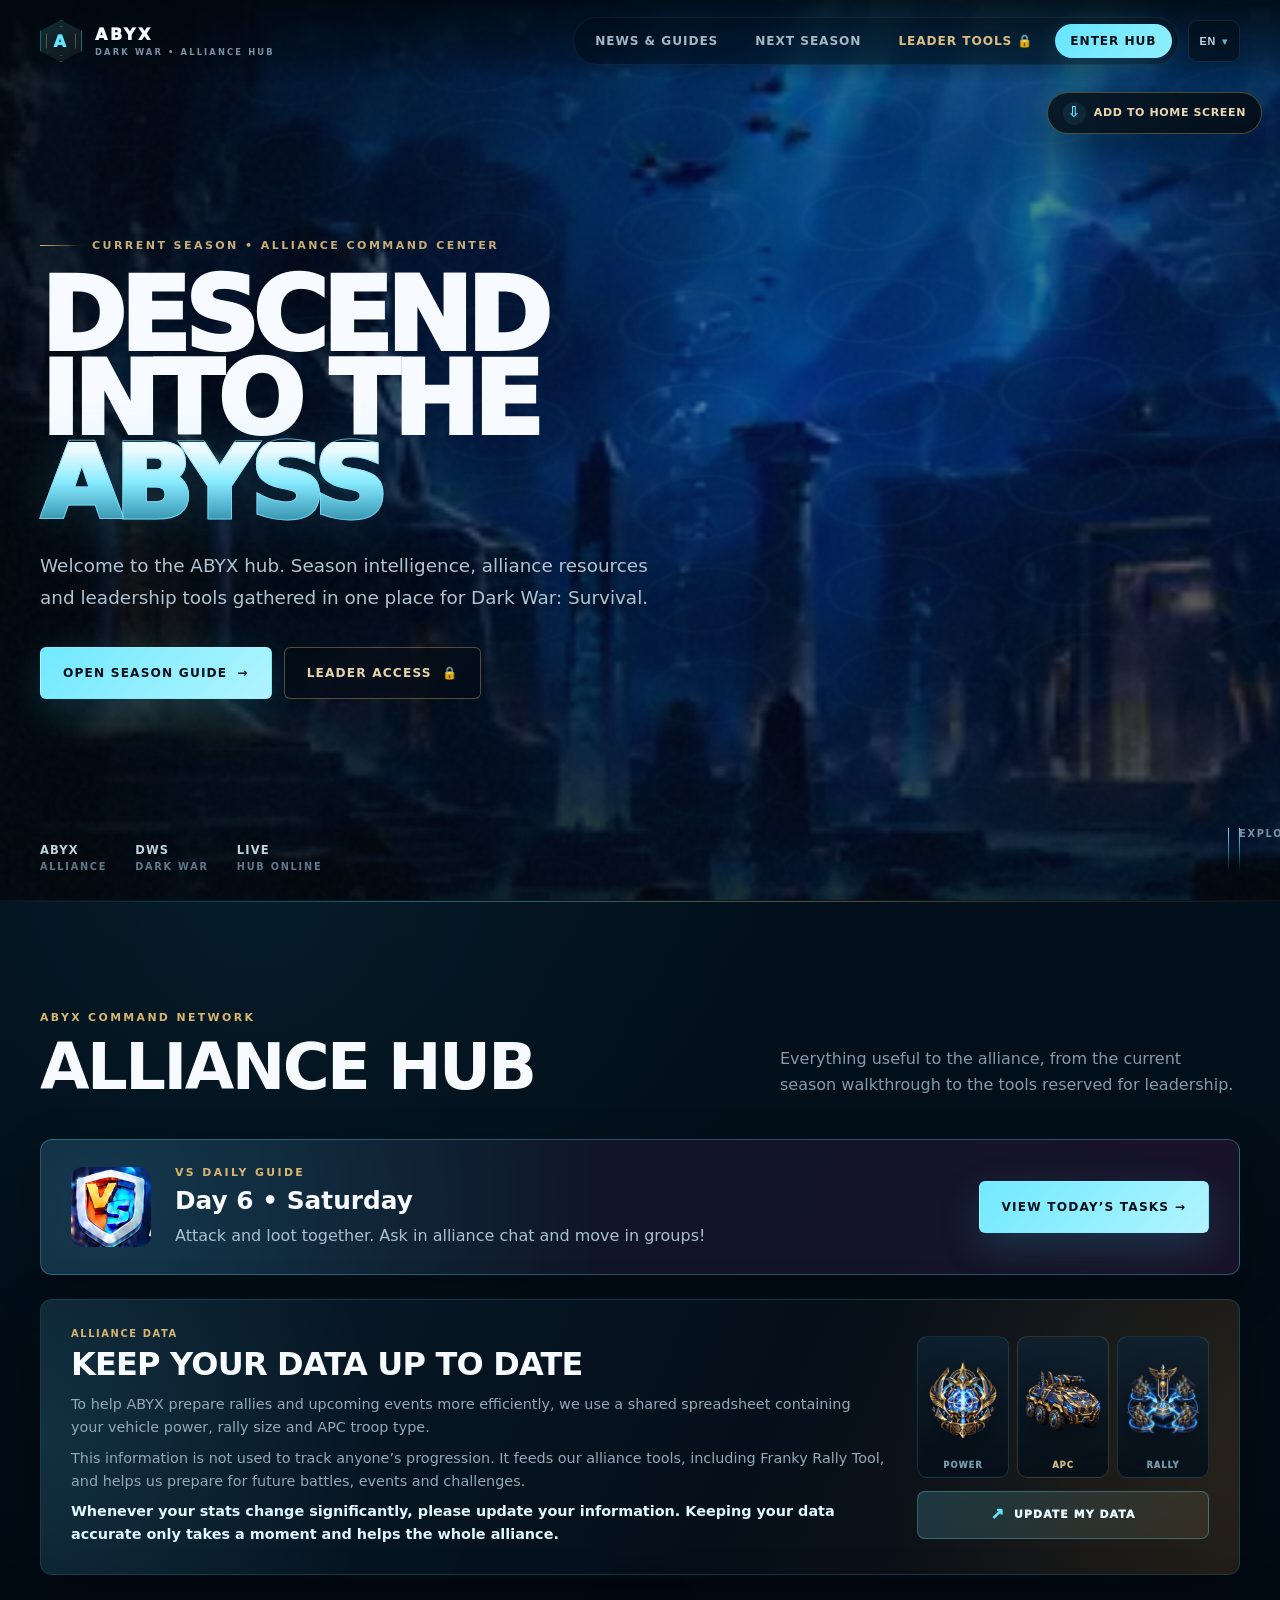
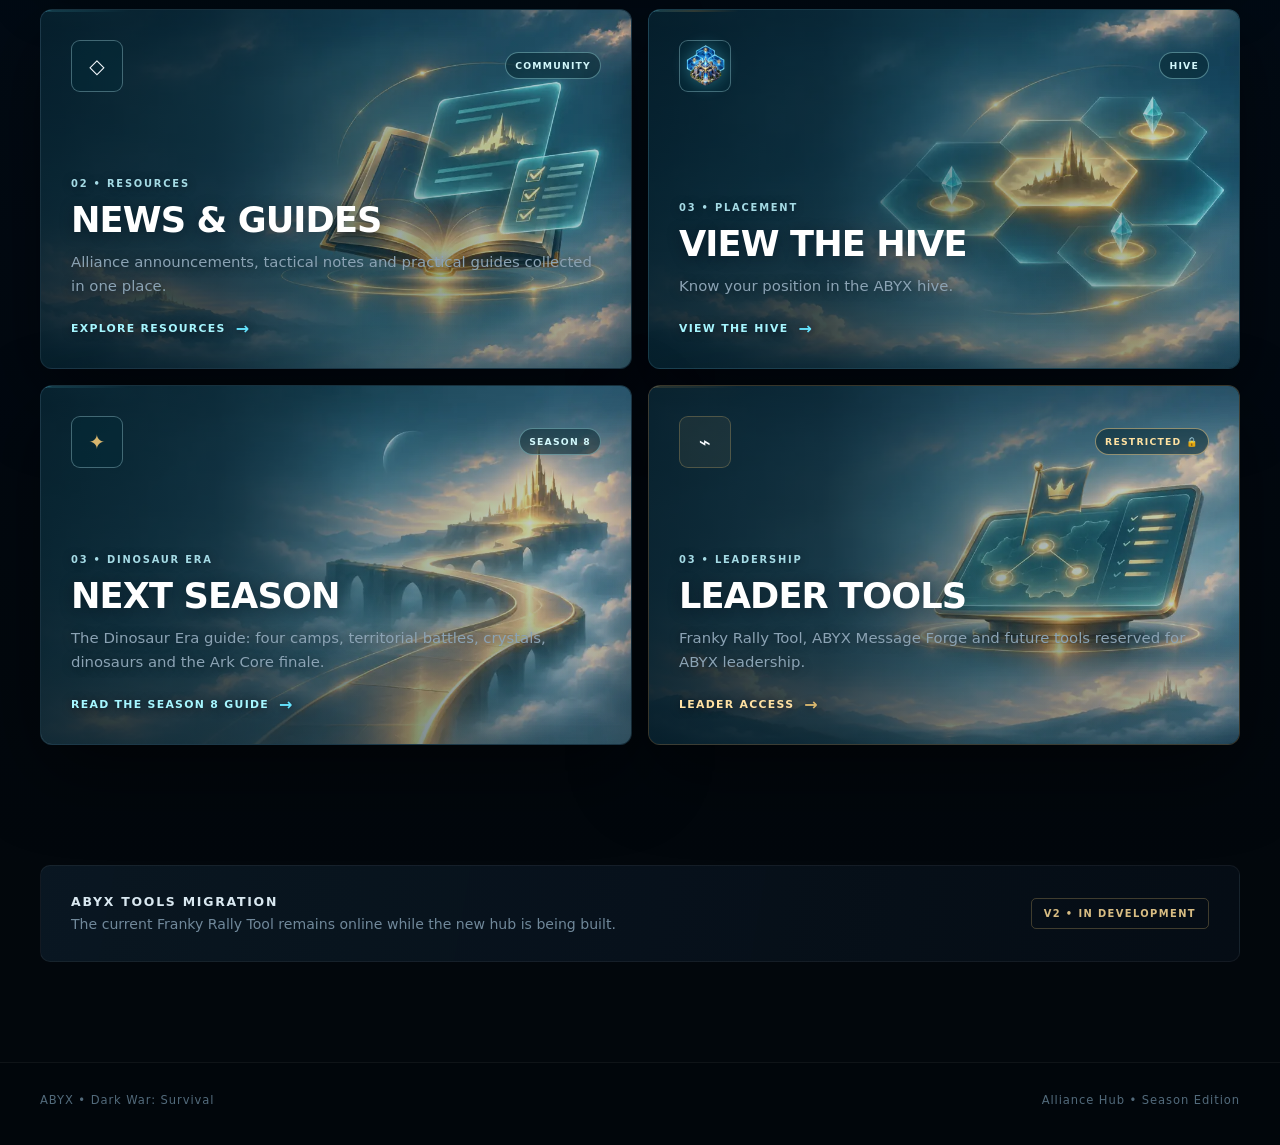
<file: index.html>
<!doctype html>
<html lang="en">
<head>
  <meta charset="utf-8">
  <meta name="viewport" content="width=device-width,initial-scale=1,viewport-fit=cover">
<meta http-equiv="Cache-Control" content="no-cache, no-store, must-revalidate">
<meta http-equiv="Pragma" content="no-cache">
<meta http-equiv="Expires" content="0">
  <meta name="description" content="ABYX Dark War: Survival alliance hub — season guides, resources and leader tools.">
  <meta name="theme-color" content="#020811">
<meta name="color-scheme" content="dark">
<meta name="apple-mobile-web-app-capable" content="yes">
<meta name="apple-mobile-web-app-status-bar-style" content="black-translucent">
<meta name="apple-mobile-web-app-title" content="ABYX">
<link rel="apple-touch-icon" href="https://abyx-dwd.github.io/abyx-icon-180.png?v=6">
<link rel="apple-touch-icon-precomposed" href="https://abyx-dwd.github.io/abyx-icon-180.png?v=6">
<link rel="icon" type="image/png" sizes="192x192" href="https://abyx-dwd.github.io/abyx-icon-192.png?v=3">
<link rel="manifest" href="./manifest.webmanifest?v=4">
<title>ABYX • Dark War: Survival</title>
  <style>
    :root{
      --bg:#020811;
      --panel:rgba(6,17,29,.72);
      --line:rgba(123,224,255,.17);
      --line-gold:rgba(220,184,104,.24);
      --text:#f7fbff;
      --cyan:#66e5ff;
      --gold:#d8b66e;
      --shadow:0 28px 80px rgba(0,0,0,.48);
      --max:1200px;
    }
    *{box-sizing:border-box}
    html{scroll-behavior:smooth}
    body{
      margin:0;min-height:100vh;color:var(--text);overflow-x:hidden;
      background:radial-gradient(circle at 50% -12%,rgba(32,143,193,.12),transparent 34%),linear-gradient(180deg,#020912 0%,#02070d 100%);
      font-family:Inter,ui-sans-serif,system-ui,-apple-system,BlinkMacSystemFont,"Segoe UI",sans-serif;
    }
    a{color:inherit;text-decoration:none}
    .shell{width:min(var(--max),calc(100% - 36px));margin:auto}

    .topbar{position:fixed;inset:0 0 auto;z-index:50;padding-top:env(safe-area-inset-top,0px)}
    /* iPhone standalone/fullscreen: reserve the real status bar + Dynamic Island cutout.
       Keep the content below that area without moving the full-screen background. */
    @supports (padding-top:constant(safe-area-inset-top)){
      .topbar{padding-top:constant(safe-area-inset-top)}
      .topbar{padding-top:env(safe-area-inset-top,0px)}
    }
    .topbar:before{content:"";position:absolute;inset:0;background:linear-gradient(180deg,rgba(1,7,13,.84),rgba(1,7,13,.32) 70%,transparent);pointer-events:none}
    .nav{min-height:82px;display:flex;align-items:center;justify-content:space-between;gap:22px;position:relative;z-index:1}
    .brand{display:flex;align-items:center;gap:13px;font-weight:950;letter-spacing:.16em;text-transform:uppercase;white-space:nowrap}
    .brand-mark{
      position:relative;width:42px;height:42px;display:grid;place-items:center;
      border:1px solid rgba(102,229,255,.32);
      background:linear-gradient(145deg,rgba(102,229,255,.16),rgba(216,182,110,.06));
      clip-path:polygon(50% 0,100% 26%,100% 74%,50% 100%,0 74%,0 26%);
      box-shadow:0 0 28px rgba(45,193,231,.18);color:var(--cyan)
    }
    .brand-mark:after{content:"";position:absolute;inset:5px;border:1px solid rgba(216,182,110,.35);clip-path:inherit}
    .brand small{display:block;color:#7891a4;font-size:.52rem;letter-spacing:.26em;margin-top:3px;font-weight:700}
    .nav-links{
      display:flex;align-items:center;gap:7px;padding:6px;
      border:1px solid rgba(255,255,255,.06);border-radius:999px;
      background:rgba(2,10,17,.38);backdrop-filter:blur(14px)
    }
    .nav-links a{padding:10px 15px;border-radius:999px;color:#a5b6c4;font-size:.76rem;font-weight:850;letter-spacing:.075em;text-transform:uppercase;transition:.2s ease}
    .nav-links a:hover{color:#fff;background:rgba(102,229,255,.08)}
    .leader-nav{color:#d9bd82!important}
    .nav-cta{padding:11px 16px;border-radius:8px;color:#031018!important;background:linear-gradient(135deg,var(--cyan),#90efff);box-shadow:0 8px 28px rgba(102,229,255,.14)}
    .nav-actions{display:flex;align-items:center;gap:9px}
    .lang-picker{position:relative}
    .lang-current{
      min-width:52px;height:42px;padding:0 11px;display:flex;align-items:center;justify-content:center;gap:6px;
      border:1px solid rgba(255,255,255,.09);border-radius:9px;background:rgba(2,10,17,.5);
      color:#c4d7e3;backdrop-filter:blur(14px);cursor:pointer;font-size:.67rem;font-weight:900;letter-spacing:.08em;
      transition:.2s ease
    }
    .lang-current:hover,.lang-picker.open .lang-current{border-color:rgba(102,229,255,.32);color:#fff;background:rgba(102,229,255,.07)}
    .lang-current:after{content:"▾";font-size:.62rem;color:#6aaec1;transition:.2s ease}
    .lang-picker.open .lang-current:after{transform:rotate(180deg)}
    .lang-menu{
      position:absolute;top:calc(100% + 9px);right:0;min-width:190px;padding:7px;
      border:1px solid rgba(102,229,255,.14);border-radius:11px;
      background:rgba(3,12,21,.96);backdrop-filter:blur(18px);box-shadow:0 24px 60px rgba(0,0,0,.5);
      opacity:0;visibility:hidden;transform:translateY(-6px);transition:.18s ease
    }
    .lang-picker.open .lang-menu{opacity:1;visibility:visible;transform:translateY(0)}
    .lang-option{
      width:100%;height:37px;padding:0 11px;display:flex;align-items:center;justify-content:space-between;
      border:0;border-radius:7px;background:transparent;color:#93a9b8;cursor:pointer;text-align:left;
      font-size:.72rem;font-weight:800;letter-spacing:.035em
    }
    .lang-option:hover{color:#fff;background:rgba(102,229,255,.07)}
    .lang-option.active{color:#07131c;background:linear-gradient(135deg,#70e9ff,#aef3ff)}
    .lang-code{font-size:.6rem;letter-spacing:.1em;opacity:.7}


    .hero{
      position:relative;min-height:100svh;display:grid;align-items:center;
      isolation:isolate;overflow:hidden;background:#020812
    }
    .hero-scene{position:absolute;inset:-5%;z-index:-8;overflow:hidden;background:#03101c}
    .hero-image{
      position:absolute;inset:-3%;
      background-image:url("./assets/abyx-hero-egypt.webp");
      background-size:cover;background-position:center 48%;
      filter:saturate(1.13) contrast(1.06) brightness(.82);
      transform:scale(1.12);animation:sceneDrift 24s ease-in-out infinite alternate;
      will-change:transform
    }
    .hero-vignette{
      position:absolute;inset:0;z-index:2;
      background:
        linear-gradient(90deg,rgba(1,7,12,.9) 0%,rgba(1,7,12,.52) 33%,rgba(1,7,12,.12) 62%,rgba(1,7,12,.35) 100%),
        linear-gradient(180deg,rgba(1,7,12,.32) 0%,rgba(1,7,12,.05) 45%,rgba(1,7,12,.76) 95%)
    }
    .water-glow{
      position:absolute;inset:-15% -8% 20%;z-index:1;opacity:.48;
      background:conic-gradient(from 252deg at 54% -8%,transparent 0 12deg,rgba(97,224,255,.2) 18deg,transparent 27deg 45deg,rgba(97,224,255,.11) 51deg,transparent 61deg 360deg);
      filter:blur(12px);transform-origin:50% -10%;
      animation:raySway 17s ease-in-out infinite alternate
    }
    .caustics{
      position:absolute;inset:-25%;z-index:1;opacity:.11;mix-blend-mode:screen;
      background:
        radial-gradient(ellipse at center,transparent 0 45%,rgba(126,237,255,.48) 48%,transparent 52%) 0 0/170px 84px,
        radial-gradient(ellipse at center,transparent 0 44%,rgba(126,237,255,.26) 47%,transparent 52%) 80px 38px/190px 92px;
      transform:rotate(-4deg) scale(1.1);animation:causticMove 20s linear infinite
    }
    .hero-noise{
      position:absolute;inset:0;z-index:4;pointer-events:none;opacity:.07;
      background-image:url("data:image/svg+xml,%3Csvg viewBox='0 0 180 180' xmlns='http://www.w3.org/2000/svg'%3E%3Cfilter id='n'%3E%3CfeTurbulence type='fractalNoise' baseFrequency='.85' numOctaves='2' stitchTiles='stitch'/%3E%3C/filter%3E%3Crect width='100%25' height='100%25' filter='url(%23n)' opacity='.45'/%3E%3C/svg%3E")
    }
    .particles{position:absolute;inset:0;z-index:3;overflow:hidden;pointer-events:none}
    .particle{
      position:absolute;bottom:-20px;width:3px;height:3px;border-radius:50%;
      background:rgba(160,238,255,.72);box-shadow:0 0 9px rgba(102,229,255,.55);
      animation:particleRise linear infinite;opacity:0
    }

    .hero-content{padding:140px 0 110px;position:relative;z-index:5}
    .hero-copy{max-width:760px}
    .season-tag{
      display:inline-flex;align-items:center;gap:10px;margin-bottom:22px;
      color:#c8ad75;font-size:.69rem;font-weight:900;letter-spacing:.22em;text-transform:uppercase
    }
    .season-tag:before{content:"";width:42px;height:1px;background:linear-gradient(90deg,var(--gold),transparent)}
    .hero h1{
      margin:0;max-width:800px;font-size:clamp(3.65rem,8vw,7.6rem);
      line-height:.82;letter-spacing:-.055em;text-transform:uppercase;font-weight:950;text-wrap:balance
    }
    .hero h1 .abyss{
      display:block;color:transparent;-webkit-text-stroke:1px rgba(126,229,255,.7);
      background:linear-gradient(180deg,#ecfbff 10%,#87eaff 48%,#237e9c 105%);
      -webkit-background-clip:text;background-clip:text;
      filter:drop-shadow(0 0 24px rgba(69,207,241,.16))
    }
    .hero-sub{max-width:620px;margin:24px 0 0;color:#b0c3d1;font-size:clamp(1rem,2vw,1.15rem);line-height:1.75;text-shadow:0 2px 15px rgba(0,0,0,.6)}
    .hero-actions{display:flex;flex-wrap:wrap;gap:12px;margin-top:32px}
    .btn{
      min-height:52px;padding:0 22px;display:inline-flex;align-items:center;justify-content:center;gap:10px;
      border:1px solid transparent;border-radius:6px;font-size:.76rem;font-weight:900;letter-spacing:.095em;text-transform:uppercase;transition:.23s ease
    }
    .btn-primary{color:#031019;background:linear-gradient(135deg,#71e9ff,#b1f4ff);box-shadow:0 14px 42px rgba(63,208,242,.18)}
    .btn-primary:hover{transform:translateY(-2px);box-shadow:0 18px 50px rgba(63,208,242,.28)}
    .btn-secondary{color:#e6d4ac;border-color:rgba(216,182,110,.38);background:rgba(4,12,20,.52);backdrop-filter:blur(12px)}
    .btn-secondary:hover{border-color:rgba(216,182,110,.72);background:rgba(216,182,110,.08);transform:translateY(-2px)}

    .hero-meta{
      position:absolute;left:50%;bottom:28px;z-index:6;width:min(var(--max),calc(100% - 36px));
      transform:translateX(-50%);display:flex;align-items:end;justify-content:space-between;gap:22px
    }
    .meta-line{display:flex;gap:28px;color:#61788b;font-size:.61rem;font-weight:850;letter-spacing:.18em;text-transform:uppercase}
    .meta-line strong{display:block;color:#bfd3df;font-size:.72rem;margin-bottom:4px;letter-spacing:.1em}
    .scroll-cue{display:flex;align-items:center;gap:10px;color:#7890a3;font-size:.61rem;letter-spacing:.18em;font-weight:850;text-transform:uppercase}
    .scroll-cue span{width:1px;height:44px;display:block;background:linear-gradient(180deg,var(--cyan),transparent);animation:scrollPulse 2s ease-in-out infinite}

    .hub{
      position:relative;z-index:10;padding:110px 0 120px;
      background:radial-gradient(circle at 20% 0%,rgba(30,142,178,.09),transparent 28%),linear-gradient(180deg,#03101b 0%,#020912 60%,#02070c 100%);
      border-top:1px solid rgba(102,229,255,.07)
    }
    .hub:before{content:"";position:absolute;top:0;left:0;right:0;height:1px;background:linear-gradient(90deg,transparent,var(--cyan),var(--gold),transparent);opacity:.35}
    .section-eyebrow{color:var(--gold);font-size:.68rem;font-weight:900;letter-spacing:.22em;text-transform:uppercase;margin-bottom:12px}
    .section-head{display:flex;align-items:end;justify-content:space-between;gap:28px;margin-bottom:40px}
    .section-head h2{margin:0;font-size:clamp(2.1rem,5vw,4.2rem);line-height:.98;letter-spacing:-.04em;text-transform:uppercase}
    .section-head p{max-width:460px;margin:0;color:#829aac;line-height:1.65}

    .data-update-panel{
      position:relative;display:grid;grid-template-columns:minmax(0,1fr) 292px;align-items:center;gap:30px;
      margin:0 0 34px;padding:28px 30px;overflow:hidden;
      border:1px solid rgba(102,229,255,.18);border-radius:12px;
      background:linear-gradient(115deg,rgba(9,29,44,.94),rgba(5,16,27,.96) 58%,rgba(25,22,18,.92));
      box-shadow:0 20px 55px rgba(0,0,0,.32)
    }
    .data-update-panel:before{
      content:"";position:absolute;inset:0;pointer-events:none;
      background:radial-gradient(circle at 0 50%,rgba(102,229,255,.11),transparent 28%),radial-gradient(circle at 100% 50%,rgba(216,182,110,.09),transparent 30%)
    }
    .data-update-copy{position:relative;z-index:1;min-width:0}
    .data-update-eyebrow{color:var(--gold);font-size:.62rem;font-weight:900;letter-spacing:.16em;text-transform:uppercase;margin-bottom:6px}
    .data-update-copy h3{margin:0 0 10px;font-size:clamp(1.35rem,2.6vw,2rem);letter-spacing:-.025em;text-transform:uppercase}
    .data-update-copy p{margin:0 0 8px;color:#93a9b9;line-height:1.58;font-size:.9rem}
    .data-update-copy p:last-child{margin-bottom:0}
    .data-update-copy strong{color:#dff8ff}
    .data-update-side{position:relative;z-index:1;display:grid;gap:13px;align-self:stretch;align-content:center}
    .data-update-visuals{display:grid;grid-template-columns:repeat(3,minmax(0,1fr));gap:8px}
    .data-update-visual{
      min-width:0;padding:8px 6px 7px;border:1px solid rgba(102,229,255,.14);border-radius:10px;
      background:linear-gradient(180deg,rgba(14,34,51,.78),rgba(5,15,25,.88));
      text-align:center;overflow:hidden
    }
    .data-update-visual:nth-child(2){border-color:rgba(216,182,110,.20)}
    .data-update-visual img,.data-update-visual svg{
      display:block;width:100%;max-width:82px;aspect-ratio:1/1;object-fit:contain;margin:0 auto 3px;
      filter:drop-shadow(0 7px 12px rgba(0,0,0,.36))
    }
    .data-update-visual span{
      display:block;color:#7799aa;font-size:.52rem;font-weight:950;letter-spacing:.12em;text-transform:uppercase
    }
    .data-update-visual:nth-child(2) span{color:#cdb57f}
    .data-update-action{
      position:relative;z-index:1;display:inline-flex;align-items:center;justify-content:center;gap:9px;width:100%;
      min-height:48px;padding:0 18px;border:1px solid rgba(102,229,255,.30);border-radius:8px;
      background:linear-gradient(135deg,rgba(102,229,255,.18),rgba(216,182,110,.10));
      color:#e9fbff;font-size:.68rem;font-weight:950;letter-spacing:.10em;text-transform:uppercase;white-space:nowrap;
      transition:.22s ease
    }
    .data-update-action:hover{transform:translateY(-2px);border-color:rgba(102,229,255,.58);box-shadow:0 12px 30px rgba(0,0,0,.30)}
    .data-update-action>span:first-child{color:var(--cyan);font-size:1rem}
    @media(max-width:900px){
      .data-update-panel{grid-template-columns:1fr;gap:20px;padding:24px}
      .data-update-side{width:100%}
      .data-update-visuals{max-width:390px}
      .data-update-visual img,.data-update-visual svg{max-width:76px}
    }
    @media(max-width:520px){
      .data-update-panel{padding:21px 18px}
      .data-update-visuals{max-width:none;gap:6px}
      .data-update-visual{padding:6px 4px}
      .data-update-visual img,.data-update-visual svg{max-width:68px}
      .data-update-action{white-space:normal;text-align:center}
    }

    .next-season-card{border-color:rgba(216,182,110,.25);background:linear-gradient(150deg,rgba(32,33,44,.85),rgba(6,16,29,.95))}
    .next-season-card .card-icon{color:var(--gold)}

    /* ABYX HUB V3 — airy fantasy artwork, optimized responsive card backgrounds. */
    .hub-card{isolation:isolate}
    .hub-card-art{
      position:absolute;inset:0;z-index:0;pointer-events:none;
      background-position:center 46%;background-repeat:no-repeat;background-size:cover;
      opacity:.96;
      transform:scale(1.012);
      transform-origin:76% 50%;
      transition:transform .6s cubic-bezier(.2,.7,.2,1), filter .4s ease;
      filter:saturate(.88) contrast(1.03);
    }
    .hub-card:hover .hub-card-art{transform:scale(1.065);filter:saturate(.99) contrast(1.04)}
    .card-news .hub-card-art{background-image:url("./assets/hub/news-guides-v3.webp")}
    .card-hive .hub-card-art{background-image:url("./assets/hub/view-the-hive-v3.webp")}
    .card-next .hub-card-art{background-image:url("./assets/hub/next-season-v3.webp")}
    .card-leader .hub-card-art{background-image:url("./assets/hub/leader-tools-v3.webp")}
    .hub-card .card-top,.hub-card .card-body{z-index:2}
    .hub-card .card-index{color:#a5dbe5;text-shadow:0 1px 10px rgba(1,14,24,.45)}
    .hub-card h3{color:#fff;text-shadow:0 2px 14px rgba(0,11,22,.42)}
    .hub-card p{color:#e7f3f5;text-shadow:0 1px 10px rgba(0,9,18,.5);max-width:515px}
    .hub-card .card-link{color:#a6f6ff;text-shadow:0 1px 9px rgba(0,9,18,.65)}
    .hub-card.gold .card-link{color:#ffe1a3}
    .hub-card .status{background:rgba(5,36,46,.53);color:#d3f8fc;border-color:rgba(165,234,238,.42)}
    .hub-card.gold .status{color:#ffe2a2;border-color:rgba(255,218,143,.5)}
    .hub-card .card-icon{background:rgba(4,43,55,.46);border-color:rgba(177,230,237,.35)}
    @media(max-width:700px){
      .hub-card-art{background-position:60% center;opacity:.91}
    }
    @media(prefers-reduced-motion:reduce){
      .hub-card-art{transition:none}
      .hub-card:hover .hub-card-art{transform:none}
    }
    .hub-grid{display:grid;grid-template-columns:repeat(2,minmax(0,1fr));gap:16px}
    .hub-card{
      position:relative;min-height:360px;display:flex;flex-direction:column;overflow:hidden;padding:30px;
      border:1px solid var(--line);border-radius:12px;
      background:linear-gradient(180deg,rgba(12,28,43,.78),rgba(4,14,24,.92));
      box-shadow:var(--shadow);transition:.3s cubic-bezier(.2,.7,.2,1)
    }
    .hub-card:before{
      content:"";position:absolute;inset:0;z-index:1;pointer-events:none;
      background:linear-gradient(90deg,rgba(2,24,35,.82) 0%,rgba(3,27,39,.70) 30%,rgba(8,43,55,.36) 57%,rgba(2,26,37,.12) 100%),
                 linear-gradient(0deg,rgba(1,17,27,.24) 0%,transparent 50%);
      opacity:1;transition:background .3s ease
    }
    .hub-card:after{
      content:"";position:absolute;left:0;top:0;width:90px;height:2px;
      background:linear-gradient(90deg,var(--cyan),transparent);box-shadow:0 0 16px rgba(102,229,255,.5)
    }
    .hub-card:hover{transform:translateY(-7px);border-color:rgba(102,229,255,.34);box-shadow:0 34px 90px rgba(0,0,0,.55),0 0 0 1px rgba(102,229,255,.04) inset}
    .hub-card:hover:before{opacity:.92}
    .hive-card{border-color:rgba(102,229,255,.22)}
    .hive-card::after{background:linear-gradient(90deg,#66e5ff,#d8b66e,transparent);box-shadow:0 0 18px rgba(102,229,255,.42)}
    .hive-card .card-icon{color:#d8b66e}
    .hub-card.gold{border-color:var(--line-gold)}
    .hub-card.gold:after{background:linear-gradient(90deg,var(--gold),transparent);box-shadow:0 0 16px rgba(216,182,110,.45)}
    .card-top{position:relative;z-index:1;display:flex;align-items:center;justify-content:space-between;gap:12px}
    .card-icon{width:52px;height:52px;display:grid;place-items:center;border:1px solid rgba(102,229,255,.2);background:rgba(102,229,255,.06);border-radius:9px;font-size:1.25rem}
    .gold .card-icon{border-color:rgba(216,182,110,.28);background:rgba(216,182,110,.07)}
    .status{padding:7px 9px;border:1px solid rgba(102,229,255,.16);border-radius:999px;color:#7fdff4;font-size:.58rem;font-weight:900;letter-spacing:.13em;text-transform:uppercase}
    .gold .status{color:#ddc692;border-color:rgba(216,182,110,.25)}
    .card-body{position:relative;z-index:1;margin-top:auto}
    .card-index{color:#3e6374;font-size:.62rem;font-weight:900;letter-spacing:.18em;text-transform:uppercase}
    .hub-card h3{margin:10px 0 10px;font-size:clamp(1.5rem,2.8vw,2.2rem);letter-spacing:-.025em;text-transform:uppercase}
    .hub-card p{margin:0;max-width:540px;color:#8ba3b4;line-height:1.65;font-size:.93rem}
    .card-link{display:flex;align-items:center;gap:10px;margin-top:20px;color:#d8f7ff;font-size:.68rem;font-weight:900;letter-spacing:.12em;text-transform:uppercase}
    .card-link:after{content:"→";font-size:1rem;color:var(--cyan);transition:.2s ease}
    .hub-card:hover .card-link:after{transform:translateX(5px)}
    .gold .card-link{color:#ead8b3}.gold .card-link:after{color:var(--gold)}

    .hive-modal{
      position:fixed;inset:0;z-index:6000;display:none;align-items:center;justify-content:center;
      padding:22px;background:rgba(0,5,10,.90);backdrop-filter:blur(12px)
    }
    .hive-modal.open{display:flex}
    .hive-modal-dialog{
      position:relative;width:min(96vw,1500px);height:min(92vh,980px);padding:14px;
      display:grid;grid-template-rows:auto minmax(0,1fr);
      border:1px solid rgba(102,229,255,.24);border-radius:14px;
      background:linear-gradient(180deg,rgba(6,19,31,.98),rgba(2,9,16,.99));
      box-shadow:0 35px 120px rgba(0,0,0,.72);overflow:hidden
    }
    .hive-modal-head{display:flex;align-items:center;justify-content:space-between;gap:15px;padding:3px 3px 12px}
    .hive-modal-title{color:#dceff8;font-size:.72rem;font-weight:950;letter-spacing:.15em;text-transform:uppercase}
    .hive-modal-actions{display:flex;align-items:center;gap:7px;margin-left:auto}
    .hive-modal-tool,.hive-modal-close{
      width:40px;height:40px;display:grid;place-items:center;border:1px solid rgba(255,255,255,.12);border-radius:9px;
      background:rgba(255,255,255,.045);color:#e9f8ff;font-size:1.15rem;font-weight:900;cursor:pointer
    }
    .hive-modal-tool:hover,.hive-modal-close:hover{border-color:rgba(102,229,255,.4);background:rgba(102,229,255,.08)}
    .hive-modal-viewport{
      position:relative;min-width:0;min-height:0;overflow:hidden;border:1px solid rgba(216,182,110,.18);
      border-radius:8px;background:#020b12;cursor:grab;touch-action:none
    }
    .hive-modal-viewport.dragging{cursor:grabbing}
    .hive-modal-image{
      position:absolute;left:0;top:0;display:block;max-width:none;max-height:none;width:auto;height:auto;
      transform-origin:0 0;will-change:transform;user-select:none;-webkit-user-drag:none;pointer-events:none
    }
    .hive-zoom-label{
      min-width:58px;text-align:center;color:#8fb0bf;font-size:.62rem;font-weight:900;letter-spacing:.06em
    }
    .hive-modal-hint{
      position:absolute;left:12px;bottom:10px;z-index:2;padding:6px 8px;border-radius:6px;
      background:rgba(0,7,12,.72);color:#698696;font-size:.58rem;letter-spacing:.06em;pointer-events:none
    }
    body.hive-modal-open{overflow:hidden}
    @media(max-width:640px){
      .hive-modal{padding:8px}
      .hive-modal-dialog{width:100%;height:96vh;padding:9px;border-radius:10px}
      .hive-modal-head{padding-bottom:8px}
      .hive-modal-tool,.hive-modal-close{width:36px;height:36px}
      .hive-zoom-label{display:none}
      .hive-modal-hint{font-size:.52rem}
    }

    .coming{padding:0 0 100px;background:#02070c}
    .coming-panel{
      display:grid;grid-template-columns:1fr auto;align-items:center;gap:28px;padding:28px 30px;
      border:1px solid rgba(255,255,255,.055);border-radius:10px;
      background:linear-gradient(100deg,rgba(14,31,45,.66),rgba(6,14,23,.82))
    }
    .coming-panel strong{display:block;margin-bottom:5px;font-size:.78rem;letter-spacing:.14em;text-transform:uppercase;color:#d9e8f0}
    .coming-panel span{color:#70889a;font-size:.88rem}
    .coming-badge{color:#d8bd83;border:1px solid rgba(216,182,110,.28);padding:9px 12px;border-radius:5px;font-size:.62rem;font-weight:900;letter-spacing:.14em;text-transform:uppercase}

    footer{border-top:1px solid rgba(255,255,255,.055);background:#01060b;color:#526a7b;padding:30px 0 38px;font-size:.72rem;letter-spacing:.08em}
    .foot{display:flex;justify-content:space-between;gap:20px;align-items:center}

    @keyframes sceneDrift{
      0%{transform:scale(1.12) translate3d(-.6%,0,0)}
      50%{transform:scale(1.16) translate3d(.7%,-.45%,0)}
      100%{transform:scale(1.13) translate3d(-.2%,.35%,0)}
    }
    @keyframes raySway{
      0%{transform:rotate(-3deg) scaleX(.96);opacity:.35}
      50%{transform:rotate(2deg) scaleX(1.04);opacity:.52}
      100%{transform:rotate(-1deg) scaleX(.98);opacity:.4}
    }
    @keyframes causticMove{from{background-position:0 0,80px 38px}to{background-position:250px 110px,330px 148px}}
    @keyframes particleRise{
      0%{transform:translate3d(0,0,0) scale(.75);opacity:0}
      15%{opacity:.55}
      80%{opacity:.35}
      100%{transform:translate3d(var(--drift),-112vh,0) scale(1.25);opacity:0}
    }
    @keyframes scrollPulse{
      0%,100%{opacity:.3;transform:scaleY(.72);transform-origin:top}
      50%{opacity:1;transform:scaleY(1);transform-origin:top}
    }

    @media(max-width:920px){
      .nav-links a:not(.nav-cta){display:none}
      .nav-links{border:0;background:transparent;padding:0}
      .hub-grid{grid-template-columns:1fr 1fr}
      .hub-card:first-child{grid-column:auto}
      .section-head{align-items:start;flex-direction:column}
    }
    @media(max-width:640px){
      .shell{width:min(100% - 26px,var(--max))}
      .nav{min-height:70px}
      .brand{font-size:.88rem}
      .brand-mark{width:37px;height:37px}
      .nav-cta{padding:10px 12px!important;font-size:.62rem!important}
      .nav-actions{gap:6px}
      .lang-current{min-width:46px;height:38px;padding:0 9px}
      .lang-menu{position:fixed;top:calc(66px + env(safe-area-inset-top,0px));right:13px;left:13px;min-width:0;max-height:calc(100dvh - 80px - env(safe-area-inset-top,0px) - env(safe-area-inset-bottom,0px));overflow-y:auto;overscroll-behavior:contain}

      .hero-content{padding:116px 0 116px}
      .hero h1{font-size:clamp(3.25rem,17vw,5.2rem)}
      .hero-sub{font-size:.98rem}
      .btn{width:100%}
      .hero-meta{bottom:18px}
      .meta-line{gap:15px}
      .meta-line > div:nth-child(2){display:none}
      .scroll-cue{display:none}
      .hub{padding:80px 0}
      .hub-grid{grid-template-columns:1fr}
      .hub-card:first-child{grid-column:auto}
      .hub-card{min-height:310px;padding:24px}
      .coming-panel{grid-template-columns:1fr}
      .coming-badge{width:max-content}
      .foot{align-items:flex-start;flex-direction:column}
    }
    @media(prefers-reduced-motion:reduce){
      html{scroll-behavior:auto}
      .hero-image,.water-glow,.caustics,.particle,.scroll-cue span{animation:none!important}
      .hub-card,.btn{transition:none}
    }
  </style>
  <link rel="stylesheet" href="/install.css?v=2">
  <script src="/install.js?v=ja9" defer></script>
<link rel="stylesheet" href="./alliance-duel/home-card.css">
<script src="./alliance-duel/locales.js?v=ja10" defer></script>
<script src="./alliance-duel/days.js" defer></script>
<script src="./alliance-duel/home-card.js" defer></script>
</head>
<body>
  <header class="topbar">
    <div class="shell nav">
      <a href="#top" class="brand" aria-label="ABYX home">
        <span class="brand-mark">A</span>
        <span>ABYX<small data-i18n="brandSub">Dark War • Alliance Hub</small></span>
      </a>
      <div class="nav-actions">
        <nav class="nav-links" aria-label="Main navigation">
          <a href="./news-guides/" data-i18n="navNews">News & Guides</a>
          <a href="./next-season/" data-i18n="navNextSeason">Next Season</a>
          <a class="leader-nav" href="./leader-tools/" data-i18n="navLeader">Leader Tools 🔒</a>
          <a class="nav-cta" href="#hub" data-i18n="navEnter">Enter Hub</a>
        </nav>
                <div class="lang-picker" id="langPicker">
          <button class="lang-current" id="langCurrent" type="button" aria-haspopup="true" aria-expanded="false">EN</button>
          <div class="lang-menu" id="langMenu" role="menu" aria-label="Language">
            <button class="lang-option" type="button" data-lang="en"><span>English</span><span class="lang-code">EN</span></button>
            <button class="lang-option" type="button" data-lang="fr"><span>Français</span><span class="lang-code">FR</span></button>
            <button class="lang-option" type="button" data-lang="it"><span>Italiano</span><span class="lang-code">IT</span></button>
            <button class="lang-option" type="button" data-lang="de"><span>Deutsch</span><span class="lang-code">DE</span></button>
            <button class="lang-option" type="button" data-lang="pl"><span>Polski</span><span class="lang-code">PL</span></button>
            <button class="lang-option" type="button" data-lang="ru"><span>Русский</span><span class="lang-code">RU</span></button>
            <button class="lang-option" type="button" data-lang="uk"><span>Українська</span><span class="lang-code">UA</span></button>
            <button class="lang-option" type="button" data-lang="nl"><span>Nederlands</span><span class="lang-code">NL</span></button>
            <button class="lang-option" type="button" data-lang="ja"><span>日本語</span><span class="lang-code">JA</span></button>
          </div>
        </div>
      </div>
    </div>
  </header>

  <main id="top">
    <section class="hero">
      <div class="hero-scene" aria-hidden="true">
        <div class="hero-image"></div>
        <div class="water-glow"></div>
        <div class="caustics"></div>
        <div class="particles" id="particles"></div>
        <div class="hero-vignette"></div>
        <div class="hero-noise"></div>
      </div>

      <div class="shell hero-content">
        <div class="hero-copy">
          <div class="season-tag" data-i18n="seasonTag">ABYX • Alliance Command Center</div>
          <h1><span data-i18n="heroLead">Descend into the</span> <span class="abyss" data-i18n="heroAbyss">Abyss</span></h1>
          <p class="hero-sub" data-i18n="heroSub">Welcome to the ABYX hub. Season intelligence, alliance resources and leadership tools gathered in one place for Dark War: Survival.</p>
          <div class="hero-actions">
            <a class="btn btn-primary" href="./news-guides/"><span data-i18n="openSeason">Explore News & Guides</span> <span>→</span></a>
            <a class="btn btn-secondary" href="./leader-tools/"><span data-i18n="leaderAccess">Leader Access</span> <span>🔒</span></a>
          </div>
        </div>
      </div>

      <div class="hero-meta">
        <div class="meta-line">
          <div><strong>ABYX</strong><span data-i18n="metaAlliance">Alliance</span></div>
          <div><strong>DWS</strong>Dark War</div>
          <div><strong>LIVE</strong><span data-i18n="metaOnline">Hub Online</span></div>
        </div>
        <div class="scroll-cue"><span></span><span data-i18n="explore">Explore</span></div>
      </div>
    </section>

    <section class="hub" id="hub">
      <div class="shell">
        <div class="section-head">
          <div>
            <div class="section-eyebrow" data-i18n="commandNetwork">ABYX Command Network</div>
            <h2 data-i18n="hubTitle">Alliance Hub</h2>
          </div>
          <p data-i18n="hubIntro">Alliance news, guides, hive placement, the next season and leadership tools.</p>
        </div>


        <a class="vs-daily" href="./alliance-duel/" aria-label="VS Daily Guide — view today’s tasks">
          <img src="./alliance-duel/assets/vs.webp" width="80" height="80" alt="VS" loading="lazy">
          <div><div class="section-eyebrow">VS DAILY GUIDE</div><h3 id="vs-today">Alliance Duel</h3><p id="vs-summary">Today’s tasks, tomorrow’s preparation. Win together.</p></div>
          <span class="btn btn-primary">View today’s tasks →</span>
        </a>

        <div class="data-update-panel" id="data-update">
          <div class="data-update-copy">
            <div class="data-update-eyebrow" data-i18n="dataUpdateEyebrow">Alliance data</div>
            <h3 data-i18n="dataUpdateTitle">Keep your data up to date</h3>
            <p data-i18n="dataUpdateP1">To help ABYX prepare rallies and upcoming events more efficiently, we use a shared spreadsheet containing your vehicle power, rally size and APC troop type.</p>
            <p data-i18n="dataUpdateP2">This information is not used to track anyone’s progression. It feeds our alliance tools, including Franky Rally Tool, and helps us prepare for future battles, events and challenges.</p>
            <p><strong data-i18n="dataUpdateP3">Whenever your stats change significantly, please update your information. Keeping your data accurate only takes a moment and helps the whole alliance.</strong></p>
          </div>
          <div class="data-update-side">
            <div class="data-update-visuals" aria-label="Vehicle power, APC and rally size">
              <div class="data-update-visual">
                <img src="./assets/data-power.webp?v=20260928-2" width="112" height="112" alt="" loading="lazy">
                <span data-i18n="dataUpdatePower">Power</span>
              </div>
              <div class="data-update-visual">
                <img src="./assets/data-apc.webp?v=20260928-2" width="112" height="112" alt="" loading="lazy">
                <span>APC</span>
              </div>
              <div class="data-update-visual">
                <img id="dataRallyImage" width="112" height="112" alt="Rally" loading="eager" decoding="async">
                <span data-i18n="dataUpdateRally">Rally</span>
              </div>
            </div>
            <a class="data-update-action" href="https://docs.google.com/spreadsheets/d/1_ci0bnYNIXa_weidXqOARD4MdHXkSFNvtVHsZ98Y5KU/edit?usp=sharing#gid=1705274318" target="_blank" rel="noopener">
              <span>↗</span><span data-i18n="dataUpdateButton">Update my data</span>
            </a>
          </div>
        </div>

        <div class="hub-grid">
          <a class="hub-card card-news" id="news-guides" href="./news-guides/">
            <div class="hub-card-art" aria-hidden="true"></div>
            <div class="card-top">
              <div class="card-icon">◇</div>
              <span class="status" data-i18n="statusCommunity">Community</span>
            </div>
            <div class="card-body">
              <div class="card-index" data-i18n="resourcesIndex">01 • Resources</div>
              <h3 data-i18n="newsGuides">News & Guides</h3>
              <p data-i18n="newsDesc">Alliance announcements, tactical notes and practical guides collected in one place.</p>
              <div class="card-link" data-i18n="exploreResources">Explore resources</div>
            </div>
          </a>

          <a class="hub-card hive-card card-hive" id="hive-card" href="#hive-preview" role="button" aria-haspopup="dialog">
            <div class="hub-card-art" aria-hidden="true"></div>
            <div class="card-top">
              <div class="card-icon hive-icon"><img src="[data-uri]" alt="" aria-hidden="true" style="width:46px;height:46px;object-fit:contain;display:block;filter:drop-shadow(0 0 8px rgba(102,229,255,.35))"></div>
              <span class="status" data-i18n="statusHive">Hive</span>
            </div>
            <div class="card-body">
              <div class="card-index" data-i18n="hiveIndex">02 • Placement</div>
              <h3 data-i18n="hiveTitle">View the Hive</h3>
              <p data-i18n="hiveDesc">Know your position in the ABYX hive.</p>
              <div class="card-link" data-i18n="hiveLink">Open the hive</div>
            </div>
          </a>

          <a class="hub-card next-season-card card-next" id="next-season" href="./next-season/">
            <div class="hub-card-art" aria-hidden="true"></div>
            <div class="card-top"><div class="card-icon">✦</div><span class="status" data-i18n="statusUpcoming">Season 8</span></div>
            <div class="card-body">
              <div class="card-index" data-i18n="nextIndex">03 • Dinosaur Era</div>
              <h3 data-i18n="nextSeason">NEXT SEASON</h3>
              <p data-i18n="nextDesc">The Dinosaur Era guide: four camps, territorial battles, crystals, dinosaurs and the Ark Core finale.</p>
              <div class="card-link" data-i18n="nextLink">Read the Season 8 guide</div>
            </div>
          </a>
          <a class="hub-card gold card-leader" id="leader-tools" href="./leader-tools/">
            <div class="hub-card-art" aria-hidden="true"></div>
            <div class="card-top">
              <div class="card-icon">⌁</div>
              <span class="status" data-i18n="statusRestricted">Restricted 🔒</span>
            </div>
            <div class="card-body">
              <div class="card-index" data-i18n="leadershipIndex">04 • Leadership</div>
              <h3 data-i18n="leaderTools">Leader Tools</h3>
              <p data-i18n="leaderDesc">Franky Rally Tool, ABYX Message Forge and future tools reserved for ABYX leadership.</p>
              <div class="card-link" data-i18n="leaderAccessCard">Leader access</div>
            </div>
          </a>
        </div>
      </div>
    </section>

    <section class="coming">
      <div class="shell">
        <div class="coming-panel">
          <div>
            <strong data-i18n="migrationTitle">ABYX tools migration</strong>
            <span data-i18n="migrationDesc">The current Franky Rally Tool remains online while the new hub is being built.</span>
          </div>
          <div class="coming-badge" data-i18n="devBadge">V2 • In development</div>
        </div>
      </div>
    </section>
  </main>


  <div class="hive-modal" id="hiveModal" aria-hidden="true">
    <div class="hive-modal-dialog" role="dialog" aria-modal="true" aria-labelledby="hiveModalTitle">
      <div class="hive-modal-head">
        <div class="hive-modal-title" id="hiveModalTitle" data-i18n="hiveModalTitle">ABYX Hive</div>
        <div class="hive-modal-actions">
          <button class="hive-modal-tool" id="hiveZoomOut" type="button" aria-label="Zoom out">−</button>
          <span class="hive-zoom-label" id="hiveZoomLabel">100%</span>
          <button class="hive-modal-tool" id="hiveZoomIn" type="button" aria-label="Zoom in">+</button>
          <button class="hive-modal-tool" id="hiveZoomReset" type="button" aria-label="Reset zoom">↺</button>
          <button class="hive-modal-close" id="hiveModalClose" type="button" aria-label="Close">×</button>
        </div>
      </div>
      <div class="hive-modal-viewport" id="hiveViewport">
        <img class="hive-modal-image" id="hiveImage" alt="ABYX Hive layout" decoding="async" draggable="false">
        <div class="hive-modal-hint">Pinch / scroll / + − to zoom • drag to move</div>
      </div>
    </div>
  </div>

  <footer>
    <div class="shell foot">
      <span>ABYX • Dark War: Survival</span>
      <span data-i18n="footerEdition">Alliance Hub • Season Edition</span>
    </div>
  </footer>


  <script>
    (function(){
      var translations={
        en:{statusUpcoming:"Season 8",nextIndex:"03 • Dinosaur Era",nextSeason:"NEXT SEASON",nextDesc:"The Dinosaur Era guide: four camps, territorial battles, crystals, dinosaurs and the Ark Core finale.",nextLink:"Read the Season 8 guide",statusHive:"Hive",hiveIndex:"03 • Placement",hiveTitle:"View the Hive",hiveDesc:"Know your position in the ABYX hive.",hiveLink:"Open the hive",leadershipIndex:"04 • Leadership",
          brandSub:"Dark War • Alliance Hub",navSeason:"Season Guide",navNews:"News & Guides",navLeader:"Leader Tools 🔒",navEnter:"Enter Hub",
          seasonTag:"Current Season • Alliance Command Center",heroLead:"Descend into the",heroAbyss:"Abyss",
          heroSub:"Welcome to the ABYX hub. Season intelligence, alliance resources and leadership tools gathered in one place for Dark War: Survival.",
          openSeason:"Open Season Guide",leaderAccess:"Leader Access",metaAlliance:"Alliance",metaOnline:"Hub Online",explore:"Explore",
          commandNetwork:"ABYX Command Network",hubTitle:"Alliance Hub",hubIntro:"Everything useful to the alliance, from the current season walkthrough to the tools reserved for leadership.",
          statusSeason:"Season",fieldIntel:"01 • Field Intelligence",seasonGuide:"Season Guide",seasonDesc:"Interactive objectives, priorities, event guidance and key information for every ABYX member.",openGuide:"Open the guide",
          statusCommunity:"Community",resourcesIndex:"02 • Resources",newsGuides:"News & Guides",newsDesc:"Alliance announcements, tactical notes and practical guides collected in one place.",exploreResources:"Explore resources",
          statusRestricted:"Restricted 🔒",leadershipIndex:"03 • Leadership",leaderTools:"Leader Tools",leaderDesc:"Franky Rally Tool, ABYX Message Forge and future tools reserved for ABYX leadership.",leaderAccessCard:"Leader access",
          migrationTitle:"ABYX tools migration",migrationDesc:"The current Franky Rally Tool remains online while the new hub is being built.",devBadge:"V2 • In development",footerEdition:"Alliance Hub • Season Edition"
        },
        fr:{statusUpcoming:"Saison 8",nextIndex:"03 • Ère des dinosaures",nextSeason:"PROCHAINE SAISON",nextDesc:"Le guide de l'Ère des dinosaures : quatre camps, conquêtes, cristaux, dinosaures et Ark Core.",nextLink:"Lire le guide saison 8",statusHive:"Ruche",hiveIndex:"03 • Placement",hiveTitle:"Voir la ruche",hiveDesc:"Connaître son placement dans la ruche ABYX.",hiveLink:"Consulter la ruche",leadershipIndex:"04 • Commandement",
          brandSub:"Dark War • Hub d’alliance",navSeason:"Guide de saison",navNews:"Infos & Guides",navLeader:"Outils Leaders 🔒",navEnter:"Entrer",
          seasonTag:"Saison actuelle • Centre de commandement de l’alliance",heroLead:"Plongez dans les",heroAbyss:"Abysses",
          heroSub:"Bienvenue sur le hub ABYX. Renseignements de saison, ressources de l’alliance et outils de commandement réunis au même endroit pour Dark War: Survival.",
          openSeason:"Ouvrir le guide de saison",leaderAccess:"Accès Leaders",metaAlliance:"Alliance",metaOnline:"Hub en ligne",explore:"Explorer",
          commandNetwork:"Réseau de commandement ABYX",hubTitle:"Hub de l’alliance",hubIntro:"Tout ce qui est utile à l’alliance, du guide de la saison en cours aux outils réservés au commandement.",
          statusSeason:"Saison",fieldIntel:"01 • Renseignements terrain",seasonGuide:"Guide de saison",seasonDesc:"Objectifs interactifs, priorités, conseils d’événements et informations clés pour tous les membres ABYX.",openGuide:"Ouvrir le guide",
          statusCommunity:"Communauté",resourcesIndex:"02 • Ressources",newsGuides:"Infos & Guides",newsDesc:"Annonces de l’alliance, notes tactiques et guides pratiques réunis au même endroit.",exploreResources:"Explorer les ressources",
          statusRestricted:"Restreint 🔒",leadershipIndex:"03 • Commandement",leaderTools:"Outils Leaders",leaderDesc:"Franky Rally Tool, outil de rédaction de messages d’alliance et futurs outils réservés aux leaders ABYX.",leaderAccessCard:"Accès Leaders",
          migrationTitle:"Migration des outils ABYX",migrationDesc:"Le Franky Rally Tool actuel reste en ligne pendant la construction du nouveau hub.",devBadge:"V2 • En développement",footerEdition:"Hub d’alliance • Édition Saison"
        },
        it:{statusUpcoming:"Stagione 8",nextIndex:"03 • Era dei dinosauri",nextSeason:"PROSSIMA STAGIONE",nextDesc:"La guida all'Era dei dinosauri: quattro schieramenti, territori, cristalli e la battaglia per l'Ark Core.",nextLink:"Leggi la guida stagione 8",statusHive:"Alveare",hiveIndex:"03 • Posizione",hiveTitle:"Vedi l’alveare",hiveDesc:"Scopri la tua posizione nell’alveare ABYX.",hiveLink:"Apri l’alveare",leadershipIndex:"04 • Leadership",
          brandSub:"Dark War • Hub dell’alleanza",navSeason:"Guida stagione",navNews:"Notizie & Guide",navLeader:"Strumenti Leader 🔒",navEnter:"Entra",
          seasonTag:"Stagione attuale • Centro di comando dell’alleanza",heroLead:"Scendi negli",heroAbyss:"Abissi",
          heroSub:"Benvenuto nell’hub ABYX. Informazioni sulla stagione, risorse dell’alleanza e strumenti di comando riuniti in un unico posto per Dark War: Survival.",
          openSeason:"Apri la guida stagione",leaderAccess:"Accesso Leader",metaAlliance:"Alleanza",metaOnline:"Hub online",explore:"Esplora",
          commandNetwork:"Rete di comando ABYX",hubTitle:"Hub dell’alleanza",hubIntro:"Tutto ciò che serve all’alleanza, dalla guida della stagione attuale agli strumenti riservati alla leadership.",
          statusSeason:"Stagione",fieldIntel:"01 • Informazioni sul campo",seasonGuide:"Guida stagione",seasonDesc:"Obiettivi interattivi, priorità, consigli sugli eventi e informazioni chiave per tutti i membri ABYX.",openGuide:"Apri la guida",
          statusCommunity:"Comunità",resourcesIndex:"02 • Risorse",newsGuides:"Notizie & Guide",newsDesc:"Annunci dell’alleanza, note tattiche e guide pratiche raccolti in un unico posto.",exploreResources:"Esplora le risorse",
          statusRestricted:"Riservato 🔒",leadershipIndex:"03 • Leadership",leaderTools:"Strumenti Leader",leaderDesc:"Franky Rally Tool, ABYX Message Forge e futuri strumenti riservati alla leadership ABYX.",leaderAccessCard:"Accesso Leader",
          migrationTitle:"Migrazione strumenti ABYX",migrationDesc:"L’attuale Franky Rally Tool resta online mentre costruiamo il nuovo hub.",devBadge:"V2 • In sviluppo",footerEdition:"Hub dell’alleanza • Edizione Stagione"
        },
        de:{statusUpcoming:"Saison 8",nextIndex:"03 • Dinosaurier-Ära",nextSeason:"NÄCHSTE SAISON",nextDesc:"Der Leitfaden zur Dinosaurier-Ära: vier Lager, Gebiete, Kristalle, Dinosaurier und das Ark-Core-Finale.",nextLink:"Leitfaden Saison 8 öffnen",statusHive:"Hive",hiveIndex:"03 • Platzierung",hiveTitle:"Hive ansehen",hiveDesc:"Finde deinen Platz im ABYX-Hive.",hiveLink:"Hive öffnen",leadershipIndex:"04 • Führung",
          brandSub:"Dark War • Allianz-Hub",navSeason:"Saison-Guide",navNews:"News & Guides",navLeader:"Leader-Tools 🔒",navEnter:"Hub öffnen",
          seasonTag:"Aktuelle Saison • Allianz-Kommandozentrale",heroLead:"Hinab in den",heroAbyss:"Abgrund",
          heroSub:"Willkommen im ABYX-Hub. Saisoninformationen, Allianz-Ressourcen und Führungstools an einem Ort für Dark War: Survival.",
          openSeason:"Saison-Guide öffnen",leaderAccess:"Leader-Zugang",metaAlliance:"Allianz",metaOnline:"Hub online",explore:"Entdecken",
          commandNetwork:"ABYX-Kommandonetzwerk",hubTitle:"Allianz-Hub",hubIntro:"Alles Wichtige für die Allianz – vom aktuellen Saison-Guide bis zu den Tools für die Führung.",
          statusSeason:"Saison",fieldIntel:"01 • Feldaufklärung",seasonGuide:"Saison-Guide",seasonDesc:"Interaktive Ziele, Prioritäten, Event-Hinweise und wichtige Informationen für alle ABYX-Mitglieder.",openGuide:"Guide öffnen",
          statusCommunity:"Community",resourcesIndex:"02 • Ressourcen",newsGuides:"News & Guides",newsDesc:"Allianz-Ankündigungen, taktische Hinweise und praktische Guides an einem Ort.",exploreResources:"Ressourcen öffnen",
          statusRestricted:"Geschützt 🔒",leadershipIndex:"03 • Führung",leaderTools:"Leader-Tools",leaderDesc:"Franky Rally Tool, ABYX Message Forge und zukünftige Tools exklusiv für die ABYX-Führung.",leaderAccessCard:"Leader-Zugang",
          migrationTitle:"Migration der ABYX-Tools",migrationDesc:"Das aktuelle Franky Rally Tool bleibt online, während der neue Hub aufgebaut wird.",devBadge:"V2 • In Entwicklung",footerEdition:"Allianz-Hub • Saison-Edition"
        },
        pl:{statusUpcoming:"Sezon 8",nextIndex:"03 • Era dinozaurów",nextSeason:"NASTĘPNY SEZON",nextDesc:"Poradnik Ery dinozaurów: cztery obozy, terytoria, kryształy, dinozaury i finał Ark Core.",nextLink:"Otwórz poradnik sezonu 8",statusHive:"Ul",hiveIndex:"03 • Pozycja",hiveTitle:"Zobacz ul",hiveDesc:"Sprawdź swoje miejsce w ulu ABYX.",hiveLink:"Otwórz ul",leadershipIndex:"04 • Dowodzenie",
          brandSub:"Dark War • Centrum sojuszu",navSeason:"Przewodnik sezonu",navNews:"Aktualności i poradniki",navLeader:"Narzędzia liderów 🔒",navEnter:"Wejdź do hubu",
          seasonTag:"Aktualny sezon • Centrum dowodzenia sojuszu",heroLead:"Zejdź w",heroAbyss:"Otchłań",
          heroSub:"Witaj w centrum ABYX. Informacje sezonowe, zasoby sojuszu i narzędzia dowodzenia w jednym miejscu dla Dark War: Survival.",
          openSeason:"Otwórz przewodnik sezonu",leaderAccess:"Dostęp liderów",metaAlliance:"Sojusz",metaOnline:"Hub online",explore:"Odkrywaj",
          commandNetwork:"Sieć dowodzenia ABYX",hubTitle:"Centrum sojuszu",hubIntro:"Wszystko, czego potrzebuje sojusz — od przewodnika aktualnego sezonu po narzędzia zarezerwowane dla liderów.",
          statusSeason:"Sezon",fieldIntel:"01 • Wywiad terenowy",seasonGuide:"Przewodnik sezonu",seasonDesc:"Interaktywne cele, priorytety, wskazówki dotyczące wydarzeń i kluczowe informacje dla wszystkich członków ABYX.",openGuide:"Otwórz przewodnik",
          statusCommunity:"Społeczność",resourcesIndex:"02 • Zasoby",newsGuides:"Aktualności i poradniki",newsDesc:"Ogłoszenia sojuszu, notatki taktyczne i praktyczne poradniki zebrane w jednym miejscu.",exploreResources:"Przeglądaj zasoby",
          statusRestricted:"Tylko liderzy 🔒",leadershipIndex:"03 • Dowodzenie",leaderTools:"Narzędzia liderów",leaderDesc:"Franky Rally Tool, ABYX Message Forge i przyszłe narzędzia zarezerwowane dla liderów ABYX.",leaderAccessCard:"Dostęp liderów",
          migrationTitle:"Migracja narzędzi ABYX",migrationDesc:"Obecny Franky Rally Tool pozostaje online podczas budowy nowego hubu.",devBadge:"V2 • W budowie",footerEdition:"Centrum sojuszu • Edycja sezonowa"
        },
        ru:{statusUpcoming:"Сезон 8",nextIndex:"03 • Эра динозавров",nextSeason:"СЛЕДУЮЩИЙ СЕЗОН",nextDesc:"Гид по Эре динозавров: четыре лагеря, территории, кристаллы, динозавры и Ark Core.",nextLink:"Открыть гид сезона 8",statusHive:"Улей",hiveIndex:"03 • Позиция",hiveTitle:"Посмотреть улей",hiveDesc:"Узнай своё место в улье ABYX.",hiveLink:"Открыть улей",leadershipIndex:"04 • Руководство",
          brandSub:"Dark War • Центр альянса",navSeason:"Гайд сезона",navNews:"Новости и гайды",navLeader:"Инструменты лидеров 🔒",navEnter:"Войти",
          seasonTag:"Текущий сезон • Командный центр альянса",heroLead:"Спустись в",heroAbyss:"Бездну",
          heroSub:"Добро пожаловать в центр ABYX. Информация о сезоне, ресурсы альянса и инструменты управления собраны в одном месте для Dark War: Survival.",
          openSeason:"Открыть гайд сезона",leaderAccess:"Доступ лидеров",metaAlliance:"Альянс",metaOnline:"Hub онлайн",explore:"Исследовать",
          commandNetwork:"Командная сеть ABYX",hubTitle:"Центр альянса",hubIntro:"Всё необходимое для альянса — от гайда текущего сезона до инструментов, доступных только руководству.",
          statusSeason:"Сезон",fieldIntel:"01 • Полевая разведка",seasonGuide:"Гайд сезона",seasonDesc:"Интерактивные цели, приоритеты, советы по событиям и ключевая информация для всех участников ABYX.",openGuide:"Открыть гайд",
          statusCommunity:"Сообщество",resourcesIndex:"02 • Ресурсы",newsGuides:"Новости и гайды",newsDesc:"Объявления альянса, тактические заметки и практические гайды в одном месте.",exploreResources:"Открыть ресурсы",
          statusRestricted:"Только лидеры 🔒",leadershipIndex:"03 • Руководство",leaderTools:"Инструменты лидеров",leaderDesc:"Franky Rally Tool, ABYX Message Forge и будущие инструменты только для руководства ABYX.",leaderAccessCard:"Доступ лидеров",
          migrationTitle:"Перенос инструментов ABYX",migrationDesc:"Текущий Franky Rally Tool остаётся доступным, пока мы строим новый hub.",devBadge:"V2 • В разработке",footerEdition:"Центр альянса • Сезонная версия"
        },
        uk:{statusUpcoming:"Сезон 8",nextIndex:"03 • Ера динозаврів",nextSeason:"НАСТУПНИЙ СЕЗОН",nextDesc:"Посібник з Ери динозаврів: чотири табори, території, кристали, динозаври та Ark Core.",nextLink:"Відкрити посібник сезону 8",statusHive:"Вулик",hiveIndex:"03 • Позиція",hiveTitle:"Переглянути вулик",hiveDesc:"Дізнайся своє місце у вулику ABYX.",hiveLink:"Відкрити вулик",leadershipIndex:"04 • Керівництво",
          brandSub:"Dark War • Центр альянсу",navSeason:"Гайд сезону",navNews:"Новини та гайди",navLeader:"Інструменти лідерів 🔒",navEnter:"Увійти",
          seasonTag:"Поточний сезон • Командний центр альянсу",heroLead:"Спустися в",heroAbyss:"Безодню",
          heroSub:"Ласкаво просимо до центру ABYX. Інформація про сезон, ресурси альянсу та інструменти керування зібрані в одному місці для Dark War: Survival.",
          openSeason:"Відкрити гайд сезону",leaderAccess:"Доступ лідерів",metaAlliance:"Альянс",metaOnline:"Hub онлайн",explore:"Дослідити",
          commandNetwork:"Командна мережа ABYX",hubTitle:"Центр альянсу",hubIntro:"Усе необхідне для альянсу — від гайда поточного сезону до інструментів, доступних лише керівництву.",
          statusSeason:"Сезон",fieldIntel:"01 • Польова розвідка",seasonGuide:"Гайд сезону",seasonDesc:"Інтерактивні цілі, пріоритети, поради щодо подій і ключова інформація для всіх учасників ABYX.",openGuide:"Відкрити гайд",
          statusCommunity:"Спільнота",resourcesIndex:"02 • Ресурси",newsGuides:"Новини та гайди",newsDesc:"Оголошення альянсу, тактичні нотатки та практичні гайди в одному місці.",exploreResources:"Відкрити ресурси",
          statusRestricted:"Тільки для лідерів 🔒",leadershipIndex:"03 • Керівництво",leaderTools:"Інструменти лідерів",leaderDesc:"Franky Rally Tool, ABYX Message Forge та майбутні інструменти лише для керівництва ABYX.",leaderAccessCard:"Доступ лідерів",
          migrationTitle:"Перенесення інструментів ABYX",migrationDesc:"Поточний Franky Rally Tool залишається доступним, поки ми будуємо новий hub.",devBadge:"V2 • У розробці",footerEdition:"Центр альянсу • Сезонна версія"
        }
      };


      Object.assign(translations.en,{
        dataUpdateEyebrow:"Alliance data",
        dataUpdateTitle:"Keep your data up to date",
        dataUpdateP1:"To help ABYX prepare rallies and upcoming events more efficiently, we use a shared spreadsheet containing your vehicle power, rally size and APC troop type.",
        dataUpdateP2:"This information is not used to track anyone’s progression. It feeds our alliance tools, including Franky Rally Tool, and helps us prepare for future battles, events and challenges.",
        dataUpdateP3:"Whenever your stats change significantly, please update your information. Keeping your data accurate only takes a moment and helps the whole alliance.",
        dataUpdateButton:"Update my data"
      });
      Object.assign(translations.fr,{
        dataUpdateEyebrow:"Données de l’alliance",
        dataUpdateTitle:"Gardez vos données à jour",
        dataUpdateP1:"Pour aider ABYX à préparer plus efficacement les rallyes et les événements à venir, nous utilisons une feuille partagée contenant la puissance de vos véhicules, votre taille de rallye et le type de troupes de vos APC.",
        dataUpdateP2:"Ces informations ne servent pas à suivre la progression des membres. Elles alimentent nos outils d’alliance, notamment Franky Rally Tool, et nous aident à préparer les futurs combats, événements et défis.",
        dataUpdateP3:"Lorsque vos statistiques changent de façon importante, pensez à mettre vos informations à jour. Cela ne prend qu’un instant et aide toute l’alliance.",
        dataUpdateButton:"Mettre à jour mes données"
      });
      Object.assign(translations.it,{
        dataUpdateEyebrow:"Dati dell’alleanza",
        dataUpdateTitle:"Mantieni aggiornati i tuoi dati",
        dataUpdateP1:"Per aiutare ABYX a preparare rally ed eventi in modo più efficiente, utilizziamo un foglio condiviso con potenza dei veicoli, dimensione del rally e tipo di truppe APC.",
        dataUpdateP2:"Queste informazioni non servono a monitorare i progressi dei membri. Alimentano i nostri strumenti, incluso Franky Rally Tool, e ci aiutano a prepararci per battaglie, eventi e sfide.",
        dataUpdateP3:"Quando le tue statistiche cambiano in modo significativo, aggiorna i tuoi dati. Bastano pochi istanti e aiuta tutta l’alleanza.",
        dataUpdateButton:"Aggiorna i miei dati"
      });
      Object.assign(translations.de,{
        dataUpdateEyebrow:"Allianzdaten",
        dataUpdateTitle:"Halte deine Daten aktuell",
        dataUpdateP1:"Damit ABYX Rallys und kommende Events effizienter vorbereiten kann, nutzen wir eine gemeinsame Tabelle mit Fahrzeugstärke, Rally-Größe und APC-Truppentyp.",
        dataUpdateP2:"Diese Informationen dienen nicht dazu, den Fortschritt einzelner Mitglieder zu verfolgen. Sie versorgen unsere Allianz-Tools, darunter Franky Rally Tool, und helfen bei der Vorbereitung auf Kämpfe, Events und Herausforderungen.",
        dataUpdateP3:"Wenn sich deine Werte deutlich ändern, aktualisiere bitte deine Angaben. Das dauert nur einen Moment und hilft der gesamten Allianz.",
        dataUpdateButton:"Meine Daten aktualisieren"
      });
      Object.assign(translations.pl,{
        dataUpdateEyebrow:"Dane sojuszu",
        dataUpdateTitle:"Dbaj o aktualność swoich danych",
        dataUpdateP1:"Aby ABYX mógł sprawniej przygotowywać rajdy i nadchodzące wydarzenia, korzystamy ze wspólnego arkusza zawierającego moc pojazdów, rozmiar rajdu i typ wojsk APC.",
        dataUpdateP2:"Te informacje nie służą do śledzenia postępów członków. Zasilają nasze narzędzia sojuszu, w tym Franky Rally Tool, i pomagają przygotować się do przyszłych bitew, wydarzeń i wyzwań.",
        dataUpdateP3:"Gdy twoje statystyki znacząco się zmienią, zaktualizuj dane. Zajmuje to chwilę i pomaga całemu sojuszowi.",
        dataUpdateButton:"Zaktualizuj moje dane"
      });
      Object.assign(translations.ru,{
        dataUpdateEyebrow:"Данные альянса",
        dataUpdateTitle:"Поддерживайте данные в актуальном состоянии",
        dataUpdateP1:"Чтобы ABYX эффективнее готовил ралли и предстоящие события, мы используем общую таблицу с силой техники, размером ралли и типом войск APC.",
        dataUpdateP2:"Эти данные не используются для отслеживания прогресса участников. Они нужны нашим инструментам альянса, включая Franky Rally Tool, и помогают готовиться к будущим боям, событиям и испытаниям.",
        dataUpdateP3:"Если ваши характеристики заметно изменились, обновите информацию. Это занимает всего минуту и помогает всему альянсу.",
        dataUpdateButton:"Обновить мои данные"
      });
      Object.assign(translations.uk,{
        dataUpdateEyebrow:"Дані альянсу",
        dataUpdateTitle:"Підтримуйте свої дані актуальними",
        dataUpdateP1:"Щоб ABYX ефективніше готував rally та майбутні події, ми використовуємо спільну таблицю з потужністю техніки, розміром rally та типом військ APC.",
        dataUpdateP2:"Ці дані не використовуються для відстеження прогресу учасників. Вони потрібні нашим інструментам альянсу, зокрема Franky Rally Tool, і допомагають готуватися до майбутніх боїв, подій та випробувань.",
        dataUpdateP3:"Якщо ваші характеристики суттєво змінилися, оновіть інформацію. Це займає лише хвилину й допомагає всьому альянсу.",
        dataUpdateButton:"Оновити мої дані"
      });

      Object.assign(translations.en,{dataUpdatePower:"Power",dataUpdateRally:"Rally"});
      Object.assign(translations.fr,{dataUpdatePower:"Puissance",dataUpdateRally:"Rallye"});
      Object.assign(translations.it,{dataUpdatePower:"Potenza",dataUpdateRally:"Rally"});
      Object.assign(translations.de,{dataUpdatePower:"Stärke",dataUpdateRally:"Rally"});
      Object.assign(translations.pl,{dataUpdatePower:"Moc",dataUpdateRally:"Rajd"});
      Object.assign(translations.ru,{dataUpdatePower:"Сила",dataUpdateRally:"Ралли"});
      Object.assign(translations.uk,{dataUpdatePower:"Сила",dataUpdateRally:"Rally"});

      Object.assign(translations.en,{hiveModalTitle:"ABYX Hive",hiveLink:"View the hive"});
      Object.assign(translations.fr,{hiveModalTitle:"Ruche ABYX",hiveLink:"Consulter la ruche"});
      Object.assign(translations.it,{hiveModalTitle:"Alveare ABYX"});
      Object.assign(translations.de,{hiveModalTitle:"ABYX-Hive"});
      Object.assign(translations.pl,{hiveModalTitle:"Ul ABYX"});
      Object.assign(translations.ru,{hiveModalTitle:"Улей ABYX"});
      Object.assign(translations.uk,{hiveModalTitle:"Вулик ABYX"});

      translations.nl={"statusUpcoming":"Seizoen 8","nextIndex":"03 • Dinosaurustijdperk","nextSeason":"VOLGEND SEIZOEN","nextDesc":"De gids voor het Dinosaurustijdperk: vier kampen, gebiedsgevechten, kristallen, dinosauriërs en de Ark Core-finale.","nextLink":"Bekijk de gids van seizoen 8","statusHive":"Bijenkorf","hiveIndex":"03 • Posities","hiveTitle":"Bekijk de bijenkorf","hiveDesc":"Bekijk jouw plek in de ABYX-bijenkorf.","hiveLink":"Open de bijenkorf","leadershipIndex":"04 • Leiding","brandSub":"Dark War • Alliantiehub","navSeason":"Seizoensgids","navNews":"Nieuws & gidsen","navLeader":"Leiderstools 🔒","navEnter":"Open de HUB","seasonTag":"Huidig seizoen • Commandocentrum van de alliantie","heroLead":"Daal af in de","heroAbyss":"Afgrond","heroSub":"Welkom bij de ABYX HUB. Seizoensinformatie, hulpmiddelen voor de alliantie en leiderschapstools op één plek voor Dark War: Survival.","openSeason":"Open de seizoensgids","leaderAccess":"Toegang voor leiders","metaAlliance":"Alliantie","metaOnline":"HUB online","explore":"Ontdekken","commandNetwork":"ABYX-commandonetwerk","hubTitle":"Alliantiehub","hubIntro":"Alles wat de alliantie nodig heeft: van de seizoensgids tot tools voor de leiding.","statusSeason":"Seizoen","fieldIntel":"01 • Terreinverkenning","seasonGuide":"Seizoensgids","seasonDesc":"Interactieve doelen, prioriteiten, evenemententips en belangrijke informatie voor alle ABYX-leden.","openGuide":"Open de gids","statusCommunity":"Gemeenschap","resourcesIndex":"02 • Hulpmiddelen","newsGuides":"Nieuws & gidsen","newsDesc":"Alliantieberichten, tactische tips en praktische gidsen op één plek.","exploreResources":"Bekijk hulpmiddelen","statusRestricted":"Afgeschermd 🔒","leaderTools":"Leiderstools","leaderDesc":"Franky Rally Tool, ABYX Message Forge en toekomstige tools voor de leiding van ABYX.","leaderAccessCard":"Toegang voor leiders","migrationTitle":"Verhuizing van ABYX-tools","migrationDesc":"De huidige Franky Rally Tool blijft online terwijl we de nieuwe HUB opbouwen.","devBadge":"V2 • In ontwikkeling","footerEdition":"Alliantiehub • Seizoenseditie","dataUpdateEyebrow":"Alliantiegegevens","dataUpdateTitle":"Houd je gegevens up-to-date","dataUpdateP1":"Om rallies en komende evenementen beter voor te bereiden, gebruikt ABYX een gedeeld overzicht met je voertuigkracht, rallygrootte en het troepentype van je APC.","dataUpdateP2":"Deze informatie is niet bedoeld om de voortgang van leden te volgen. Ze ondersteunt onze alliantiehulpmiddelen, waaronder Franky Rally Tool, en helpt ons bij de voorbereiding op gevechten, evenementen en uitdagingen.","dataUpdateP3":"Werk je gegevens bij wanneer je statistieken aanzienlijk veranderen. Dat kost weinig tijd en helpt de hele alliantie.","dataUpdateButton":"Mijn gegevens bijwerken","dataUpdatePower":"Kracht","dataUpdateRally":"Rally","hiveModalTitle":"ABYX-bijenkorf"};
      translations.ja={"statusUpcoming":"シーズン8","nextIndex":"03 • 恐竜時代","nextSeason":"次のシーズン","nextDesc":"恐竜時代ガイド：4陣営、領土戦、結晶、恐竜、Ark Coreの最終決戦。","nextLink":"シーズン8ガイドを見る","statusHive":"ハイヴ","hiveIndex":"03 • 配置","hiveTitle":"ハイヴを見る","hiveDesc":"ABYXハイヴで自分の位置を確認しましょう。","hiveLink":"ハイヴを開く","leadershipIndex":"04 • リーダー","brandSub":"Dark War • 同盟ハブ","navSeason":"シーズンガイド","navNews":"ニュース＆ガイド","navLeader":"リーダーツール 🔒","navEnter":"HUBへ","seasonTag":"現在のシーズン • 同盟司令部","heroLead":"深淵へ","heroAbyss":"深淵","heroSub":"ABYX HUBへようこそ。Dark War: Survivalのシーズン情報、同盟資料、リーダー向けツールを1か所にまとめました。","openSeason":"シーズンガイドを開く","leaderAccess":"リーダー専用","metaAlliance":"同盟","metaOnline":"HUB稼働中","explore":"探索","commandNetwork":"ABYX指揮ネットワーク","hubTitle":"同盟ハブ","hubIntro":"現在のシーズンガイドからリーダー専用ツールまで、同盟に必要な情報がそろっています。","statusSeason":"シーズン","fieldIntel":"01 • 戦況情報","seasonGuide":"シーズンガイド","seasonDesc":"ABYX全メンバーに役立つ目標、優先事項、イベントの攻略情報。","openGuide":"ガイドを開く","statusCommunity":"コミュニティ","resourcesIndex":"02 • 資料","newsGuides":"ニュース＆ガイド","newsDesc":"同盟からのお知らせ、戦略メモ、実用ガイドを1か所に集約。","exploreResources":"資料を見る","statusRestricted":"限定公開 🔒","leaderTools":"リーダーツール","leaderDesc":"Franky Rally Tool、ABYX Message Forge、その他の同盟リーダー専用ツール。","leaderAccessCard":"リーダーとしてアクセス","migrationTitle":"ABYXツールの移行","migrationDesc":"新しいHUBを構築する間も、現在のFranky Rally Toolは利用できます。","devBadge":"V2 • 開発中","footerEdition":"同盟ハブ • シーズン版","dataUpdateEyebrow":"同盟データ","dataUpdateTitle":"データを最新の状態に","dataUpdateP1":"ラリーと今後のイベントを効率よく準備するため、ABYXでは車両戦力、ラリー容量、APCの兵種を共有表で管理しています。","dataUpdateP2":"この情報は各メンバーの進行状況を監視するためのものではありません。Franky Rally Toolなどの同盟ツールに使用し、戦闘やイベントの準備に役立てます。","dataUpdateP3":"戦力やデータが大きく変わった場合は更新してください。短時間で完了し、同盟全体の助けになります。","dataUpdateButton":"自分のデータを更新","dataUpdatePower":"戦力","dataUpdateRally":"ラリー","hiveModalTitle":"ABYX ハイヴ"};
      var labels={en:"EN",fr:"FR",it:"IT",de:"DE",pl:"PL",ru:"RU",uk:"UA",nl:"NL",ja:"JA"};
      var picker=document.getElementById("langPicker");
      var current=document.getElementById("langCurrent");
      var options=[].slice.call(document.querySelectorAll(".lang-option"));

      function setLang(lang){
        if(!translations[lang]) lang="en";
        var dict=translations[lang];
        document.documentElement.lang=lang;
        document.querySelectorAll("[data-i18n]").forEach(function(el){
          var key=el.getAttribute("data-i18n");
          if(dict[key]!==undefined) el.textContent=dict[key];
        });
        window.dispatchEvent(new Event("abyx:language"));
        current.textContent=labels[lang]||lang.toUpperCase();
        options.forEach(function(btn){btn.classList.toggle("active",btn.getAttribute("data-lang")===lang);});
        try{localStorage.setItem("abyx_lang",lang);}catch(e){}
        picker.classList.remove("open");
        current.setAttribute("aria-expanded","false");
      }

      current.addEventListener("click",function(e){
        e.stopPropagation();
        var open=picker.classList.toggle("open");
        current.setAttribute("aria-expanded",open?"true":"false");
      });
      options.forEach(function(btn){
        btn.addEventListener("click",function(){setLang(btn.getAttribute("data-lang"));});
      });
      document.addEventListener("click",function(e){
        if(!picker.contains(e.target)){
          picker.classList.remove("open");
          current.setAttribute("aria-expanded","false");
        }
      });
      document.addEventListener("keydown",function(e){
        if(e.key==="Escape"){
          picker.classList.remove("open");
          current.setAttribute("aria-expanded","false");
        }
      });

      var saved=null;
      try{saved=localStorage.getItem("abyx_lang");}catch(e){}
      var browser=(navigator.language||"en").slice(0,2).toLowerCase();
      setLang(saved&&translations[saved]?saved:(translations[browser]?browser:"en"));
    })();
  </script>

  <script>
    (function(){
      var host=document.getElementById('particles');
      if(!host) return;
      for(var i=0;i<34;i++){
        var p=document.createElement('i');
        p.className='particle';
        var left=(7+(i*37)%90);
        var duration=10+((i*19)%14);
        var delay=-((i*13)%18);
        var size=1+((i*7)%4);
        var drift=(-60+((i*29)%120))+'px';
        p.style.left=left+'%';
        p.style.width=size+'px';
        p.style.height=size+'px';
        p.style.animationDuration=duration+'s';
        p.style.animationDelay=delay+'s';
        p.style.setProperty('--drift',drift);
        host.appendChild(p);
      }
    })();
  </script>

  <script>
    (function(){
      window.loadAbyxBase64Image=function(img,files){
        if(!img || img.dataset.loaded==="1" || img.dataset.loading==="1") return Promise.resolve();
        img.dataset.loading="1";
        return Promise.all(files.map(function(url){
          return fetch(url,{cache:"force-cache"}).then(function(r){
            if(!r.ok) throw new Error("ABYX image asset "+r.status+" : "+url);
            return r.text();
          });
        })).then(function(parts){
          img.src="data:image/webp;base64,"+parts.join("");
          img.dataset.loaded="1";
        }).catch(function(err){
          console.error(err);
          img.dataset.error="1";
        }).finally(function(){
          delete img.dataset.loading;
        });
      };

      window.loadAbyxBase64Image(document.getElementById("dataRallyImage"),[
        "./assets/data-rally-0.b64?v=20260928-3",
        "./assets/data-rally-1.b64?v=20260928-3"
      ]);
    })();
  </script>

  <script>
    (function(){
      var trigger=document.getElementById("hive-card");
      var modal=document.getElementById("hiveModal");
      var close=document.getElementById("hiveModalClose");
      var viewport=document.getElementById("hiveViewport");
      var img=document.getElementById("hiveImage");
      var zoomIn=document.getElementById("hiveZoomIn");
      var zoomOut=document.getElementById("hiveZoomOut");
      var zoomReset=document.getElementById("hiveZoomReset");
      var zoomLabel=document.getElementById("hiveZoomLabel");
      if(!trigger||!modal||!close||!viewport||!img) return;

      var scale=1,minScale=1,maxScale=5,x=0,y=0;
      var pointers=new Map(),lastGesture=null;

      function clamp(v,min,max){return Math.max(min,Math.min(max,v));}
      function render(){
        img.style.transform="translate("+x+"px,"+y+"px) scale("+scale+")";
        if(zoomLabel) zoomLabel.textContent=Math.round(scale/minScale*100)+"%";
      }
      function centerImage(){
        var vw=viewport.clientWidth,vh=viewport.clientHeight;
        var iw=img.naturalWidth,ih=img.naturalHeight;
        if(!vw||!vh||!iw||!ih) return;
        minScale=Math.min(vw/iw,vh/ih);
        if(!isFinite(minScale)||minScale<=0) minScale=1;
        maxScale=Math.max(5,minScale*8);
        scale=minScale;
        x=(vw-iw*scale)/2;
        y=(vh-ih*scale)/2;
        render();
      }
      function clampPan(){
        var vw=viewport.clientWidth,vh=viewport.clientHeight;
        var w=img.naturalWidth*scale,h=img.naturalHeight*scale;
        if(w<=vw) x=(vw-w)/2; else x=clamp(x,vw-w,0);
        if(h<=vh) y=(vh-h)/2; else y=clamp(y,vh-h,0);
      }
      function setZoom(next,cx,cy){
        if(!img.naturalWidth) return;
        var old=scale;
        next=clamp(next,minScale,maxScale);
        if(Math.abs(next-old)<0.0001) return;
        if(cx==null) cx=viewport.clientWidth/2;
        if(cy==null) cy=viewport.clientHeight/2;
        x=cx-(cx-x)*(next/old);
        y=cy-(cy-y)*(next/old);
        scale=next;
        clampPan();
        render();
      }
      function openHive(e){
        if(e) e.preventDefault();
        modal.classList.add("open");
        modal.setAttribute("aria-hidden","false");
        document.body.classList.add("hive-modal-open");
        close.focus();
        if(!img.getAttribute("src")){
          img.src="./assets/hive-map.webp?v=20261115-abyx-hive";
          img.dataset.loaded="1";
        }
        requestAnimationFrame(function(){
          if(img.complete && img.naturalWidth) centerImage();
        });
      }
      function closeHive(){
        pointers.clear(); lastGesture=null; viewport.classList.remove("dragging");
        modal.classList.remove("open");
        modal.setAttribute("aria-hidden","true");
        document.body.classList.remove("hive-modal-open");
        trigger.focus();
      }

      img.addEventListener("load",centerImage);
      window.addEventListener("resize",function(){
        if(modal.classList.contains("open")) centerImage();
      });

      if(zoomIn) zoomIn.addEventListener("click",function(){setZoom(scale*1.25);});
      if(zoomOut) zoomOut.addEventListener("click",function(){setZoom(scale/1.25);});
      if(zoomReset) zoomReset.addEventListener("click",centerImage);

      viewport.addEventListener("wheel",function(e){
        if(!img.naturalWidth) return;
        e.preventDefault();
        var r=viewport.getBoundingClientRect();
        setZoom(scale*(e.deltaY<0?1.12:1/1.12),e.clientX-r.left,e.clientY-r.top);
      },{passive:false});

      function gesture(){
        var points=Array.from(pointers.values());
        if(!points.length) return null;
        var a=points[0],b=points[1]||a;
        return {x:(a.x+b.x)/2,y:(a.y+b.y)/2,
          distance:points.length>1?Math.hypot(b.x-a.x,b.y-a.y):0,count:points.length};
      }
      viewport.addEventListener("pointerdown",function(e){
        if(!img.naturalWidth || (e.pointerType==="mouse" && e.button!==0)) return;
        e.preventDefault();
        pointers.set(e.pointerId,{x:e.clientX,y:e.clientY});
        lastGesture=gesture();
        viewport.classList.add("dragging");
        viewport.setPointerCapture(e.pointerId);
      });
      viewport.addEventListener("pointermove",function(e){
        if(!pointers.has(e.pointerId)) return;
        pointers.set(e.pointerId,{x:e.clientX,y:e.clientY});
        var next=gesture(),prev=lastGesture;
        if(prev && next.count===prev.count){
          var r=viewport.getBoundingClientRect();
          if(next.count>1 && prev.distance>0){
            setZoom(scale*next.distance/prev.distance,prev.x-r.left,prev.y-r.top);
          }
          x+=next.x-prev.x; y+=next.y-prev.y;
          clampPan(); render();
        }
        lastGesture=next;
      });
      function stopDrag(e){
        pointers.delete(e.pointerId);
        lastGesture=gesture();
        if(!pointers.size) viewport.classList.remove("dragging");
      }
      viewport.addEventListener("pointerup",stopDrag);
      viewport.addEventListener("pointercancel",stopDrag);
      viewport.addEventListener("lostpointercapture",stopDrag);

      trigger.addEventListener("click",openHive);
      close.addEventListener("click",closeHive);
      modal.addEventListener("click",function(e){if(e.target===modal) closeHive();});
      document.addEventListener("keydown",function(e){
        if(e.key==="Escape" && modal.classList.contains("open")) closeHive();
        if(e.key==="Tab" && modal.classList.contains("open")){
          var buttons=Array.from(modal.querySelectorAll("button"));
          var first=buttons[0],last=buttons[buttons.length-1];
          if(e.shiftKey && document.activeElement===first){e.preventDefault();last.focus();}
          else if(!e.shiftKey && document.activeElement===last){e.preventDefault();first.focus();}
        }
        if(modal.classList.contains("open") && (e.key==="+"||e.key==="=")) setZoom(scale*1.25);
        if(modal.classList.contains("open") && e.key==="-") setZoom(scale/1.25);
      });
    })();
  </script>
</body>
</html>
</file>
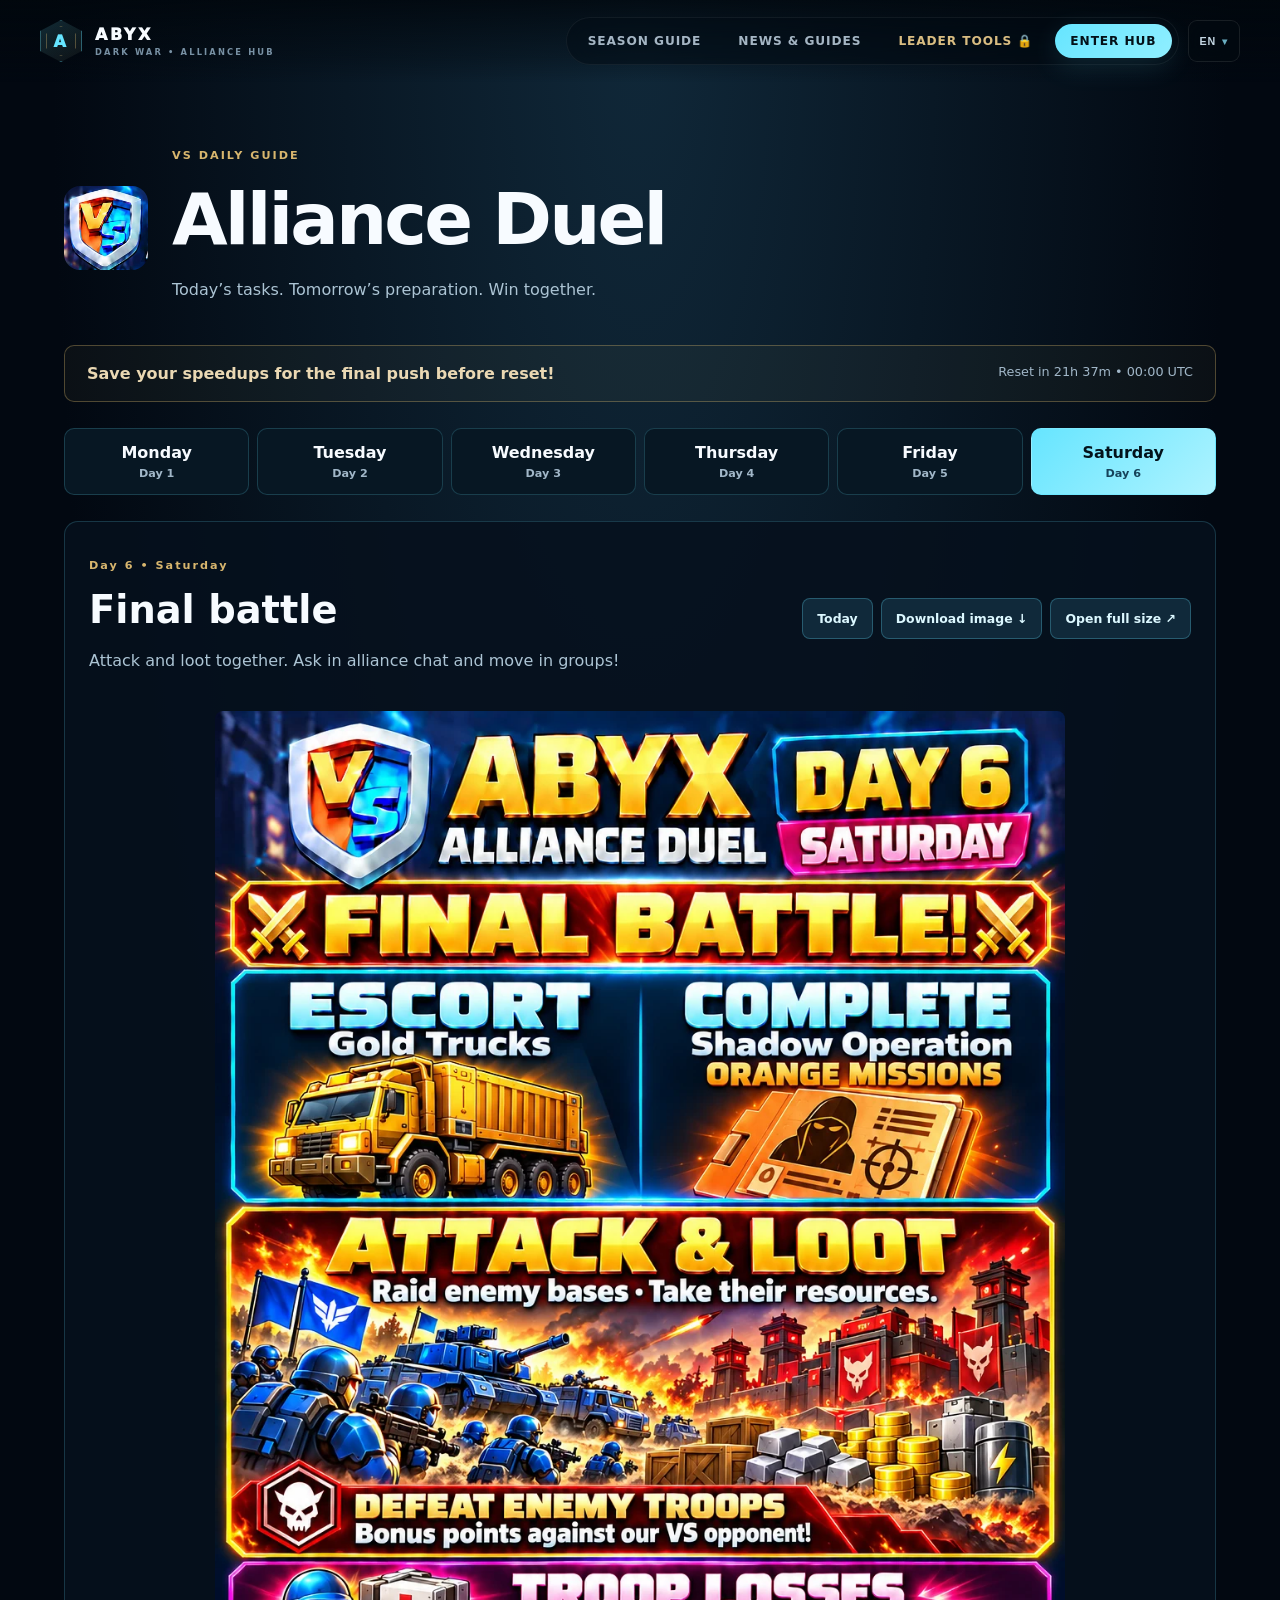
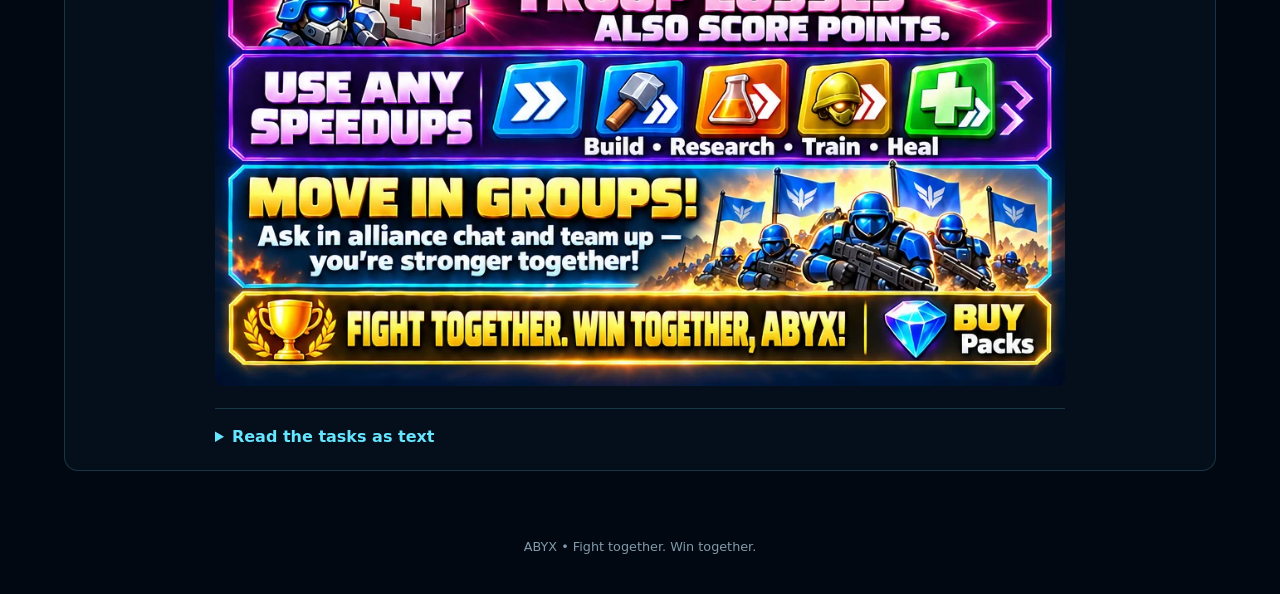
<file: alliance-duel/index.html>
<!doctype html>
<html lang="en">
<head>
<meta charset="utf-8"><meta name="viewport" content="width=device-width,initial-scale=1,viewport-fit=cover">
<meta name="theme-color" content="#020811"><meta name="description" content="ABYX Alliance Duel daily guide: tasks, resources to save and the final battle.">
<title>Alliance Duel • ABYX</title>
<link rel="icon" href="../abyx-icon-192.png"><link rel="apple-touch-icon" href="../abyx-icon-180.png">
<link rel="stylesheet" href="styles.css"><link rel="stylesheet" href="hub-header.css"><script src="locales.js?v=ja10" defer></script><script src="hub-header.js?v=ja9" defer></script><script src="days.js" defer></script><script src="app.js?v=ja10" defer></script>
</head>
<body>
<header class="topbar">
    <div class="shell nav">
      <a href="../#top" class="brand" aria-label="ABYX home">
        <span class="brand-mark">A</span>
        <span>ABYX<small data-i18n="brandSub">Dark War • Alliance Hub</small></span>
      </a>
      <div class="nav-actions">
        <nav class="nav-links" aria-label="Main navigation">
          <a href="../season-guide/" data-i18n="navSeason">Season Guide</a>
          <a href="../#news-guides" data-i18n="navNews">News & Guides</a>
          <a class="leader-nav" href="../leader-tools/" data-i18n="navLeader">Leader Tools 🔒</a>
          <a class="nav-cta" href="../#hub" data-i18n="navEnter">Enter Hub</a>
        </nav>
                <div class="lang-picker" id="langPicker">
          <button class="lang-current" id="langCurrent" type="button" aria-haspopup="true" aria-expanded="false">EN</button>
          <div class="lang-menu" id="langMenu" role="menu" aria-label="Language">
            <button class="lang-option" type="button" data-lang="en"><span>English</span><span class="lang-code">EN</span></button>
            <button class="lang-option" type="button" data-lang="fr"><span>Français</span><span class="lang-code">FR</span></button>
            <button class="lang-option" type="button" data-lang="it"><span>Italiano</span><span class="lang-code">IT</span></button>
            <button class="lang-option" type="button" data-lang="de"><span>Deutsch</span><span class="lang-code">DE</span></button>
            <button class="lang-option" type="button" data-lang="pl"><span>Polski</span><span class="lang-code">PL</span></button>
            <button class="lang-option" type="button" data-lang="ru"><span>Русский</span><span class="lang-code">RU</span></button>
            <button class="lang-option" type="button" data-lang="uk"><span>Українська</span><span class="lang-code">UA</span></button><button class="lang-option" type="button" data-lang="ja"><span>日本語</span><span class="lang-code">JA</span></button>
          </div>
        </div>
      </div>
    </div>
  </header>
<main id="top">
<section class="intro"><img src="assets/vs.webp" width="84" height="84" alt="VS"><div><p class="eyebrow" data-duel="guide">VS DAILY GUIDE</p><h1 data-duel="title">Alliance Duel</h1><p data-duel="intro">Today’s tasks. Tomorrow’s preparation. Win together.</p></div></section>
<div class="notice"><strong data-duel="reminder">Save your speedups for the final push before reset!</strong><span id="reset-clock">Daily reset • 00:00 UTC</span></div>
<nav class="days" aria-label="Alliance Duel days">
<a href="#day-1" data-day="1">Monday <small>Day 1</small></a><a href="#day-2" data-day="2">Tuesday <small>Day 2</small></a><a href="#day-3" data-day="3">Wednesday <small>Day 3</small></a><a href="#day-4" data-day="4">Thursday <small>Day 4</small></a><a href="#day-5" data-day="5">Friday <small>Day 5</small></a><a href="#day-6" data-day="6">Saturday <small>Day 6</small></a>
</nav>
<section id="sunday" hidden><p class="eyebrow" data-duel="sunday">SUNDAY • PREPARE FOR MONDAY</p><h2 data-duel="sundayTitle">A good week starts with preparation.</h2><p data-duel="sundayText">Save Precision Parts, Wisdom Medals, construction and research speedups. Send troops to gather so they return after Monday’s reset. Activate the Capital bonuses when you build, research and gather.</p></section>
<section class="guide" aria-labelledby="day-title"><div class="guide-head"><div><p class="eyebrow" id="day-label">Day 1 • Monday</p><h2 id="day-title">Shelter expansion</h2><p id="day-summary">Gather, build and research.</p></div><div class="actions"><button id="today" data-duel="today" type="button">Today</button><a id="download" data-duel="download" href="assets/day-1.webp" download="ABYX-VS-Day-1.webp">Download image ↓</a><a id="full-size" data-duel="fullSize" href="assets/day-1.webp" target="_blank" rel="noopener">Open full size ↗</a></div></div>
<img id="guide-image" src="assets/day-1.webp" width="1024" height="1536" alt="ABYX Alliance Duel Monday tasks and Tuesday preparation" fetchpriority="high">
<p id="image-error" data-duel="error" hidden>The image could not load. Please refresh or open the full-size image.</p>
<details><summary data-duel="readTasks">Read the tasks as text</summary><div id="task-text"></div></details>
</section>
<noscript><p>Choose a full-size guide: <a href="assets/day-1.webp">Monday</a> · <a href="assets/day-2.webp">Tuesday</a> · <a href="assets/day-3.webp">Wednesday</a> · <a href="assets/day-4.webp">Thursday</a> · <a href="assets/day-5.webp">Friday</a> · <a href="assets/day-6.webp">Saturday</a>.</p></noscript>
</main><footer data-duel="footer">ABYX • Fight together. Win together.</footer>
</body></html>
</file>
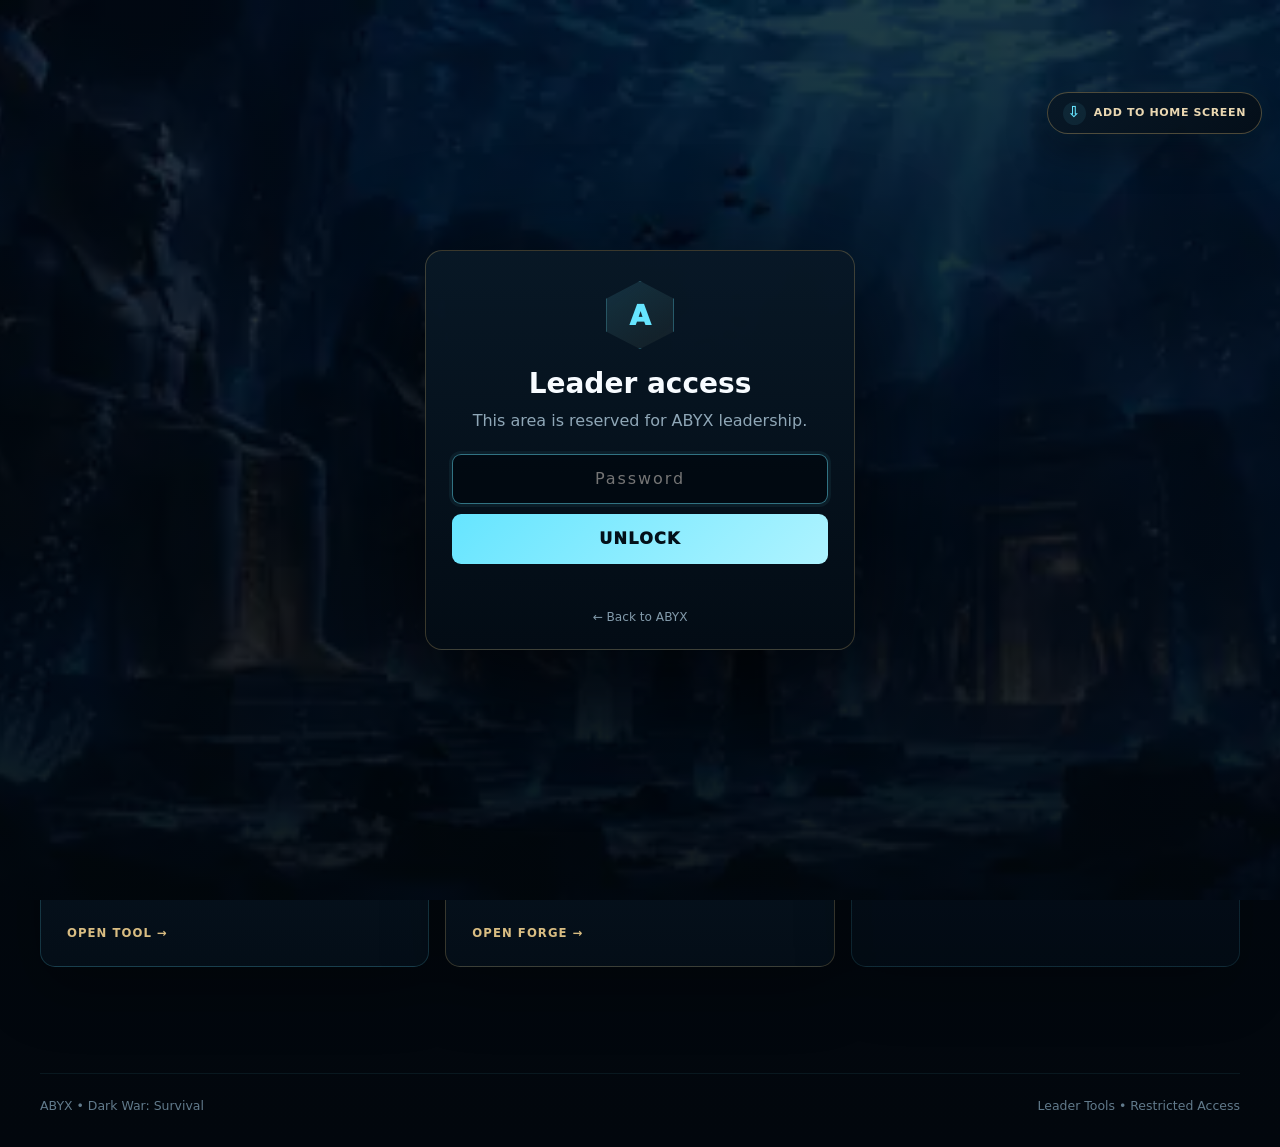
<file: leader-tools/index.html>
<!doctype html>
<html lang="en">
<head>
  <meta charset="utf-8">
  <meta name="viewport" content="width=device-width,initial-scale=1,viewport-fit=cover">
  <meta http-equiv="Cache-Control" content="no-cache, no-store, must-revalidate">
  <meta http-equiv="Pragma" content="no-cache">
  <meta http-equiv="Expires" content="0">
  <meta name="description" content="ABYX Leader Tools — protected leadership utilities for Dark War: Survival.">
  <meta name="theme-color" content="#020811">
  <meta name="color-scheme" content="dark">
  <meta name="apple-mobile-web-app-capable" content="yes">
  <meta name="apple-mobile-web-app-status-bar-style" content="black-translucent">
  <meta name="apple-mobile-web-app-title" content="ABYX">
  <link rel="apple-touch-icon" href="https://abyx-dwd.github.io/abyx-icon-180.png?v=6">
  <link rel="apple-touch-icon-precomposed" href="https://abyx-dwd.github.io/abyx-icon-180.png?v=6">
  <link rel="manifest" href="../manifest.webmanifest?v=5">
  <link rel="stylesheet" href="/install.css?v=2">
  <script src="/install.js?v=ja9" defer></script>
  <title>ABYX • Leader Tools</title>
  <style>
    :root{
      --bg:#020811;--panel:#071421;--panel2:#0b1b2b;--text:#f7fbff;--muted:#8da5b8;
      --cyan:#66e5ff;--gold:#d8b66e;--gold2:#efd59d;--line:rgba(102,229,255,.18);
      --shadow:0 28px 80px rgba(0,0,0,.48);--max:1200px
    }
    *{box-sizing:border-box}
    html{scroll-behavior:smooth;background:#02070d}
    body{
      margin:0;min-height:100vh;color:var(--text);overflow-x:hidden;
      background:
        radial-gradient(circle at 15% 0%,rgba(30,158,195,.12),transparent 34%),
        radial-gradient(circle at 86% 18%,rgba(216,182,110,.07),transparent 26%),
        linear-gradient(180deg,#020912 0%,#02070d 100%);
      font-family:Inter,ui-sans-serif,system-ui,-apple-system,BlinkMacSystemFont,"Segoe UI",sans-serif
    }
    body:before{
      content:"";position:fixed;inset:0;pointer-events:none;opacity:.45;
      background-image:linear-gradient(rgba(102,229,255,.018) 1px,transparent 1px),linear-gradient(90deg,rgba(102,229,255,.018) 1px,transparent 1px);
      background-size:52px 52px
    }
    a{color:inherit;text-decoration:none}
    button,input{font:inherit}
    .shell{width:min(var(--max),calc(100% - 36px));margin:auto}

    .topbar{position:fixed;inset:0 0 auto;z-index:50;padding-top:env(safe-area-inset-top,0px)}
    .topbar:before{content:"";position:absolute;inset:0;background:linear-gradient(180deg,rgba(1,7,13,.96),rgba(1,7,13,.72) 75%,rgba(1,7,13,.36));border-bottom:1px solid rgba(102,229,255,.08);backdrop-filter:blur(14px)}
    .nav{min-height:82px;display:flex;align-items:center;justify-content:space-between;gap:20px;position:relative;z-index:1}
    .brand{display:flex;align-items:center;gap:13px;font-weight:950;letter-spacing:.16em;text-transform:uppercase;white-space:nowrap}
    .brand-mark{
      position:relative;width:42px;height:42px;display:grid;place-items:center;border:1px solid rgba(102,229,255,.32);
      background:linear-gradient(145deg,rgba(102,229,255,.16),rgba(216,182,110,.06));
      clip-path:polygon(50% 0,100% 26%,100% 74%,50% 100%,0 74%,0 26%);color:var(--cyan)
    }
    .brand-mark:after{content:"";position:absolute;inset:5px;border:1px solid rgba(216,182,110,.35);clip-path:inherit}
    .brand small{display:block;color:#7891a4;font-size:.52rem;letter-spacing:.22em;margin-top:3px;font-weight:700}
    .nav-actions{display:flex;align-items:center;gap:9px}
    .nav-links{display:flex;align-items:center;gap:7px;padding:6px;border:1px solid rgba(255,255,255,.06);border-radius:999px;background:rgba(2,10,17,.42);backdrop-filter:blur(14px)}
    .nav-links a{padding:10px 15px;border-radius:999px;color:#a5b6c4;font-size:.73rem;font-weight:850;letter-spacing:.065em;text-transform:uppercase}
    .nav-links a:hover,.nav-links a.active{color:#fff;background:rgba(102,229,255,.08)}
    .nav-links a.active{color:#e2ca96;background:rgba(216,182,110,.08)}
    .lang-picker{position:relative}
    .lang-current{
      min-width:52px;height:42px;padding:0 11px;display:flex;align-items:center;justify-content:center;gap:6px;
      border:1px solid rgba(255,255,255,.09);border-radius:9px;background:rgba(2,10,17,.5);color:#c4d7e3;
      backdrop-filter:blur(14px);cursor:pointer;font-size:.67rem;font-weight:900;letter-spacing:.08em
    }
    .lang-current:after{content:"▾";font-size:.62rem;color:#6aaec1}
    .lang-menu{
      position:absolute;top:calc(100% + 9px);right:0;min-width:190px;padding:7px;border:1px solid rgba(102,229,255,.14);
      border-radius:11px;background:rgba(3,12,21,.98);box-shadow:0 24px 60px rgba(0,0,0,.5);
      opacity:0;visibility:hidden;transform:translateY(-6px);transition:.18s ease
    }
    .lang-picker.open .lang-menu{opacity:1;visibility:visible;transform:translateY(0)}
    .lang-option{width:100%;height:37px;padding:0 11px;display:flex;align-items:center;justify-content:space-between;border:0;border-radius:7px;background:transparent;color:#93a9b8;cursor:pointer;text-align:left;font-size:.72rem;font-weight:800}
    .lang-option:hover{color:#fff;background:rgba(102,229,255,.07)}
    .lang-option.active{color:#07131c;background:linear-gradient(135deg,#70e9ff,#aef3ff)}
    .lang-code{font-size:.6rem;letter-spacing:.1em;opacity:.7}

    main{padding:142px 0 80px;position:relative;z-index:2}
    .hero{position:relative;overflow:hidden;min-height:330px;padding:48px 44px;border:1px solid rgba(102,229,255,.15);border-radius:20px;background:#03101c;box-shadow:var(--shadow);isolation:isolate}
    .hero:before{
      content:"";position:absolute;inset:-7%;z-index:-2;
      background:
        linear-gradient(90deg,rgba(1,7,12,.94) 0%,rgba(1,7,12,.66) 42%,rgba(1,7,12,.28) 74%,rgba(1,7,12,.52) 100%),
        linear-gradient(180deg,rgba(1,7,12,.08),rgba(1,7,12,.72)),
        url("../assets/abyx-hero-egypt.webp") center 46%/cover no-repeat;
      transform:scale(1.08)
    }
    .hero:after{content:"";position:absolute;right:24px;top:24px;width:34px;height:34px;border-top:1px solid rgba(216,182,110,.45);border-right:1px solid rgba(216,182,110,.45)}
    .eyebrow{margin:0 0 12px;color:#d8b66e;font-size:.7rem;font-weight:900;letter-spacing:.2em;text-transform:uppercase}
    h1{margin:0;font-size:clamp(2.7rem,6vw,5.7rem);line-height:.88;letter-spacing:-.045em;text-transform:uppercase}
    h1 span{display:block;color:transparent;-webkit-text-stroke:1px rgba(126,229,255,.68);background:linear-gradient(180deg,#f3fcff,#87eaff 48%,#267f9d);-webkit-background-clip:text;background-clip:text}
    .hero p.lead{max-width:690px;margin:20px 0 0;color:#a6bac7;font-size:1.02rem;line-height:1.72}

    .tools-head{display:flex;align-items:flex-end;justify-content:space-between;gap:24px;margin:58px 0 24px}
    .tools-head h2{margin:5px 0 0;font-size:clamp(1.8rem,4vw,3rem);letter-spacing:-.035em;text-transform:uppercase}
    .tools-head p{max-width:500px;margin:0;color:#8099aa;line-height:1.6}
    .tools-grid{display:grid;grid-template-columns:repeat(3,minmax(0,1fr));gap:16px}
    .tool-card{
      position:relative;min-height:330px;padding:26px;display:flex;flex-direction:column;justify-content:space-between;overflow:hidden;
      border:1px solid rgba(102,229,255,.18);border-radius:15px;
      background:linear-gradient(180deg,rgba(10,27,42,.92),rgba(4,14,24,.97));box-shadow:0 22px 60px rgba(0,0,0,.34);
      transition:.22s ease
    }
    a.tool-card:hover{transform:translateY(-6px);border-color:rgba(102,229,255,.46);box-shadow:0 30px 75px rgba(0,0,0,.48)}
    .tool-card.gold{border-color:rgba(216,182,110,.24)}
    .tool-card:before{content:"";position:absolute;left:0;top:0;width:120px;height:2px;background:linear-gradient(90deg,#66e5ff,#d8b66e,transparent)}
    .tool-card.disabled{opacity:.66;cursor:not-allowed}
    .tool-icon{width:54px;height:54px;display:grid;place-items:center;border:1px solid rgba(102,229,255,.20);border-radius:13px;background:rgba(102,229,255,.055);color:#70e9ff;font-size:1.6rem}
    .tool-card.gold .tool-icon{border-color:rgba(216,182,110,.24);background:rgba(216,182,110,.055);color:#e3c786}
    .tool-tag{display:inline-flex;margin-top:22px;color:#63cfe7;font-size:.67rem;font-weight:900;letter-spacing:.14em;text-transform:uppercase}
    .tool-card.gold .tool-tag{color:#d9bd82}
    .tool-card h3{margin:8px 0 10px;font-size:1.45rem;letter-spacing:-.02em}
    .tool-card p{margin:0;color:#8fa7b7;line-height:1.58;font-size:.93rem}
    .tool-link{margin-top:22px;color:#d9bd82;font-size:.73rem;font-weight:900;letter-spacing:.09em;text-transform:uppercase}
    .under{display:inline-flex;width:max-content;margin-top:18px;padding:7px 10px;border:1px solid rgba(216,182,110,.19);border-radius:999px;background:rgba(216,182,110,.05);color:#d8b66e;font-size:.62rem;font-weight:900;letter-spacing:.09em;text-transform:uppercase}

    .lock-screen{
      position:fixed;inset:0;z-index:4000;display:grid;place-items:center;padding:20px;
      background:
        linear-gradient(rgba(1,7,12,.76),rgba(1,7,12,.92)),
        url("../assets/abyx-hero-egypt.webp") center/cover no-repeat;
      backdrop-filter:blur(10px)
    }
    .lock-screen[hidden]{display:none!important}
    .lock-card{
      width:min(430px,100%);padding:30px 26px 24px;border:1px solid rgba(216,182,110,.26);border-radius:17px;
      background:linear-gradient(180deg,rgba(8,24,38,.98),rgba(3,12,21,.99));box-shadow:0 38px 120px rgba(0,0,0,.7);text-align:center
    }
    .lock-emblem{width:68px;height:68px;margin:0 auto 18px;display:grid;place-items:center;border:1px solid rgba(102,229,255,.25);background:linear-gradient(145deg,rgba(102,229,255,.13),rgba(216,182,110,.06));clip-path:polygon(50% 0,100% 26%,100% 74%,50% 100%,0 74%,0 26%);color:#66e5ff;font-size:1.7rem;font-weight:950}
    .lock-card h2{margin:0;font-size:1.75rem}
    .lock-card>p{margin:9px 0 20px;color:#8fa7b7;line-height:1.55}
    .lock-form{display:grid;gap:10px}
    .lock-input{height:50px;padding:0 14px;border:1px solid rgba(102,229,255,.16);border-radius:9px;background:rgba(1,8,14,.72);color:#fff;outline:none;text-align:center;letter-spacing:.12em}
    .lock-input:focus{border-color:rgba(102,229,255,.48);box-shadow:0 0 0 3px rgba(102,229,255,.06)}
    .lock-submit{height:50px;border:0;border-radius:9px;background:linear-gradient(135deg,#66e5ff,#aef3ff);color:#031019;font-weight:950;letter-spacing:.08em;text-transform:uppercase;cursor:pointer}
    .lock-error{min-height:19px;margin:2px 0 0!important;color:#ff7f8d!important;font-size:.78rem}
    .back-home{display:inline-block;margin-top:15px;color:#829aaa;font-size:.76rem}
    .back-home:hover{color:#fff}

    footer{position:relative;z-index:2;padding:26px 0 34px;color:#617a8b;font-size:.78rem}
    .foot{display:flex;align-items:center;justify-content:space-between;gap:16px;border-top:1px solid rgba(102,229,255,.08);padding-top:24px}
    @media(max-width:920px){.nav-links a:not(.active){display:none}.tools-grid{grid-template-columns:1fr 1fr}.tool-card:last-child{grid-column:1/-1}}
    @media(max-width:640px){
      .shell{width:min(100% - 26px,var(--max))}.nav{min-height:70px}.topbar .brand small{display:none}.nav-links{display:none}
      main{padding-top:108px}.hero{padding:36px 22px;min-height:310px;border-radius:15px}
      .tools-head{align-items:flex-start;flex-direction:column}.tools-grid{grid-template-columns:1fr}.tool-card:last-child{grid-column:auto}
      .tool-card{min-height:285px}.foot{align-items:flex-start;flex-direction:column}
    }
  </style>
</head>
<body>
  <header class="topbar">
    <div class="shell nav">
      <a href="../" class="brand" aria-label="ABYX home">
        <span class="brand-mark">A</span>
        <span>ABYX<small data-i18n="brandSub">Dark War • Alliance Hub</small></span>
      </a>
      <div class="nav-actions">
        <nav class="nav-links" aria-label="ABYX navigation">
          <a href="../season-guide/" data-i18n="seasonGuide">Season Guide</a>
          <a href="../#news-guides" data-i18n="newsGuides">News & Guides</a>
          <a class="active" href="./" data-i18n="leaderTools">Leader Tools 🔒</a>
          <a href="../#hub" data-i18n="hub">Hub</a>
        </nav>
        <div class="lang-picker" id="langPicker">
          <button class="lang-current" id="langCurrent" type="button" aria-haspopup="true" aria-expanded="false">EN</button>
          <div class="lang-menu" role="menu" aria-label="Language">
            <button class="lang-option" type="button" data-lang="en"><span>English</span><span class="lang-code">EN</span></button>
            <button class="lang-option" type="button" data-lang="fr"><span>Français</span><span class="lang-code">FR</span></button>
            <button class="lang-option" type="button" data-lang="it"><span>Italiano</span><span class="lang-code">IT</span></button>
            <button class="lang-option" type="button" data-lang="de"><span>Deutsch</span><span class="lang-code">DE</span></button>
            <button class="lang-option" type="button" data-lang="pl"><span>Polski</span><span class="lang-code">PL</span></button>
            <button class="lang-option" type="button" data-lang="ru"><span>Русский</span><span class="lang-code">RU</span></button>
            <button class="lang-option" type="button" data-lang="uk"><span>Українська</span><span class="lang-code">UA</span></button>
            <button class="lang-option" type="button" data-lang="nl"><span>Nederlands</span><span class="lang-code">NL</span></button>
            <button class="lang-option" type="button" data-lang="ja"><span>日本語</span><span class="lang-code">JA</span></button>
          </div>
        </div>
      </div>
    </div>
  </header>

  <div class="lock-screen" id="lockScreen">
    <div class="lock-card">
      <div class="lock-emblem">A</div>
      <h2 data-i18n="lockTitle">Leader access</h2>
      <p data-i18n="lockText">This area is reserved for ABYX leadership.</p>
      <form class="lock-form" id="lockForm">
        <input class="lock-input" id="passwordInput" type="password" autocomplete="current-password" placeholder="Password" data-placeholder="password">
        <button class="lock-submit" type="submit" data-i18n="unlock">Unlock</button>
        <p class="lock-error" id="lockError" aria-live="polite"></p>
      </form>
      <a class="back-home" href="../" data-i18n="backHome">← Back to ABYX</a>
    </div>
  </div>

  <main>
    <div class="shell">
      <section class="hero">
        <p class="eyebrow" data-i18n="eyebrow">Restricted Area • ABYX Command</p>
        <h1>Leader <span>Tools</span></h1>
        <p class="lead" data-i18n="lead">Rally planning, alliance communication and upcoming command utilities gathered in one protected space.</p>
      </section>

      <section>
        <div class="tools-head">
          <div>
            <p class="eyebrow" data-i18n="toolbox">Command Toolbox</p>
            <h2 data-i18n="chooseTool">Choose your tool</h2>
          </div>
          <p data-i18n="toolsIntro">Fast access to the utilities used by ABYX leadership.</p>
        </div>

        <div class="tools-grid">
          <a class="tool-card" href="./franky/">
            <div>
              <div class="tool-icon">⚔</div>
              <span class="tool-tag" data-i18n="rallyTag">Rally Planning</span>
              <h3>Franky Rally Tool</h3>
              <p data-i18n="rallyDesc">Prepare and optimize alliance rallies with the current Franky tool.</p>
            </div>
            <div class="tool-link" data-i18n="openTool">Open tool →</div>
          </a>

          <a class="tool-card gold" href="./message-forge/">
            <div>
              <div class="tool-icon">✦</div>
              <span class="tool-tag" data-i18n="messageTag">Alliance Communication</span>
              <h3>ABYX Message Forge</h3>
              <p data-i18n="messageDesc">Create polished Dark War alliance messages with formatting, colors and ready-to-copy game code.</p>
            </div>
            <div class="tool-link" data-i18n="openForge">Open forge →</div>
          </a>

          <div class="tool-card disabled" aria-disabled="true">
            <div>
              <div class="tool-icon">⌬</div>
              <span class="tool-tag" data-i18n="simTag">Strategy</span>
              <h3>Plan Simulator</h3>
              <p data-i18n="simDesc">Future planning and simulation workspace for ABYX leadership.</p>
              <span class="under" data-i18n="construction">Under construction</span>
            </div>
          </div>
        </div>
      </section>
    </div>
  </main>

  <footer>
    <div class="shell foot">
      <span>ABYX • Dark War: Survival</span>
      <span data-i18n="footer">Leader Tools • Restricted Access</span>
    </div>
  </footer>

  <script>
  (function(){
    "use strict";
    var LANG_KEY="abyx_lang";
    var AUTH_KEY="abyx_leader_unlocked";
    var PASS_HASH="99ad0c262ec5c6d3c9575fdeea969eece8655cdd759547ef1db28cd87e37108d";
    var labels={en:"EN",fr:"FR",it:"IT",de:"DE",pl:"PL",ru:"RU",uk:"UA",nl:"NL",ja:"JA"};
    var tr={
      en:{brandSub:"Dark War • Alliance Hub",seasonGuide:"Season Guide",newsGuides:"News & Guides",leaderTools:"Leader Tools 🔒",hub:"Hub",lockTitle:"Leader access",lockText:"This area is reserved for ABYX leadership.",password:"Password",unlock:"Unlock",bad:"Incorrect password.",backHome:"← Back to ABYX",eyebrow:"Restricted Area • ABYX Command",lead:"Rally planning, alliance communication and upcoming command utilities gathered in one protected space.",toolbox:"Command Toolbox",chooseTool:"Choose your tool",toolsIntro:"Fast access to the utilities used by ABYX leadership.",rallyTag:"Rally Planning",rallyDesc:"Prepare and optimize alliance rallies with the current Franky tool.",messageTag:"Alliance Communication",messageDesc:"Create polished Dark War alliance messages with formatting, colors and ready-to-copy game code.",simTag:"Strategy",simDesc:"Future planning and simulation workspace for ABYX leadership.",construction:"Under construction",openTool:"Open tool →",openForge:"Open forge →",footer:"Leader Tools • Restricted Access"},
      fr:{brandSub:"Dark War • Hub d’alliance",seasonGuide:"Guide de saison",newsGuides:"Infos & Guides",leaderTools:"Outils Leaders 🔒",hub:"Hub",lockTitle:"Accès Leaders",lockText:"Cet espace est réservé au commandement ABYX.",password:"Mot de passe",unlock:"Déverrouiller",bad:"Mot de passe incorrect.",backHome:"← Retour à ABYX",eyebrow:"Zone restreinte • Commandement ABYX",lead:"Planification des rallyes, communication d’alliance et futurs outils de commandement réunis dans un espace protégé.",toolbox:"Boîte à outils du commandement",chooseTool:"Choisissez votre outil",toolsIntro:"Accès rapide aux utilitaires utilisés par les leaders ABYX.",rallyTag:"Planification Rally",rallyDesc:"Préparez et optimisez les rallyes de l’alliance avec l’outil Franky actuel.",messageTag:"Communication Alliance",messageDesc:"Créez des messages Dark War soignés avec mise en forme, couleurs et code prêt à copier dans le jeu.",simTag:"Stratégie",simDesc:"Futur espace de planification et de simulation pour le commandement ABYX.",construction:"En construction",openTool:"Ouvrir l’outil →",openForge:"Ouvrir la forge →",footer:"Outils Leaders • Accès restreint"},
      it:{brandSub:"Dark War • Hub dell’alleanza",seasonGuide:"Guida stagione",newsGuides:"Notizie & Guide",leaderTools:"Strumenti Leader 🔒",hub:"Hub",lockTitle:"Accesso Leader",lockText:"Quest’area è riservata alla leadership ABYX.",password:"Password",unlock:"Sblocca",bad:"Password errata.",backHome:"← Torna ad ABYX",eyebrow:"Area riservata • Comando ABYX",lead:"Pianificazione rally, comunicazione dell’alleanza e futuri strumenti di comando in uno spazio protetto.",toolbox:"Strumenti di comando",chooseTool:"Scegli lo strumento",toolsIntro:"Accesso rapido agli strumenti della leadership ABYX.",rallyTag:"Pianificazione Rally",rallyDesc:"Prepara e ottimizza i rally con l’attuale Franky Rally Tool.",messageTag:"Comunicazione Alleanza",messageDesc:"Crea messaggi Dark War curati con formattazione, colori e codice pronto da copiare.",simTag:"Strategia",simDesc:"Futuro spazio di pianificazione e simulazione per la leadership ABYX.",construction:"In costruzione",openTool:"Apri strumento →",openForge:"Apri forge →",footer:"Leader Tools • Accesso riservato"},
      de:{brandSub:"Dark War • Allianz-Hub",seasonGuide:"Saison-Guide",newsGuides:"News & Guides",leaderTools:"Leader-Tools 🔒",hub:"Hub",lockTitle:"Leader-Zugang",lockText:"Dieser Bereich ist der ABYX-Führung vorbehalten.",password:"Passwort",unlock:"Entsperren",bad:"Falsches Passwort.",backHome:"← Zurück zu ABYX",eyebrow:"Geschützter Bereich • ABYX-Kommando",lead:"Rally-Planung, Allianz-Kommunikation und zukünftige Kommando-Tools an einem geschützten Ort.",toolbox:"Kommando-Werkzeuge",chooseTool:"Tool auswählen",toolsIntro:"Schneller Zugriff auf die Werkzeuge der ABYX-Führung.",rallyTag:"Rally-Planung",rallyDesc:"Rallys mit dem aktuellen Franky Rally Tool vorbereiten und optimieren.",messageTag:"Allianz-Kommunikation",messageDesc:"Erstelle formatierte Dark-War-Nachrichten mit Farben und kopierfertigem Spielcode.",simTag:"Strategie",simDesc:"Zukünftiger Planungs- und Simulationsbereich für die ABYX-Führung.",construction:"Im Aufbau",openTool:"Tool öffnen →",openForge:"Forge öffnen →",footer:"Leader Tools • Geschützter Zugang"},
      pl:{brandSub:"Dark War • Centrum sojuszu",seasonGuide:"Przewodnik sezonu",newsGuides:"Aktualności i poradniki",leaderTools:"Narzędzia liderów 🔒",hub:"Hub",lockTitle:"Dostęp liderów",lockText:"Ta strefa jest przeznaczona dla dowództwa ABYX.",password:"Hasło",unlock:"Odblokuj",bad:"Nieprawidłowe hasło.",backHome:"← Powrót do ABYX",eyebrow:"Strefa chroniona • Dowództwo ABYX",lead:"Planowanie rajdów, komunikacja sojuszu i przyszłe narzędzia dowodzenia w jednym chronionym miejscu.",toolbox:"Narzędzia dowodzenia",chooseTool:"Wybierz narzędzie",toolsIntro:"Szybki dostęp do narzędzi używanych przez liderów ABYX.",rallyTag:"Planowanie Rally",rallyDesc:"Przygotuj i zoptymalizuj rajdy za pomocą Franky Rally Tool.",messageTag:"Komunikacja Sojuszu",messageDesc:"Twórz dopracowane wiadomości Dark War z formatowaniem, kolorami i kodem gotowym do skopiowania.",simTag:"Strategia",simDesc:"Przyszła przestrzeń planowania i symulacji dla dowództwa ABYX.",construction:"W budowie",openTool:"Otwórz narzędzie →",openForge:"Otwórz forge →",footer:"Leader Tools • Dostęp chroniony"},
      ru:{brandSub:"Dark War • Центр альянса",seasonGuide:"Гайд сезона",newsGuides:"Новости и гайды",leaderTools:"Инструменты лидеров 🔒",hub:"Хаб",lockTitle:"Доступ лидеров",lockText:"Этот раздел предназначен для руководства ABYX.",password:"Пароль",unlock:"Открыть",bad:"Неверный пароль.",backHome:"← Назад в ABYX",eyebrow:"Закрытая зона • Командование ABYX",lead:"Планирование ралли, связь альянса и будущие инструменты командования в одном защищённом разделе.",toolbox:"Инструменты командования",chooseTool:"Выберите инструмент",toolsIntro:"Быстрый доступ к инструментам руководства ABYX.",rallyTag:"Планирование Rally",rallyDesc:"Готовьте и оптимизируйте ралли с текущим Franky Rally Tool.",messageTag:"Связь Альянса",messageDesc:"Создавайте оформленные сообщения Dark War с цветами и кодом для копирования.",simTag:"Стратегия",simDesc:"Будущая зона планирования и симуляции для руководства ABYX.",construction:"В разработке",openTool:"Открыть инструмент →",openForge:"Открыть forge →",footer:"Leader Tools • Закрытый доступ"},
      uk:{brandSub:"Dark War • Центр альянсу",seasonGuide:"Гайд сезону",newsGuides:"Новини та гайди",leaderTools:"Інструменти лідерів 🔒",hub:"Хаб",lockTitle:"Доступ лідерів",lockText:"Цей розділ призначений для керівництва ABYX.",password:"Пароль",unlock:"Відкрити",bad:"Неправильний пароль.",backHome:"← Назад до ABYX",eyebrow:"Закрита зона • Командування ABYX",lead:"Планування rally, комунікація альянсу та майбутні інструменти командування в одному захищеному просторі.",toolbox:"Інструменти командування",chooseTool:"Оберіть інструмент",toolsIntro:"Швидкий доступ до інструментів керівництва ABYX.",rallyTag:"Планування Rally",rallyDesc:"Готуйте й оптимізуйте rally за допомогою Franky Rally Tool.",messageTag:"Комунікація Альянсу",messageDesc:"Створюйте оформлені повідомлення Dark War з кольорами та кодом для копіювання.",simTag:"Стратегія",simDesc:"Майбутній простір планування та симуляції для керівництва ABYX.",construction:"У розробці",openTool:"Відкрити інструмент →",openForge:"Відкрити forge →",footer:"Leader Tools • Закритий доступ"}
    };

    tr.nl={"brandSub":"Dark War • Alliantiehub","seasonGuide":"Seizoensgids","newsGuides":"Nieuws & gidsen","leaderTools":"Leiderstools 🔒","hub":"HUB","lockTitle":"Toegang voor leiders","lockText":"Deze pagina is alleen toegankelijk voor de leiding van ABYX.","password":"Wachtwoord","unlock":"Ontgrendelen","bad":"Onjuist wachtwoord.","backHome":"← Terug naar ABYX","eyebrow":"Afgeschermd gebied • ABYX-commando","lead":"Rallyplanning, alliantiecommunicatie en toekomstige commandotools op één beveiligde plek.","toolbox":"Commandogereedschap","chooseTool":"Kies je tool","toolsIntro":"Snelle toegang tot de hulpmiddelen voor ABYX-leiders.","rallyTag":"Rallyplanning","rallyDesc":"Bereid alliantierally's voor en optimaliseer ze met de huidige Franky Rally Tool.","messageTag":"Alliantiecommunicatie","messageDesc":"Maak verzorgde Dark War-alliantieberichten met opmaak, kleuren en kant-en-klare code om in de game te plakken.","simTag":"Strategie","simDesc":"Een toekomstige werkruimte voor de planning en simulaties van de ABYX-leiding.","construction":"In ontwikkeling","openTool":"Open tool →","openForge":"Open Message Forge →","footer":"Leiderstools • Beperkte toegang"};
    tr.ja={"brandSub":"Dark War • 同盟ハブ","seasonGuide":"シーズンガイド","newsGuides":"ニュース＆ガイド","leaderTools":"リーダーツール 🔒","hub":"HUB","lockTitle":"リーダー専用アクセス","lockText":"このエリアはABYXのリーダーのみ利用できます。","password":"パスワード","unlock":"ロック解除","bad":"パスワードが正しくありません。","backHome":"← ABYXに戻る","eyebrow":"制限エリア • ABYX指揮部","lead":"ラリー計画、同盟内コミュニケーション、指揮用ツールを1つの専用スペースに集約。","toolbox":"指揮ツールボックス","chooseTool":"ツールを選択","toolsIntro":"ABYXのリーダーが使うツールにすばやくアクセスできます。","rallyTag":"ラリー計画","rallyDesc":"現行のFranky Rally Toolで同盟のラリーを計画・最適化します。","messageTag":"同盟内コミュニケーション","messageDesc":"ゲーム内で使える書式・色付きのメッセージを作成し、コードをコピーできます。","simTag":"戦略","simDesc":"ABYX指揮部向けに予定されている計画・シミュレーションスペース。","construction":"準備中","openTool":"ツールを開く →","openForge":"Message Forgeを開く →","footer":"リーダーツール • アクセス制限あり"};
    var langPicker=document.getElementById("langPicker");
    var langCurrent=document.getElementById("langCurrent");
    function currentLang(){
      var s=null;try{s=localStorage.getItem(LANG_KEY)}catch(_){}
      if(s&&tr[s])return s;
      var b=(navigator.language||"en").slice(0,2).toLowerCase();
      return tr[b]?b:"en";
    }
    function setLang(lang){
      if(!tr[lang])lang="en";
      document.documentElement.lang=lang;
      var d=tr[lang];
      document.querySelectorAll("[data-i18n]").forEach(function(el){
        var k=el.getAttribute("data-i18n");if(d[k])el.textContent=d[k];
      });
      var pi=document.getElementById("passwordInput");if(pi)pi.placeholder=d.password;
      langCurrent.textContent=labels[lang]||lang.toUpperCase();
      document.querySelectorAll(".lang-option").forEach(function(b){b.classList.toggle("active",b.getAttribute("data-lang")===lang)});
      try{localStorage.setItem(LANG_KEY,lang)}catch(_){}
    }
    langCurrent.addEventListener("click",function(e){e.stopPropagation();langPicker.classList.toggle("open");langCurrent.setAttribute("aria-expanded",langPicker.classList.contains("open")?"true":"false")});
    document.querySelectorAll(".lang-option").forEach(function(b){b.addEventListener("click",function(){setLang(b.getAttribute("data-lang"));langPicker.classList.remove("open");langCurrent.setAttribute("aria-expanded","false")})});
    document.addEventListener("click",function(e){if(!langPicker.contains(e.target)){langPicker.classList.remove("open");langCurrent.setAttribute("aria-expanded","false")}});
    setLang(currentLang());

    var lock=document.getElementById("lockScreen");
    var form=document.getElementById("lockForm");
    var input=document.getElementById("passwordInput");
    var error=document.getElementById("lockError");
    function unlocked(){try{return sessionStorage.getItem(AUTH_KEY)==="1"}catch(_){return false}}
    function showUnlocked(){lock.hidden=true;document.body.style.overflow=""}
    function showLocked(){lock.hidden=false;document.body.style.overflow="hidden";setTimeout(function(){input.focus()},60)}
    async function sha256(s){
      var data=new TextEncoder().encode(s);
      var hash=await crypto.subtle.digest("SHA-256",data);
      return Array.from(new Uint8Array(hash)).map(function(b){return b.toString(16).padStart(2,"0")}).join("");
    }
    if(unlocked())showUnlocked();else showLocked();
    form.addEventListener("submit",async function(e){
      e.preventDefault();error.textContent="";
      try{
        var hash=await sha256(input.value);
        if(hash===PASS_HASH){
          try{sessionStorage.setItem(AUTH_KEY,"1")}catch(_){}
          input.value="";showUnlocked();
        }else{
          error.textContent=tr[document.documentElement.lang||"en"].bad||tr.en.bad;
          input.select();
        }
      }catch(_){
        error.textContent=tr[document.documentElement.lang||"en"].bad||tr.en.bad;
      }
    });
  })();
  </script>
</body>
</html>
</file>
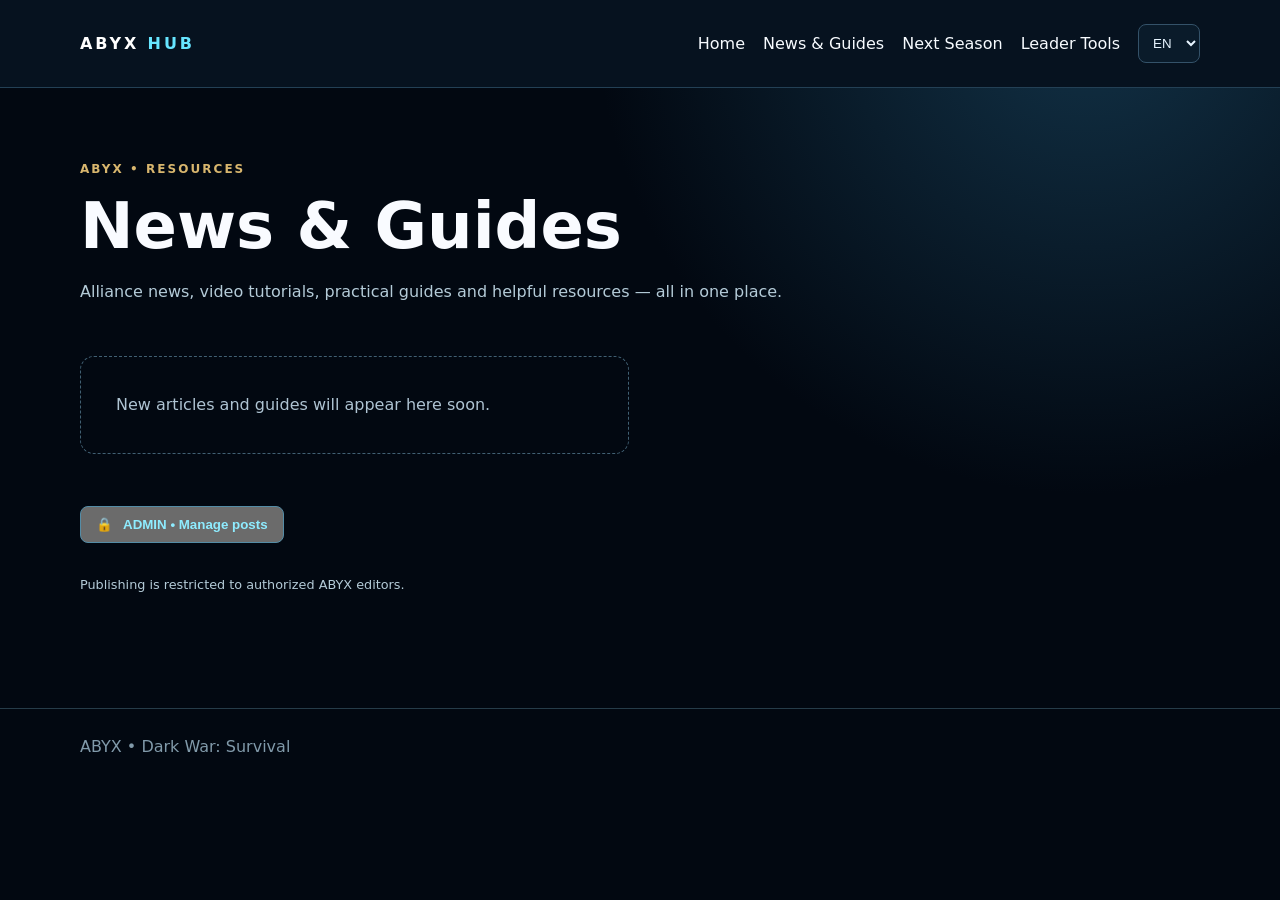
<file: news-guides/index.html>
<!doctype html><html lang="en"><head><meta charset="utf-8"><meta name="viewport" content="width=device-width,initial-scale=1"><meta name="theme-color" content="#020811"><title>News & Guides • ABYX</title><link rel="icon" href="../abyx-icon-192.png"><link rel="stylesheet" href="../hub-pages.css"><style>.editor-entry{margin-top:40px;position:relative;z-index:3}.editor-panel[hidden]{display:none!important}.editor-panel:not([hidden]){display:block!important}.editor-panel{margin:24px 0;padding:28px;border:1px solid #3a596c;border-radius:14px;background:#091b29;max-width:850px}.editor-panel label{display:block;font-size:.85rem;color:#b7d2df;font-weight:700;margin:14px 0 5px}.editor-panel input,.editor-panel select,.editor-panel textarea{width:100%;background:#07121d;border:1px solid #456176;color:#f5fbff;padding:12px;border-radius:7px;font:inherit}.editor-panel button{cursor:pointer;padding:11px 15px;background:#173c53;color:#f1fbff;border:1px solid #477891;border-radius:8px;font-weight:700}.editor-panel button:hover{background:#24526a}.editor-panel .form-row{display:flex;gap:12px;align-items:center;flex-wrap:wrap;margin:16px 0}.editor-panel .form-row input{flex:1;min-width:200px}.editor-panel p{font-size:.86rem}#editorMessage{color:#ffd28b;overflow-wrap:anywhere}</style><script defer src="../hub-pages.js?v=ja9"></script></head><body><header class="top"><div class="shell nav"><a class="brand" href="../">ABYX <span style="color:#66e5ff">HUB</span></a><nav class="links"><a href="../" data-i18n="back">Home</a><a href="../news-guides/" data-i18n="news">News & Guides</a><a href="../next-season/" data-i18n="next">Next Season</a><a href="../leader-tools/" data-i18n="leaders">Leader Tools</a><select id="language" aria-label="Language"><option value="en">EN</option><option value="fr">FR</option><option value="it">IT</option><option value="de">DE</option><option value="pl">PL</option><option value="ru">RU</option><option value="uk">UK</option><option value="nl">NL</option><option value="ja">JA</option></select></nav></div></header><main class="shell"><section class="hero"><div class="eyebrow">ABYX • Resources</div><h1 data-i18n="news">News & Guides</h1><p data-i18n="newsIntro">Alliance news, video tutorials, practical guides and helpful resources — all in one place.</p></section><section class="cards" id="posts"><div class="empty" data-i18n="empty">New articles and guides will appear here soon.</div></section><div class="editor-entry"><button type="button" id="adminToggle" class="action" aria-controls="editorPanel" aria-expanded="false" onclick="window.abyxToggleEditor&&window.abyxToggleEditor()">🔒 <span data-i18n="editorButton">ADMIN • Manage posts</span></button></div>
<section id="editorPanel" class="editor-panel" hidden>
<h2 data-i18n="editorHeading">Article management</h2>
<div id="unlockForm"><p>To manage articles, first unlock Leader Tools with the existing ADMIN password, then return to this page.</p><a class="action" href="../leader-tools/">Unlock in Leader Tools ↗</a></div>
<div id="editingArea" hidden>
<p class="editor-notice" id="publicationNotice">Draft editor only: articles saved here are not published to the website. Automatic publication using the ADMIN password alone requires a separate publishing service.</p>
<div class="form-row"><button type="button" id="loadRemote" data-i18n="reloadButton">Reload published posts</button><button type="button" id="newPost" data-i18n="newButton">New post</button></div>
<label for="postSelect" data-i18n="chooseLabel">Edit existing article</label><select id="postSelect"><option value="-1">—</option></select>
<form id="postForm"><label for="postDate" data-i18n="dateLabel">Date</label><input type="date" id="postDate" required>
<label for="postThumb" data-i18n="thumbnailLabel">Thumbnail URL (HTTPS)</label><input type="url" id="postThumb" placeholder="https://..." pattern="https://.*">
<label for="postLanguage" data-i18n="articleLanguage">Article language</label><select id="postLanguage"><option value="en">English</option><option value="fr">Français</option><option value="it">Italiano</option><option value="de">Deutsch</option><option value="pl">Polski</option><option value="ru">Русский</option><option value="uk">Українська</option><option value="nl">Nederlands</option><option value="ja">日本語</option></select>
<label for="postTitle" data-i18n="titleLabel">Title</label><input id="postTitle" maxlength="180" required>
<label for="postText" data-i18n="textLabel">Text / summary</label><textarea id="postText" rows="6" required></textarea>
<label for="postLink" data-i18n="linkLabel">Optional video or guide URL (HTTPS)</label><input type="url" id="postLink" pattern="https://.*" placeholder="https://...">
<div class="form-row"><button type="submit" data-i18n="saveButton">Save draft</button><button type="button" id="deletePost" data-i18n="deleteButton">Remove draft</button><button type="button" id="exportPosts" data-i18n="exportButton">Download draft JSON</button></div>
</form>
</div><p id="editorMessage" role="status" aria-live="polite"></p>
</section>
<p style="margin-top:32px;font-size:.8rem" data-i18n="admin">Reading is public. Article drafts are available after ADMIN access; online publishing is not yet enabled.</p></main><footer><div class="shell">ABYX • Dark War: Survival</div></footer><script>
let POSTS=[];const safeUrl=u=>{try{const p=new URL(u,location.href);return ['https:','http:'].includes(p.protocol)?p.href:null}catch(e){return null}};function renderPosts(){const c=document.getElementById('posts');c.replaceChildren();const L=lang(),d=t();if(!POSTS.length){const p=document.createElement('div');p.className='empty';p.textContent=d.empty;c.append(p);return;}for(const post of POSTS){const title=post.title?.[L]||post.title?.en||'',body=post.text?.[L]||post.text?.en||'';const a=document.createElement('article');a.className='post';const th=document.createElement('div');th.className='thumb';const pic=safeUrl(post.thumbnail);if(pic){const img=document.createElement('img');img.src=pic;img.alt='';img.loading='lazy';th.append(img)}else{th.textContent='✦'}const copy=document.createElement('div');copy.className='post-copy';const date=document.createElement('small');date.textContent=post.date||'';const h=document.createElement('h2');h.textContent=title;const p=document.createElement('p');p.textContent=body;copy.append(date,h,p);const url=safeUrl(post.url);if(url){const l=document.createElement('a');l.href=url;l.target='_blank';l.rel='noopener noreferrer';l.className='action';l.textContent=d.read+' ↗';copy.append(l)}a.append(th,copy);c.append(a)}}fetch('./posts.json',{cache:'no-store'}).then(r=>{if(!r.ok)throw Error(r.status);return r.json()}).then(a=>{POSTS=Array.isArray(a)?a.filter(x=>x&&typeof x==='object'):[];POSTS.sort((a,b)=>String(b.date||'').localeCompare(String(a.date||'')));renderPosts()}).catch(()=>{document.getElementById('posts').textContent=t().error});
</script><script>
window.abyxToggleEditor=function(){
  var p=document.getElementById('editorPanel'),b=document.getElementById('adminToggle');
  if(!p||!b)return;
  p.hidden=!p.hidden;b.setAttribute('aria-expanded',String(!p.hidden));
  if(!p.hidden){
    var unlocked=false;
    try{unlocked=sessionStorage.getItem('abyx_leader_unlocked')==='1'}catch(e){}
    document.getElementById('unlockForm').hidden=unlocked;
    document.getElementById('editingArea').hidden=!unlocked;
    if(unlocked&&window.abyxInitDrafts)window.abyxInitDrafts();
    p.scrollIntoView({behavior:'smooth',block:'nearest'});
  }
};
</script><script src="./editor.js?v=ja10" defer></script><script>
(function(){
  var entries=[
   [".hero .eyebrow","ABYX • Resources","ABYX • 資料"],
   ["#unlockForm p","To manage articles, first unlock Leader Tools with the existing ADMIN password, then return to this page.","記事を管理するには、先にリーダーツールを既存の管理者パスワードで解除してから、このページに戻ってください。"],
   ["#unlockForm a","Unlock in Leader Tools ↗","リーダーツールで解除 ↗"],
   ["#publicationNotice","Draft editor only: articles saved here are not published to the website. Automatic publication using the ADMIN password alone requires a separate publishing service.","下書き専用エディターです。ここで保存した記事はサイトには公開されません。管理者パスワードだけで直接公開するには、別の公開サービスが必要です。"]
  ];
  function update(){
    var ja=document.documentElement.lang==="ja";
    entries.forEach(function(entry){var el=document.querySelector(entry[0]);if(el)el.textContent=ja?entry[2]:entry[1]});
  }
  if(document.readyState==="loading")document.addEventListener("DOMContentLoaded",update);else update();
  new MutationObserver(update).observe(document.documentElement,{attributes:true,attributeFilter:["lang"]});
})();
</script></body></html>
</file>
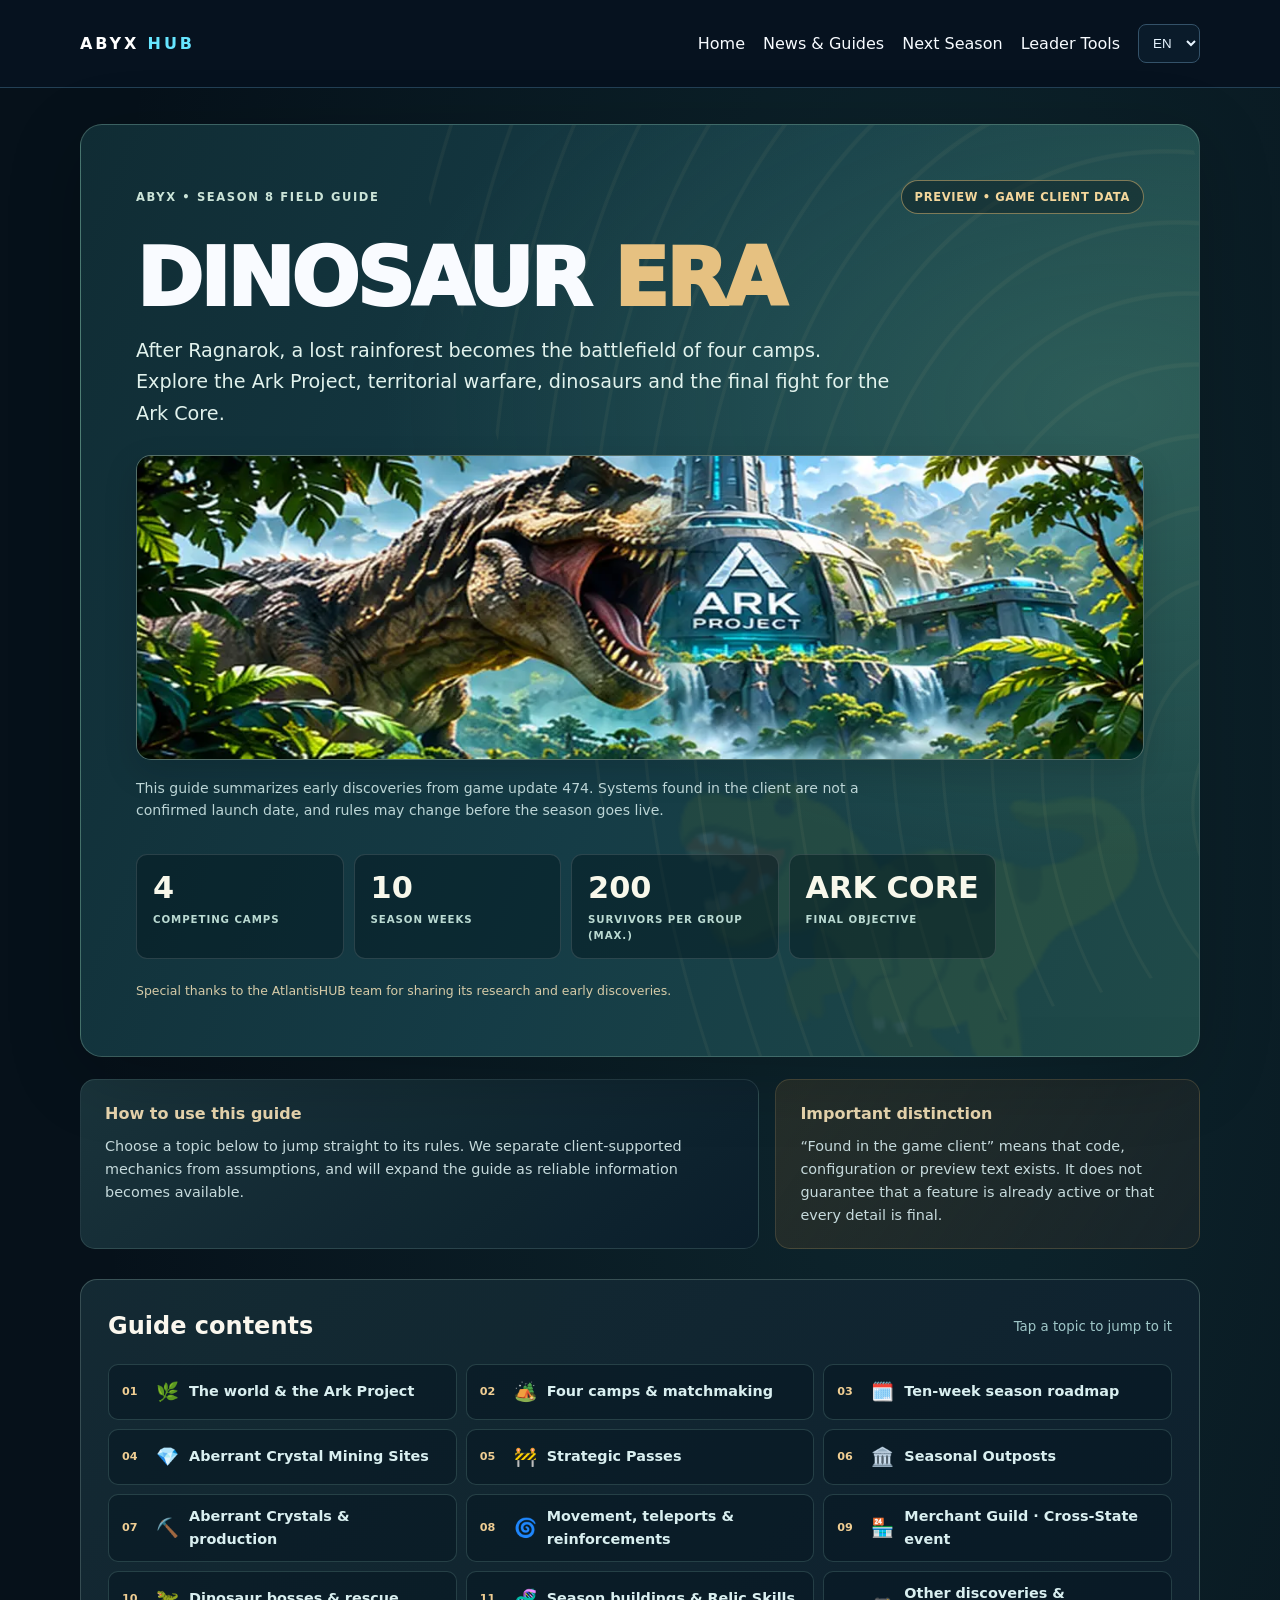
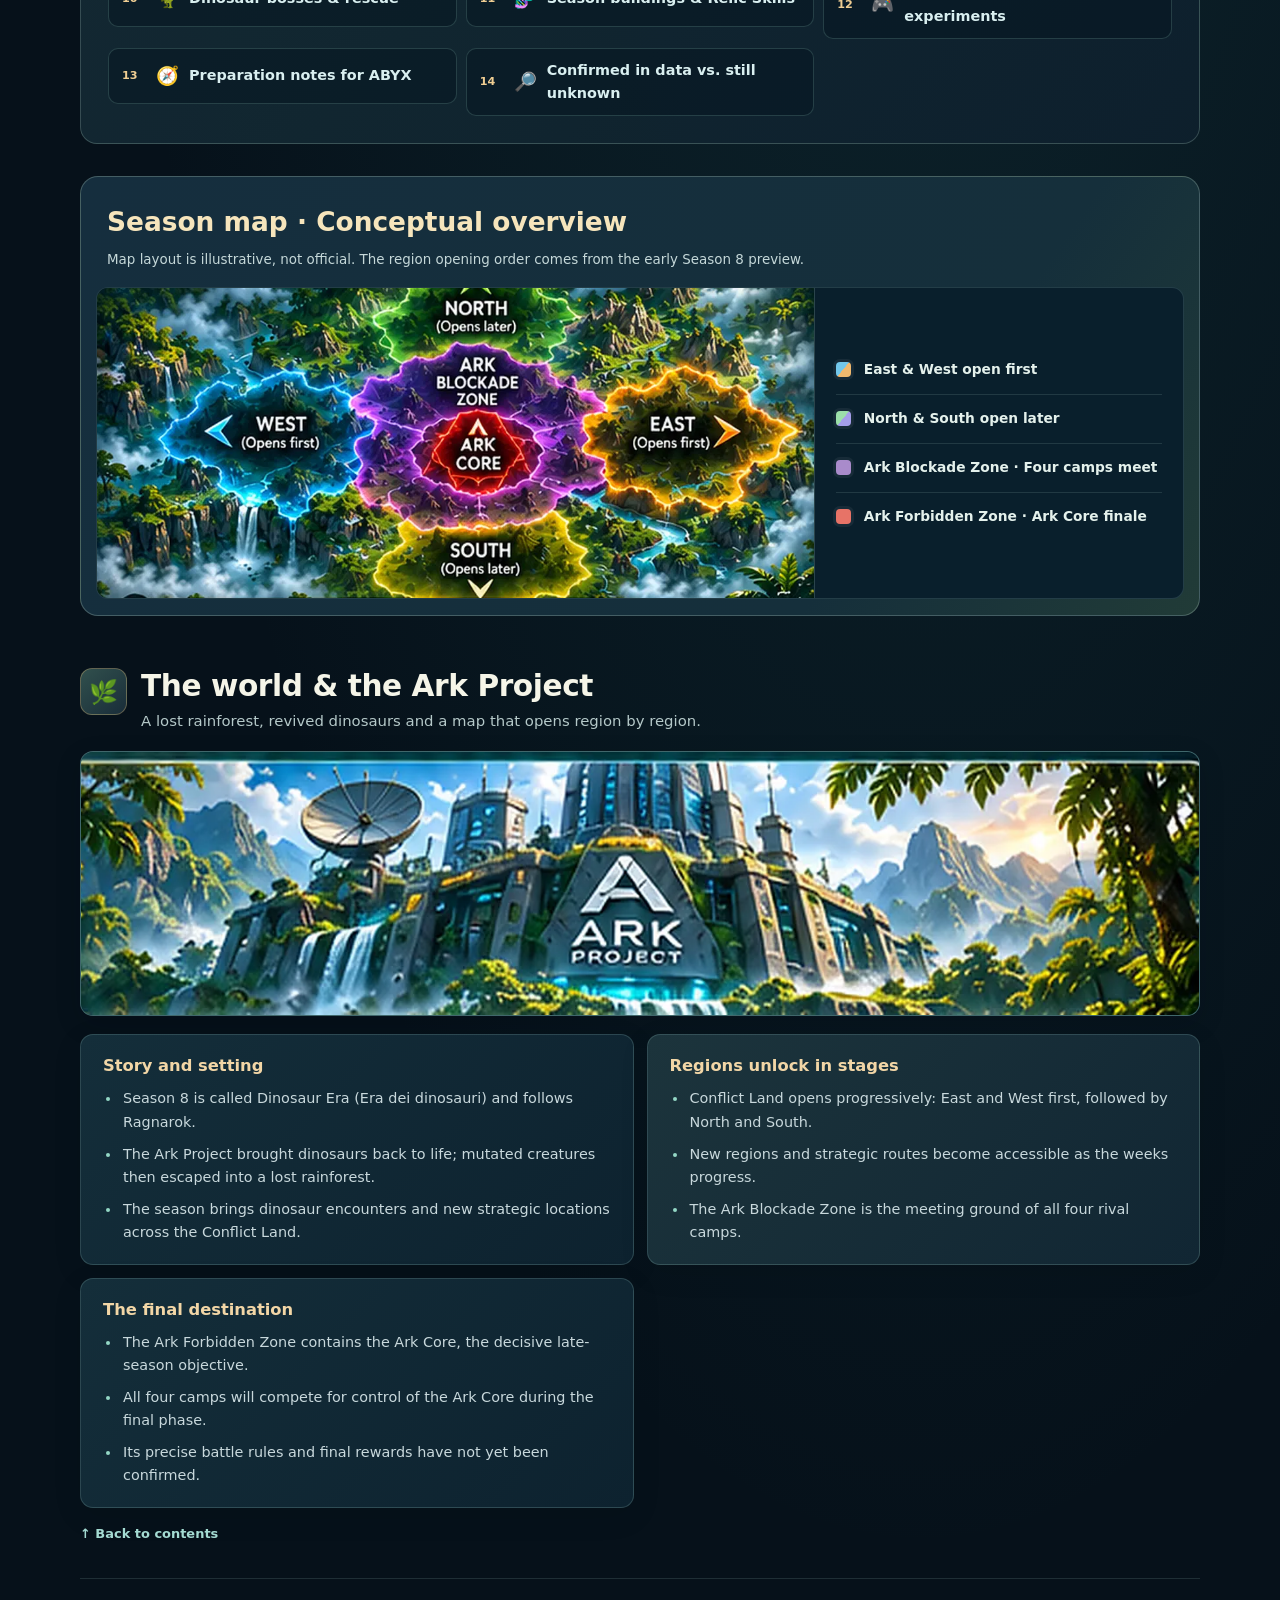
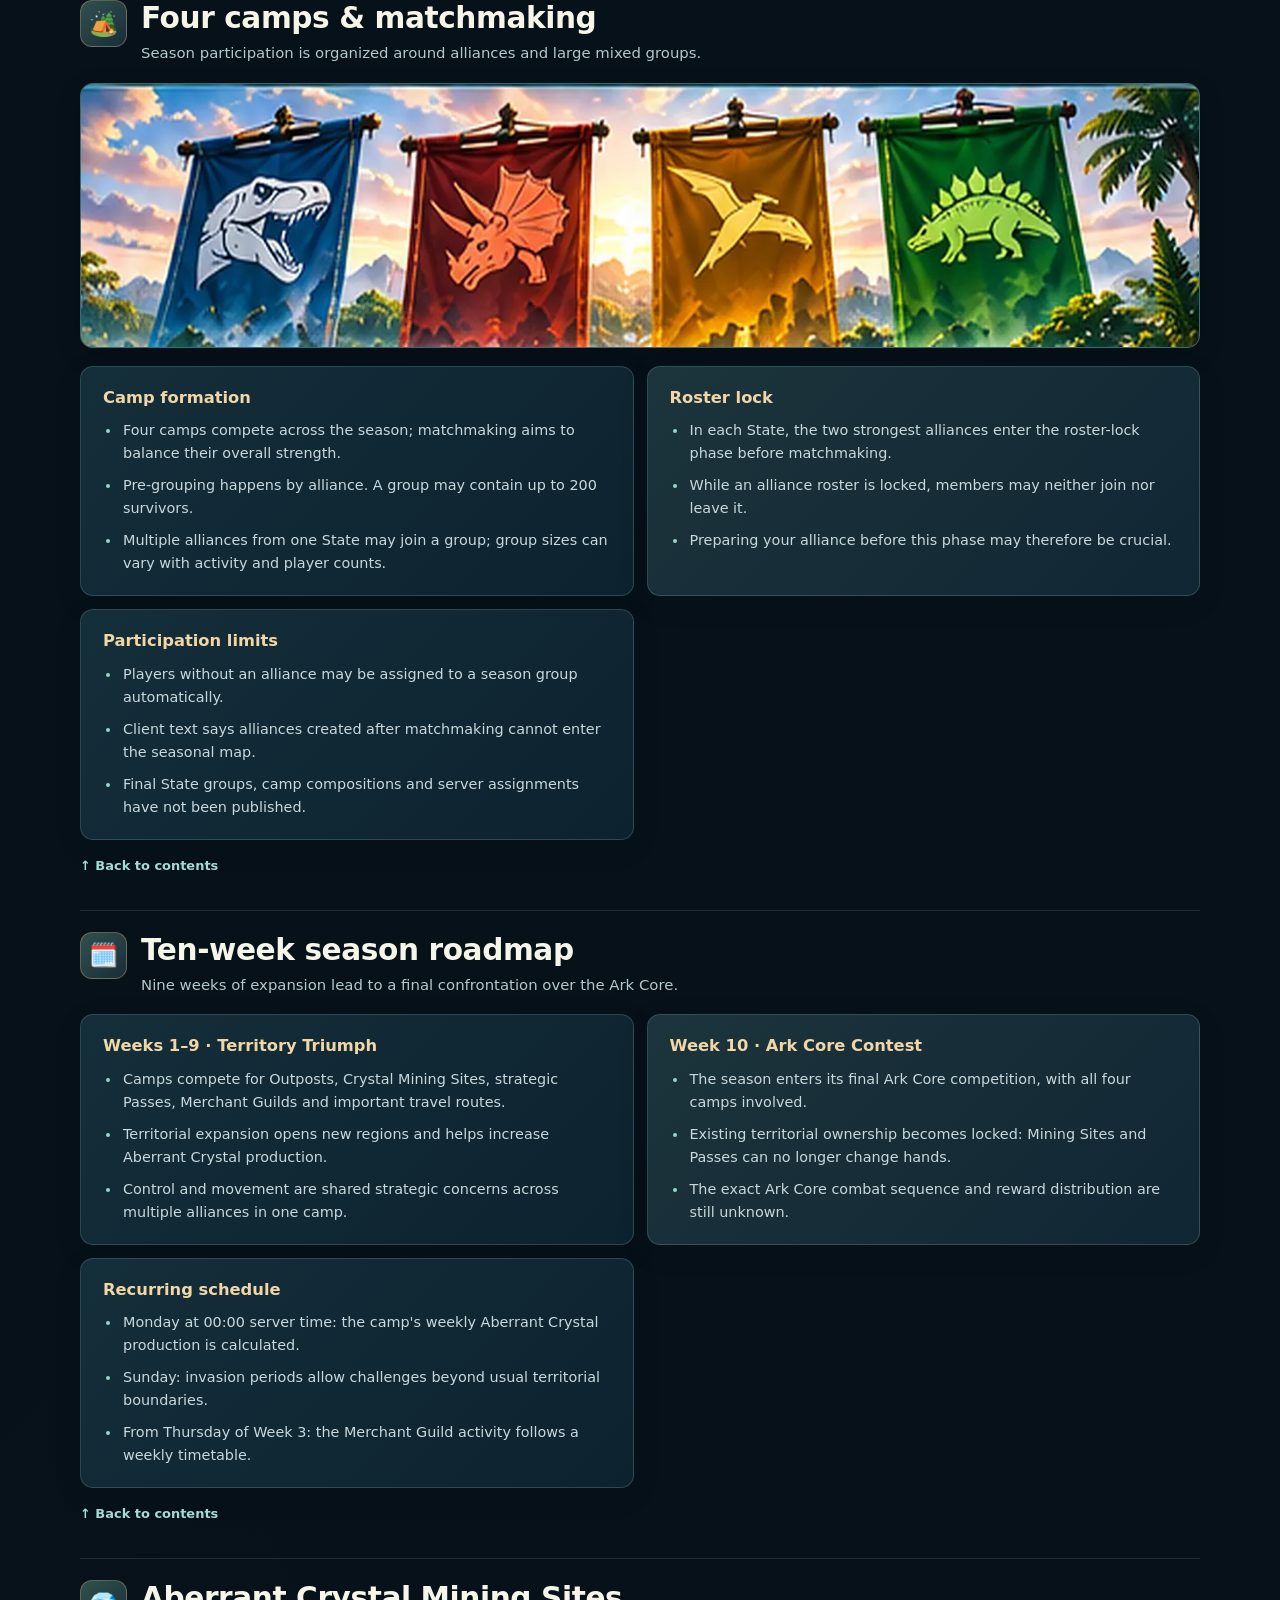
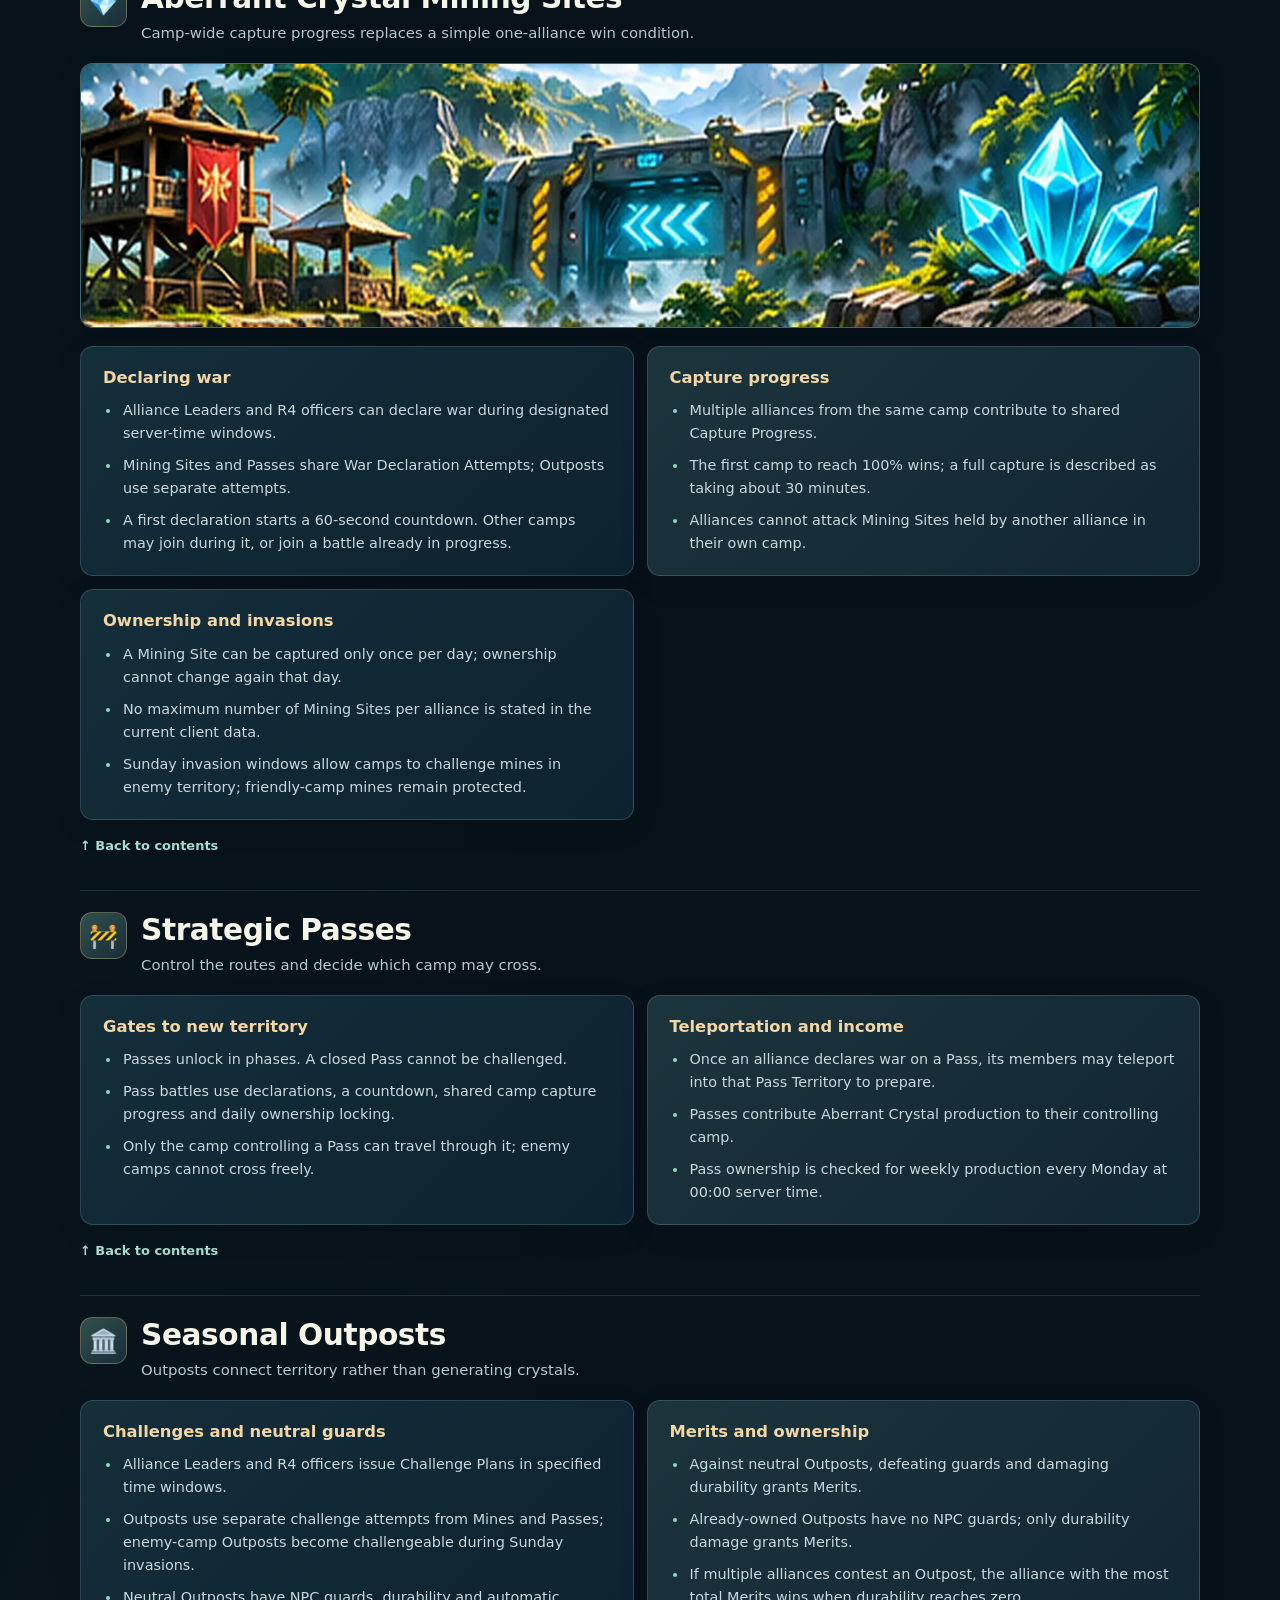
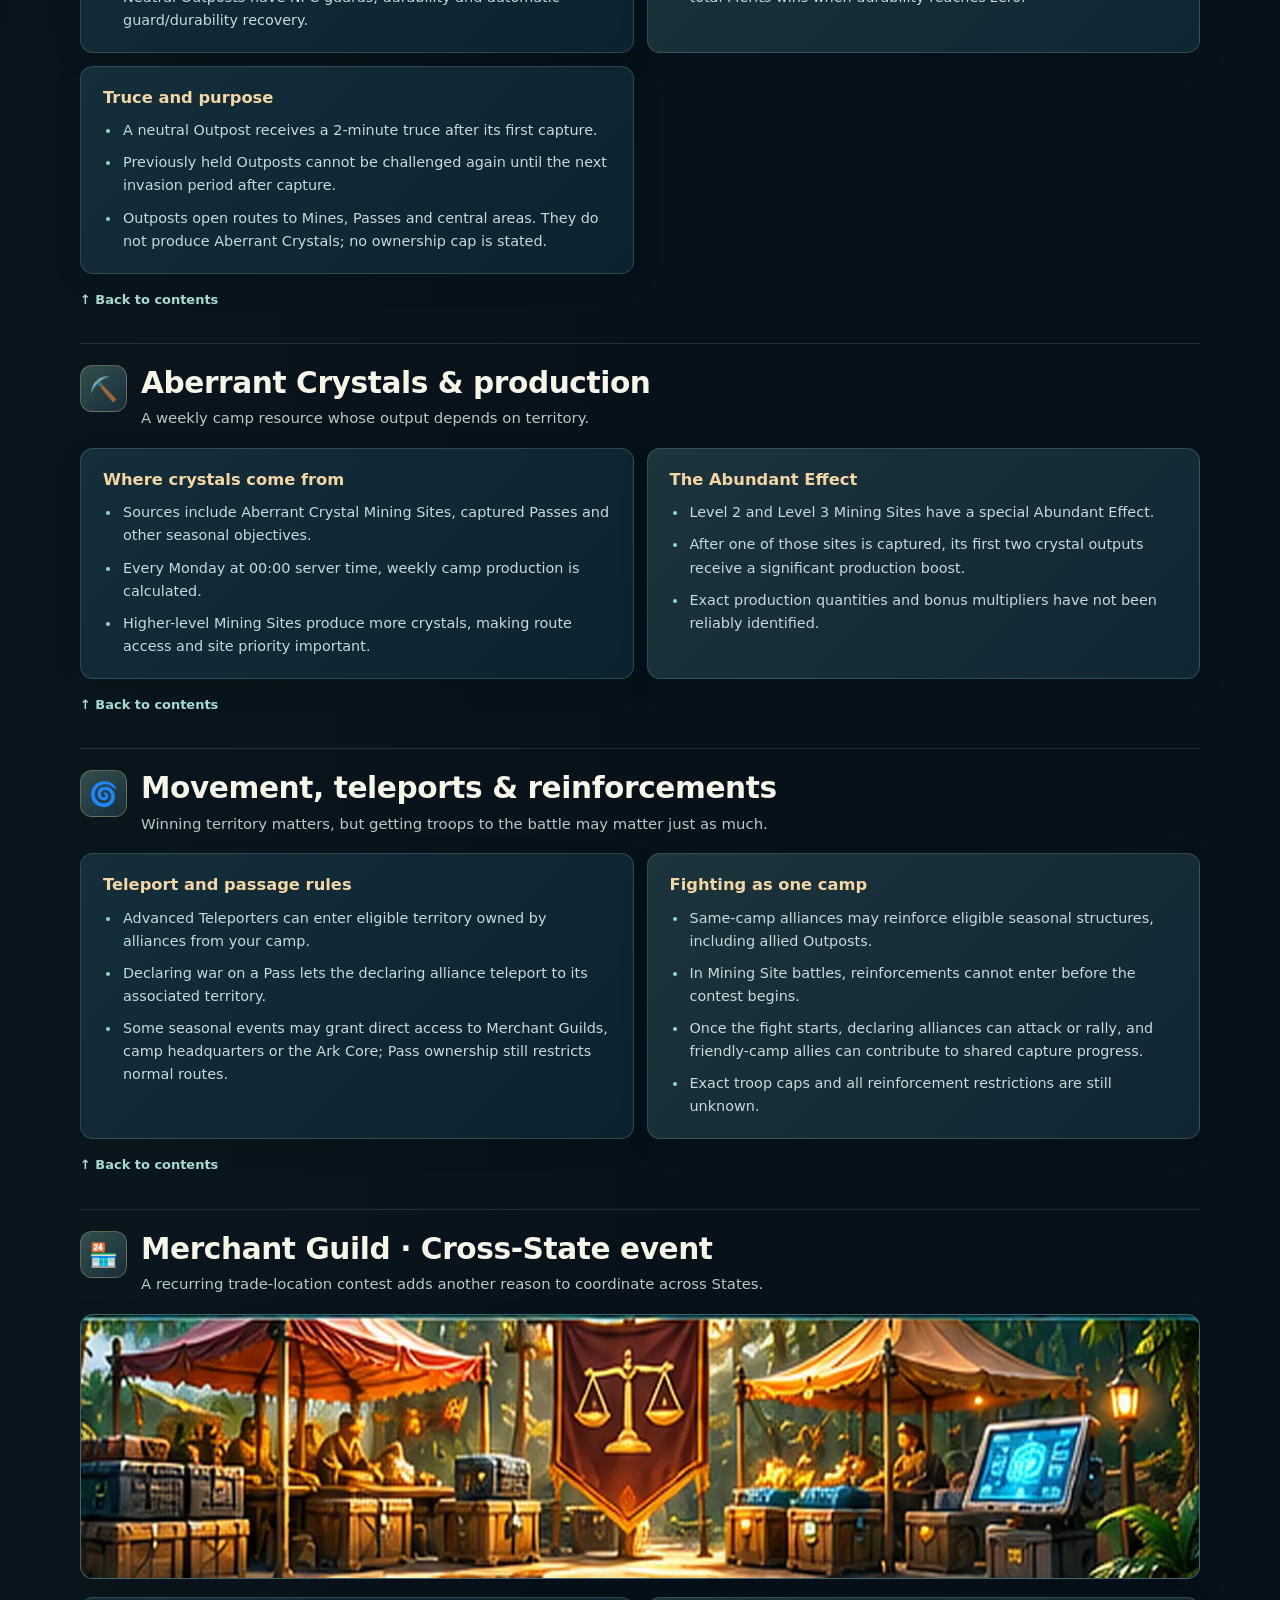
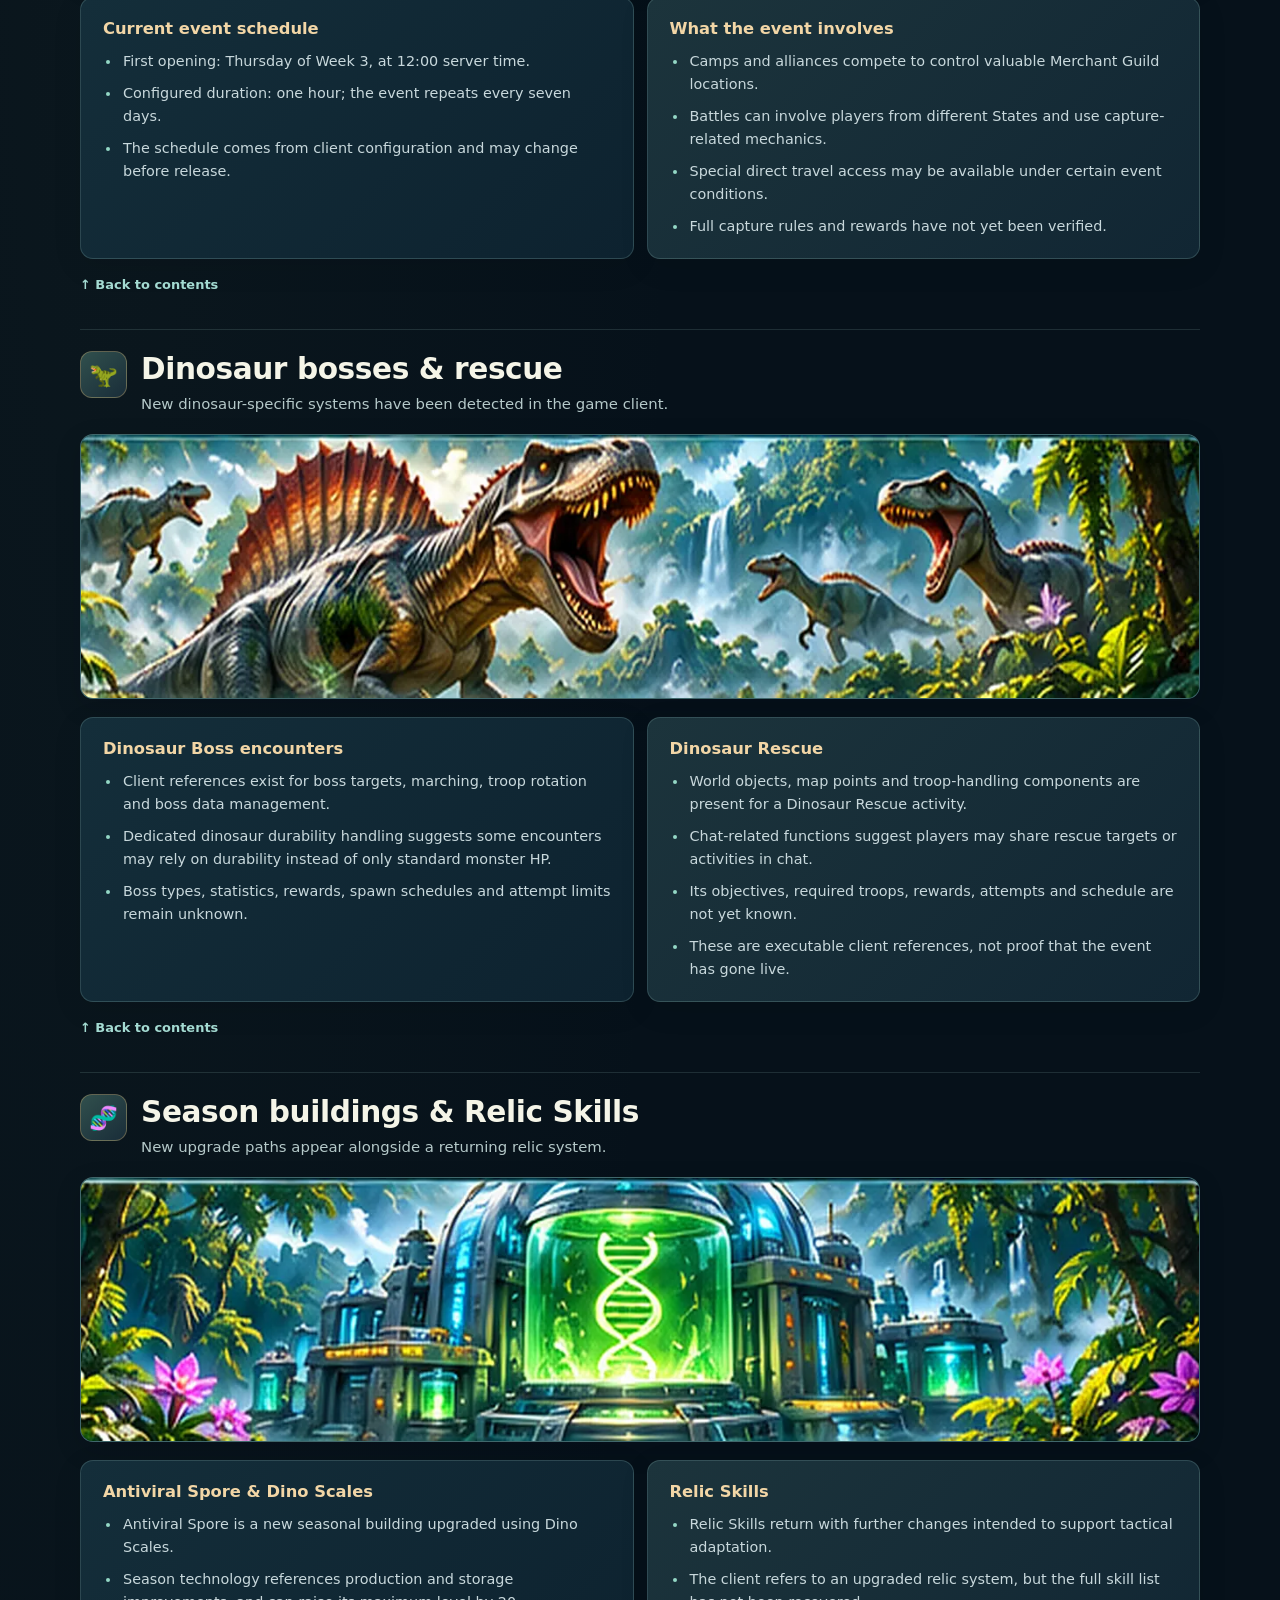
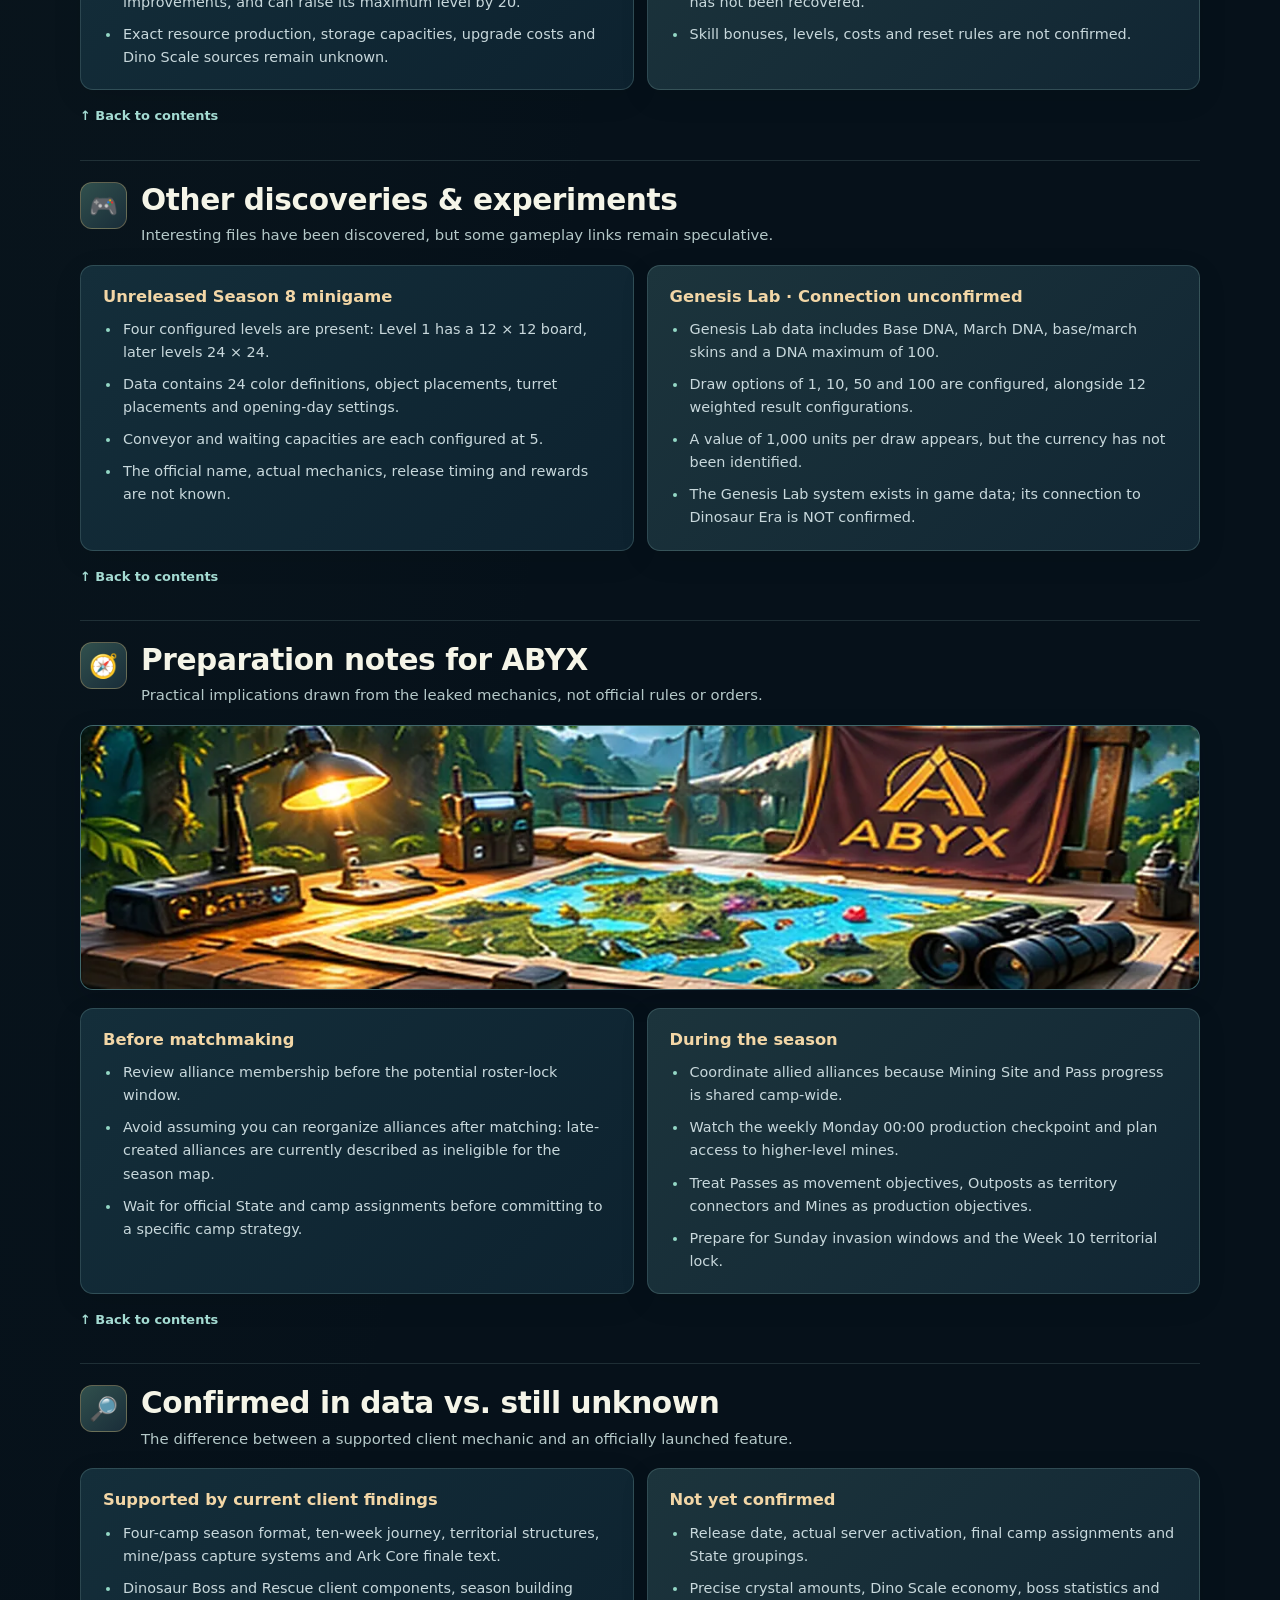
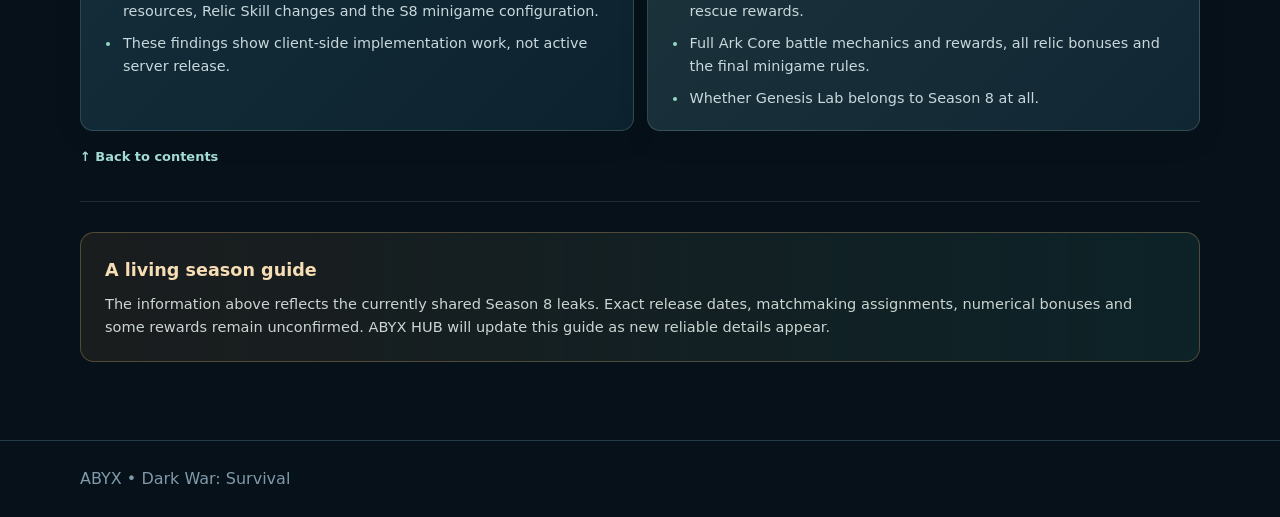
<file: next-season/index.html>
<!doctype html>
<html lang="en">
<head>
  <meta charset="utf-8">
  <meta name="viewport" content="width=device-width, initial-scale=1, viewport-fit=cover">
  <meta name="theme-color" content="#06111a">
  <meta name="description" content="ABYX HUB Season 8 Dinosaur Era: four camps, Crystal Mining Sites, Passes, Outposts, Ark Core, dinosaurs, and a complete multilingual guide.">
  <meta property="og:title" content="Dinosaur Era — Season 8 | ABYX HUB">
  <meta property="og:description" content="Explore the upcoming Season 8 mechanics, events, territories and strategy in nine languages.">
  <title>Dinosaur Era — Season 8 • ABYX HUB</title>
  <link rel="icon" href="../abyx-icon-192.png">
  <link rel="stylesheet" href="../hub-pages.css">
  <link rel="stylesheet" href="./guide.css?v=4">
  <script defer src="../hub-pages.js?v=ja9"></script>
  <script defer src="./lang-en.js?v=2"></script>
  <script defer src="./lang-fr.js?v=2"></script>
  <script defer src="./lang-it.js?v=2"></script>
  <script defer src="./lang-de.js?v=2"></script>
  <script defer src="./lang-pl.js?v=2"></script>
  <script defer src="./lang-ru.js?v=2"></script>
  <script defer src="./lang-uk.js?v=2"></script>
  <script defer src="./lang-nl.js?v=1"></script>
  <script defer src="./lang-ja.js?v=1"></script>
  <script defer src="./guide.js?v=8"></script>
</head>
<body>
  <header class="top">
    <div class="shell nav">
      <a class="brand" href="../">ABYX <span style="color:#66e5ff">HUB</span></a>
      <nav class="links" aria-label="Main navigation">
        <a href="../" data-i18n="back">Home</a>
        <a href="../news-guides/" data-i18n="news">News &amp; Guides</a>
        <a href="../next-season/" data-i18n="next" aria-current="page">Next Season</a>
        <a href="../leader-tools/" data-i18n="leaders">Leader Tools</a>
        <select id="language" aria-label="Language">
          <option value="en">EN</option>
          <option value="fr">FR</option>
          <option value="it">IT</option>
          <option value="de">DE</option>
          <option value="pl">PL</option>
          <option value="ru">RU</option>
          <option value="uk">UK</option>
          <option value="nl">NL</option>
          <option value="ja">JA</option>
        </select>
      </nav>
    </div>
  </header>
  <main class="shell">
    <div id="guide-root">
      <section class="guide-hero">
        <div class="guide-topline"><span>ABYX • SEASON 8 FIELD GUIDE</span><span class="guide-status">PREVIEW</span></div>
        <h1>DINOSAUR <span>ERA</span></h1>
        <p class="guide-lead">The complete Season 8 guide is loading. If it does not appear, refresh the page.</p>
      </section>
    </div>
  </main>
  <footer><div class="shell">ABYX • Dark War: Survival</div></footer>
</body>
</html>
</file>
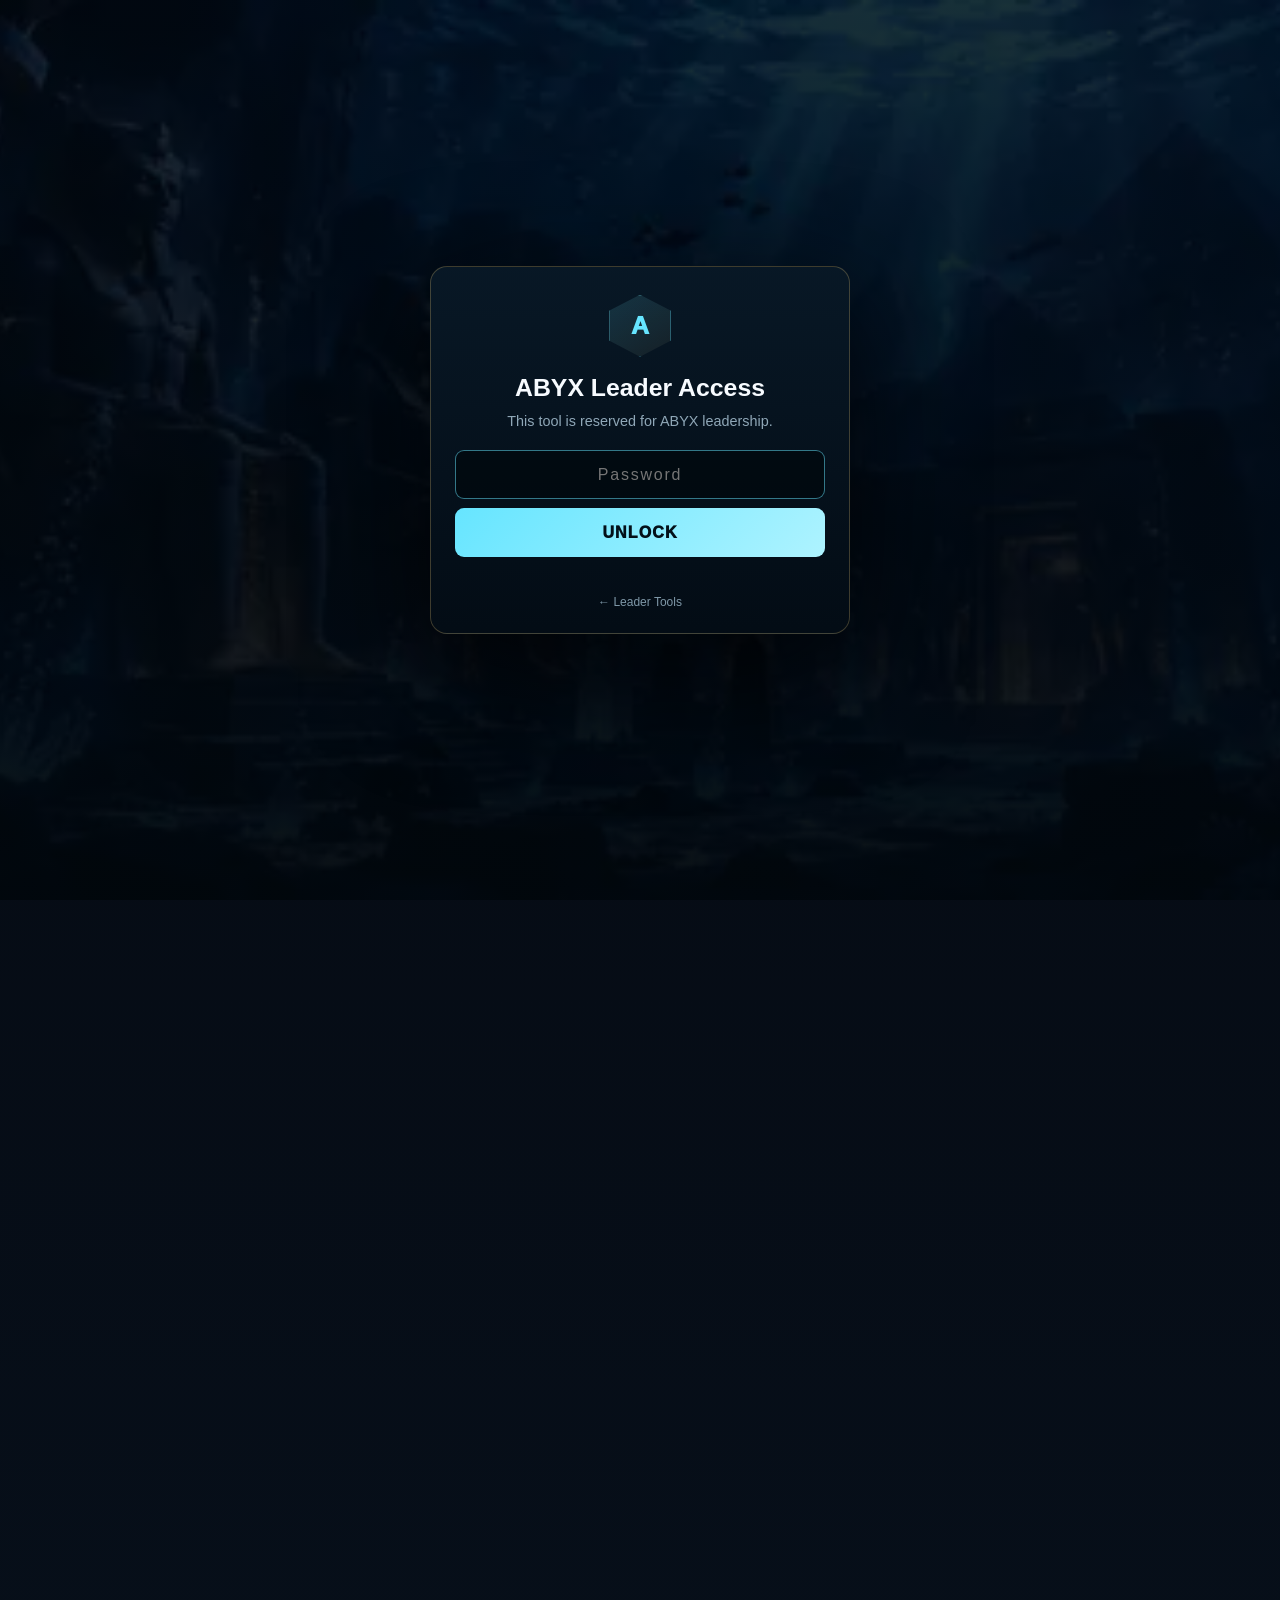
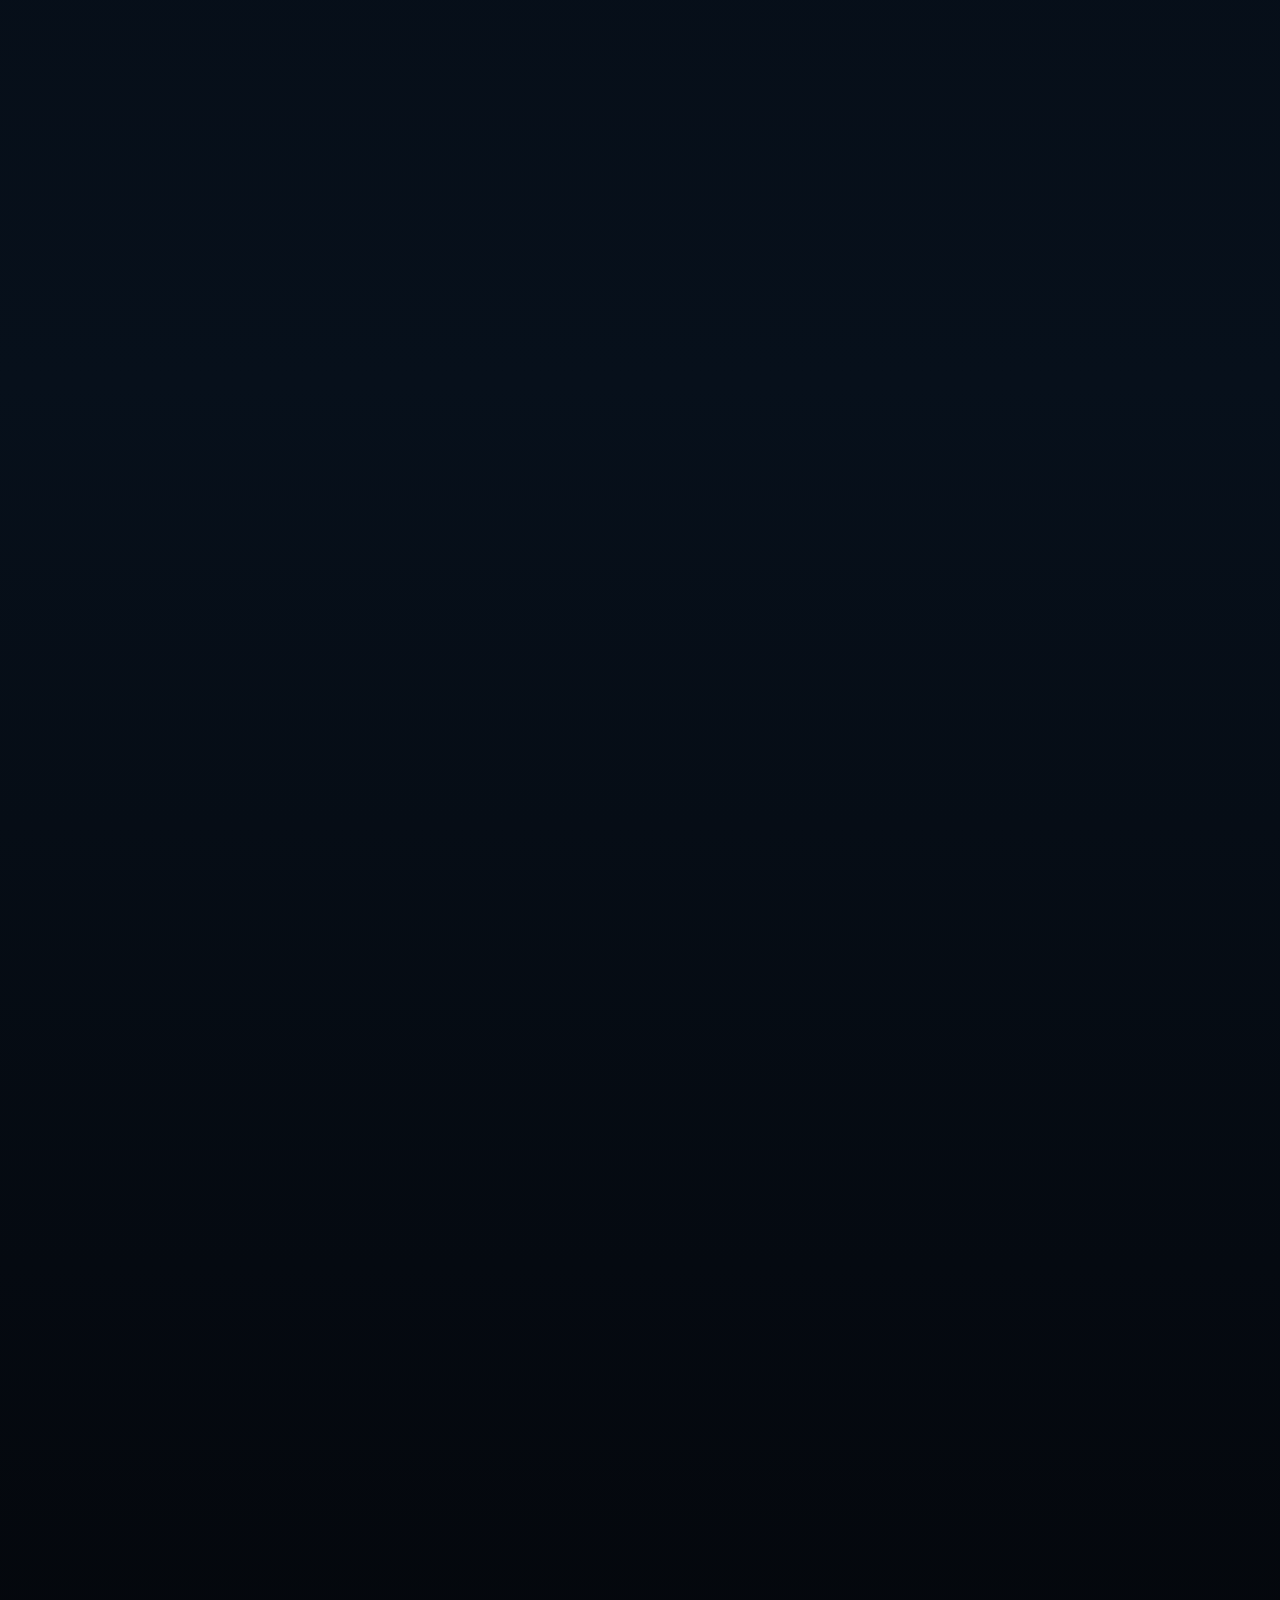
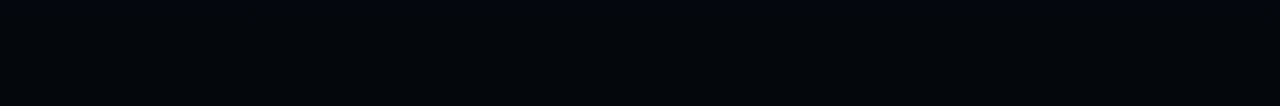
<file: leader-tools/franky/index.html>
<!DOCTYPE html>
<html lang="en">
<head>
<meta charset="UTF-8">
<meta name="viewport" content="width=device-width, initial-scale=1, viewport-fit=cover">
<meta http-equiv="Cache-Control" content="no-cache, no-store, must-revalidate">
<meta http-equiv="Pragma" content="no-cache">
<meta http-equiv="Expires" content="0">
<title>ABYX • Franky Rally Tool</title>
<style>
:root {
  --bg:#050911;
  --shell:#08111d;
  --card:#0d1826;
  --card2:#101d2d;
  --line:#203650;
  --line2:#2b5076;
  --text:#f4f8ff;
  --muted:#8da2bc;
  --blue:#1495ff;
  --blue2:#247cff;
  --cyan:#5ed7ff;
  --green:#35d785;
  --gold:#e9b247;
  --shadow:0 18px 50px rgba(0,0,0,.45);
}
*{box-sizing:border-box}
html,body{margin:0;min-height:100%;background:#050911;color:var(--text);font-family:Inter,Segoe UI,Arial,sans-serif}
body{
  width:100%;
  min-height:100vh;
  overflow-x:hidden;
  background:
    radial-gradient(circle at 20% -15%,rgba(20,149,255,.17),transparent 35%),
    linear-gradient(180deg,#050911,#07101b 60%,#04070c);
}
button,select,input{font:inherit}
button{cursor:pointer}
.page{
  width:100%;
  min-height:100vh;
  padding:0;
}
.app-shell{
  width:100%;
  min-height:100vh;
  margin:0;
  background:var(--shell);
  border:0;
  border-radius:0;
  overflow:hidden;
  box-shadow:none;
}
.app-header{
  min-height:calc(74px + env(safe-area-inset-top));
  height:auto;
  padding:calc(12px + env(safe-area-inset-top)) 14px 12px;
  display:flex;align-items:center;justify-content:space-between;gap:10px;
  background:linear-gradient(180deg,#091522,#07111c);
  border-bottom:1px solid #14273c;
}
.brand{display:flex;align-items:center;gap:10px;min-width:0}
.logo{
  width:45px;height:45px;border-radius:50%;display:grid;place-items:center;flex:none;
  background:radial-gradient(circle at 50% 35%,rgba(72,195,255,.25),transparent 42%),#0b1d31;
  border:1px solid #2a608c;box-shadow:0 0 20px rgba(36,145,255,.18)
}
.logo svg{width:28px;height:28px}
.brand-copy{min-width:0}
.brand-title{font-size:15px;font-weight:950;white-space:nowrap;overflow:hidden;text-overflow:ellipsis}
.brand-title .accent{color:var(--cyan)}
.brand-sub{font-size:9px;color:#7188a2;margin-top:3px}
.header-actions{display:flex;align-items:center;gap:8px}
.lang{display:none!important}
.lang button{border:0;background:transparent;color:#7890aa;padding:6px 3px;font-weight:950;border-bottom:2px solid transparent}
.lang button.active{color:var(--cyan);border-color:var(--cyan)}
.menu{border:0;background:transparent;color:#a9b9cc;font-size:20px;padding:6px}

.banner{
  height:160px;background-size:cover;background-position:center;
  position:relative;overflow:hidden;border-bottom:1px solid #152a42
}
.banner::after{
  content:"";position:absolute;inset:0;
  background:linear-gradient(90deg,rgba(4,9,16,.25),rgba(4,9,16,.08) 55%,rgba(4,9,16,.2));
}
.banner-text{
  position:absolute;right:13px;bottom:12px;z-index:2;max-width:130px;text-align:right;
  font-size:10px;line-height:1.25;color:#d4e8ff;font-weight:900;font-style:italic;
  text-shadow:0 2px 6px #000;
}

.tabs{display:grid;grid-template-columns:repeat(3,1fr);gap:7px;padding:8px 10px;background:#09131f}
.tab{
  border:0;border-radius:10px;padding:10px 7px;background:#111d2c;color:#8598af;
  font-size:11px;font-weight:900;display:flex;align-items:center;justify-content:center;gap:6px
}
.tab svg{width:15px;height:15px}
.tab.active{
  color:white;background:linear-gradient(180deg,#127fdc,#0d5bb0);
  box-shadow:inset 0 0 0 1px rgba(85,197,255,.48),0 0 16px rgba(14,115,220,.18)
}
.screen{display:none;padding:0 10px 12px}
.screen.active{display:block}
.panel{
  background:linear-gradient(180deg,#0d1826,#0a1421);border:1px solid #203650;
  border-radius:15px;padding:13px;box-shadow:0 10px 25px rgba(0,0,0,.22)
}
.panel-head{display:flex;align-items:center;gap:9px;margin-bottom:5px}
.panel-icon{width:25px;height:25px;color:#9bb5cf}
.panel-title{font-size:18px;font-weight:950;letter-spacing:-.02em}
.panel-sub{font-size:10px;line-height:1.5;color:#8197b0;margin-bottom:12px}

.online-box{
  display:flex;align-items:center;justify-content:space-between;
  min-height:52px;border-radius:11px;padding:8px 12px;margin-bottom:8px;
  background:linear-gradient(180deg,rgba(11,101,179,.42),rgba(8,58,105,.38));
  border:1px solid #1677c2
}
.online-left{display:flex;align-items:center;gap:8px}
.online-dot{width:11px;height:11px;border-radius:50%;background:var(--green);box-shadow:0 0 12px rgba(53,215,133,.7)}
.online-text{font-size:12px;font-weight:900;color:#9edcff}
.online-count{font-size:24px;font-weight:950;color:#63d7ff}

.players{display:grid;gap:5px}
.player-row{
  min-height:45px;display:flex;align-items:center;gap:9px;padding:7px 8px;
  background:#0d1826;border:1px solid #1e334d;border-radius:9px
}
.player-row.selected{background:#101d2c;border-color:#284b6d}
.check{
  appearance:none;width:20px;height:20px;flex:none;border-radius:5px;
  background:#07111c;border:1px solid #31516f;position:relative
}
.check:checked{background:linear-gradient(180deg,#28a8ff,#1478e3);border-color:#28a8ff}
.check:checked::after{
  content:"✓";position:absolute;inset:0;display:grid;place-items:center;color:#fff;font-weight:950;font-size:13px
}
.avatar{
  width:31px;height:31px;flex:none;border-radius:50%;display:grid;place-items:center;
  background:linear-gradient(145deg,#192b40,#0b1521);border:1px solid #31506f
}
.avatar svg{width:18px;height:18px}
.player-name{font-size:12px;font-weight:900}
.player-meta{font-size:9px;color:#72879f;margin-top:2px}

.rally-top{
  display:flex;align-items:center;justify-content:space-between;gap:12px;
  margin:0 0 9px;padding:9px 11px;border:1px solid #285278;border-radius:10px;
  background:linear-gradient(180deg,rgba(16,45,72,.78),rgba(9,27,44,.78))
}
.rally-top label{font-size:11px;color:#c5e8ff;font-weight:900}
.rally-top select{min-width:82px;font-size:13px;font-weight:950;border-color:#3474a9;background:#0d2135}
.controls{
  margin-top:9px;padding:9px;border:1px solid #1e334d;border-radius:10px;background:#0b1623
}
.control-row{display:flex;align-items:center;justify-content:space-between;gap:10px;margin-bottom:8px}
.control-row label{font-size:10px;color:#a7b8cb;font-weight:800}
select{
  min-width:74px;padding:7px 9px;border-radius:8px;background:#101e2d;color:#fff;
  border:1px solid #2d4967;outline:none
}
.primary{
  width:100%;border:0;border-radius:10px;padding:11px 13px;color:white;font-weight:950;
  background:linear-gradient(180deg,#2ba9ff,#0874df);
  box-shadow:0 7px 18px rgba(17,119,230,.25),inset 0 0 0 1px rgba(133,220,255,.22)
}

.vehicle-list,.results-list{display:grid;gap:7px}
.vehicle-card,.result-card{
  display:grid;grid-template-columns:auto 1fr auto;align-items:center;gap:9px;
  border:1px solid #1f344d;background:#0d1826;border-radius:10px;padding:9px
}
.result-card{grid-template-columns:auto auto minmax(0,1fr) auto}
.result-main{min-width:0}
.result-name{white-space:nowrap;overflow:hidden;text-overflow:ellipsis}
.result-right{text-align:right}
.vehicle-name,.result-name{font-size:12px;font-weight:900}
.vehicle-sub{font-size:9px;color:#778ba2;margin-top:2px}
.metric-grid{display:grid;grid-template-columns:1fr 1fr;gap:8px;margin-top:7px}
.metric-label{font-size:8px;color:#73879d;margin-bottom:4px}
.bar{height:6px;border-radius:999px;background:#142337;overflow:hidden}
.bar i{display:block;height:100%;border-radius:999px}
.bar.power i{background:linear-gradient(90deg,#168dff,#5ad4ff)}
.bar.cap i{background:linear-gradient(90deg,#20ad6b,#52df92)}
.vehicle-right,.result-right{text-align:right}
.vehicle-right strong,.result-right strong{display:block;color:#64d0ff;font-size:13px}
.vehicle-right span,.result-right span{display:block;color:#45de90;font-size:9px;margin-top:4px}

.result-summary{
  display:flex;align-items:center;justify-content:space-between;gap:10px;
  border:1px solid #1a72bb;border-radius:11px;padding:12px;margin-bottom:10px;
  background:linear-gradient(180deg,rgba(13,103,184,.38),rgba(8,61,106,.32))
}
.result-summary span{font-size:12px;font-weight:900;color:#c9e9ff}
.result-summary strong{font-size:28px;color:#62d0ff}
.rank{
  width:28px;height:28px;border-radius:50%;display:grid;place-items:center;flex:none;
  background:#203b5c;border:1px solid #365c82;font-size:11px;font-weight:950
}
.result-card:nth-child(2) .rank{background:linear-gradient(145deg,#ecb73d,#9b6714);color:#172030;border-color:#ffd36b}
.result-card:nth-child(3) .rank{background:linear-gradient(145deg,#d8e2ec,#718197);color:#172030;border-color:#eaf5ff}
.result-card:nth-child(4) .rank{background:linear-gradient(145deg,#c98a4d,#713d18);border-color:#e4a265}

.tip{
  margin-top:9px;padding:10px;border-radius:10px;background:rgba(42,190,108,.13);
  border:1px solid rgba(53,215,133,.28);font-size:9px;line-height:1.45;color:#b6e9cd
}
.secondary{
  width:100%;margin-top:9px;border-radius:10px;padding:10px;border:1px solid #28455f;
  background:#0c1724;color:#d9e4f0;font-weight:900
}
.footer{padding:10px 12px 13px;text-align:center;font-size:8px;color:#52677e}

.desktop-side{display:none}
.desktop-info{display:none}

@media(min-width:900px){
  .page{padding:0}
  .app-shell{
    width:100%;
    min-height:100vh;
    border-radius:0;
  }
  .desktop-grid{
    display:grid;
    grid-template-columns:340px minmax(0,1fr);
    min-height:calc(100vh - 74px);
  }
  .desktop-side{display:block}
  .desktop-side{border-right:1px solid #15283e;background:#07111d}
  .desktop-side .banner{height:220px;border-bottom:0}
  .desktop-info{display:block;padding:14px 12px}
  .desktop-info h2{font-size:22px;margin:0 0 8px}
  .desktop-info p{font-size:11px;line-height:1.55;color:#7f94ad;margin:0}
  .desktop-main{min-width:0}
  .desktop-main>.banner{display:none}
  .tabs{padding:10px 12px}
  .screen{padding:0 12px 14px}
  .players{grid-template-columns:repeat(2,minmax(0,1fr))}
  .vehicle-list{grid-template-columns:repeat(2,minmax(0,1fr))}
  .panel{padding:16px}
  .panel-title{font-size:20px}
}

@media(max-width:899px){
  .app-header{width:100%}
  .desktop-grid{min-height:calc(100vh - 74px)}
  .desktop-main{min-height:calc(100vh - 74px)}
  .screen.active{min-height:calc(100vh - 74px - 160px - 54px)}

  /* iPhone/PWA touch safeguard: attendance controls always stay interactive. */
  #attendance .rally-top,
  #attendance .player-filter,
  #attendance #playersList,
  #attendance .controls{
    position:relative;
    z-index:50;
    pointer-events:auto!important;
  }
  /* Keep the player autocomplete dropdown above the player grid.
     The grid comes later in the DOM, so equal stacking levels can hide the dropdown on touch layouts. */
  #attendance .player-filter{z-index:90}
  #attendance #playersList{z-index:40}
  #attendance select,
  #attendance input,
  #attendance button,
  #attendance label,
  #attendance .player-row,
  #attendance .check{
    pointer-events:auto!important;
    touch-action:manipulation;
  }
  #leaderCount{
    position:relative;
    z-index:60;
    -webkit-appearance:menulist;
    appearance:auto;
  }
}
.global-drawer{position:fixed;inset:0;z-index:1000;pointer-events:none}
.global-drawer.open{pointer-events:auto}
.global-drawer-shade{position:absolute;inset:0;background:rgba(0,0,0,.58);opacity:0;transition:opacity .2s}
.global-drawer.open .global-drawer-shade{opacity:1}
.global-drawer-panel{position:absolute;top:0;right:0;width:min(86vw,340px);height:100%;padding:18px;background:#08111d;border-left:1px solid #203650;transform:translateX(100%);transition:transform .22s;box-shadow:-18px 0 40px rgba(0,0,0,.35)}
.global-drawer.open .global-drawer-panel{transform:translateX(0)}
.global-drawer-title{font-size:14px;font-weight:950;color:#cfeaff;margin:8px 0 14px}
.global-nav-link{display:block;text-decoration:none;color:#dce9f7;background:#0d1826;border:1px solid #203650;border-radius:10px;padding:13px 14px;margin-bottom:9px;font-weight:850}
.global-nav-link.active{border-color:#1d83d3;background:linear-gradient(180deg,rgba(20,149,255,.22),rgba(20,149,255,.08));color:#fff}
.global-nav-link:focus-visible,.menu:focus-visible{outline:2px solid var(--cyan);outline-offset:2px}
</style>

<meta name="theme-color" content="#07111d">
<meta name="color-scheme" content="dark">
<meta name="apple-mobile-web-app-capable" content="yes">
<meta name="apple-mobile-web-app-status-bar-style" content="black-translucent">
<meta name="apple-mobile-web-app-title" content="ABYX Franky">
<link rel="apple-touch-icon" href="https://abyx-dwd.github.io/abyx-icon-180.png?v=6">
<link rel="apple-touch-icon-precomposed" href="https://abyx-dwd.github.io/abyx-icon-180.png?v=6">
<link rel="icon" type="image/svg+xml" href="/abyx-icon-192.svg">
<link rel="manifest" href="/manifest.webmanifest?v=5">

<script>document.documentElement.classList.add("abyx-auth-pending")</script>
<script src="../auth.js?v=ja9" defer></script>
<link rel="stylesheet" href="/install.css?v=2">
<script src="/install.js?v=ja9" defer></script>
<link rel="stylesheet" href="/leader-tools/leader-header.css?v=1">
<script src="/leader-tools/leader-header.js?v=ja9" defer></script>
<link rel="preload" as="image" href="/leader-tools/franky/assets/troops/fighter-v2.png?v=1">
<link rel="preload" as="image" href="/leader-tools/franky/assets/troops/shooter.png?v=7">
<link rel="preload" as="image" href="/leader-tools/franky/assets/troops/rider.png?v=7">
<link rel="preload" as="image" href="/leader-tools/franky/assets/franky-anime-header-master.webp?v=1">
</head>
<body>
<div class="page">
  <div class="app-shell">
    <header class="app-header">
      <div class="brand">
        <div class="logo">
          <svg viewBox="0 0 64 64" fill="none">
            <circle cx="32" cy="20" r="11" fill="#63D7FF"/>
            <path d="M13 53c2-13 10-19 19-19s17 6 19 19" fill="#63D7FF"/>
          </svg>
        </div>
        <div class="brand-copy">
          <div class="brand-title">FRANKY <span class="accent">RALLY TOOL</span></div>
          <div class="brand-sub" data-i18n="brandSub">ABYX Leader Tools • Dark War Survival</div>
        </div>
      </div>
      <div class="header-actions">
        <div class="lang">
          <button id="enBtn" class="active">EN</button><span>|</span><button id="frBtn">FR</button><span>|</span><button id="itBtn">IT</button><span>|</span><button id="deBtn">DE</button><span>|</span><button id="jaBtn">JA</button>
        </div>
        <button class="menu" id="globalMenuBtn" aria-label="Open menu">☰</button>
      </div>
    </header>

    <div class="global-drawer" id="globalDrawer" aria-hidden="true">
      <div class="global-drawer-shade" id="globalDrawerShade"></div>
      <aside class="global-drawer-panel" aria-label="ABYX leader tools navigation">
        <div class="global-drawer-title">ABYX LEADER TOOLS</div>
        <a class="global-nav-link active" href="./">Franky Rally Tool</a>
        <a class="global-nav-link" href="../message-forge/">ABYX Message Forge</a>
        <a class="global-nav-link" href="../">Leader Tools Hub</a>
      </aside>
    </div>

    <div class="desktop-grid">
      <aside class="desktop-side">
        <div class="banner" style="background-image:url('[data-uri]')">
          <div class="banner-text" data-i18n="bannerText">SOME FIGHT<br>SO WE SURVIVE</div>
        </div>
        <div class="desktop-info">
          <h2 data-i18n="desktopTitle">Franky Rally Planner</h2>
          <p data-i18n="desktopText">A simple alliance tool built around vehicle power and rally capacity.</p>
        </div>
      </aside>

      <section class="desktop-main">
        <div class="banner" style="background-image:url('[data-uri]')">
          <div class="banner-text" data-i18n="bannerText">SOME FIGHT<br>SO WE SURVIVE</div>
        </div>

        <nav class="tabs">
          <button class="tab active" data-tab="attendance">
            <svg viewBox="0 0 24 24" fill="currentColor"><path d="M16 11c1.7 0 3-1.3 3-3s-1.3-3-3-3-3 1.3-3 3 1.3 3 3 3zM8 11c1.7 0 3-1.3 3-3S9.7 5 8 5 5 6.3 5 8s1.3 3 3 3zm0 2c-2.3 0-7 1.2-7 3.5V19h14v-2.5C15 14.2 10.3 13 8 13zm8 0c-.3 0-.6 0-1 .1 1.2.8 2 2 2 3.4V19h6v-2.5c0-2.3-4.7-3.5-7-3.5z"/></svg>
            <span data-i18n="attendanceTab">Attendance</span>
          </button>
          <button class="tab" data-tab="vehicles">
            <svg viewBox="0 0 24 24" fill="currentColor"><path d="M5 11l1.5-4.5h11L19 11H5zm13.9-6c-.2-.6-.8-1-1.4-1h-11c-.7 0-1.2.4-1.4 1L3 11v8c0 .6.4 1 1 1h1c.6 0 1-.4 1-1v-1h12v1c0 .6.4 1 1 1h1c.6 0 1-.4 1-1v-8l-2.1-6z"/></svg>
            <span data-i18n="vehiclesTab">Vehicles</span>
          </button>
          <button class="tab" data-tab="results">
            <svg viewBox="0 0 24 24" fill="currentColor"><path d="M5 9h3v10H5zm5-4h3v14h-3zm5 7h3v7h-3z"/></svg>
            <span data-i18n="resultsTab">Results</span>
          </button>
        </nav>

        <div class="screen active" id="attendance">
          <div class="panel">
            <div class="panel-head">
              <svg class="panel-icon" viewBox="0 0 24 24" fill="currentColor"><path d="M16 11c1.7 0 3-1.3 3-3s-1.3-3-3-3-3 1.3-3 3 1.3 3 3 3zM8 11c1.7 0 3-1.3 3-3S9.7 5 8 5 5 6.3 5 8s1.3 3 3 3zm0 2c-2.3 0-7 1.2-7 3.5V19h14v-2.5C15 14.2 10.3 13 8 13z"/></svg>
              <div class="panel-title" data-i18n="attendanceTitle">Franky — Attendance</div>
            </div>
            <div class="panel-sub" data-i18n="attendanceSub">Select the players currently online for the calculation.</div>

            <div class="online-box">
              <div class="online-left"><span class="online-dot"></span><span class="online-text" data-i18n="online">Players online</span></div>
              <span class="online-count" id="onlineCount">7</span>
            </div>

            <div class="rally-top">
              <label data-i18n="leaders">Number of rallies</label>
              <select id="leaderCount"><option>1</option><option>2</option><option>3</option><option selected>4</option><option>5</option><option>6</option><option>7</option><option>8</option><option>9</option><option>10</option><option>11</option><option>12</option><option>13</option><option>14</option><option>15</option><option>16</option><option>17</option><option>18</option><option>19</option><option>20</option><option>21</option><option>22</option><option>23</option><option>24</option><option>25</option><option>26</option><option>27</option><option>28</option><option>29</option><option>30</option></select>
            </div>

            <div class="player-filter">
              <input id="playerFilterInput" type="text" autocomplete="off" autocapitalize="none" spellcheck="false" placeholder="Search a player…">
              <button id="playerFilterClear" type="button" aria-label="Clear search" title="Clear search">×</button>
            </div>

            <div class="players" id="playersList"></div>

            <div class="controls">
              <button class="primary" id="calculateBtn" data-i18n="calculate">Calculate rallies</button>
            </div>
          </div>
        </div>

        <div class="screen" id="vehicles">
          <div class="panel">
            <div class="panel-head">
              <svg class="panel-icon" viewBox="0 0 24 24" fill="currentColor"><path d="M5 11l1.5-4.5h11L19 11H5zm13.9-6c-.2-.6-.8-1-1.4-1h-11c-.7 0-1.2.4-1.4 1L3 11v8c0 .6.4 1 1 1h1c.6 0 1-.4 1-1v-1h12v1c0 .6.4 1 1 1h1c.6 0 1-.4 1-1v-8l-2.1-6z"/></svg>
              <div class="panel-title" data-i18n="vehiclesTitle">Available Vehicles</div>
            </div>
            <div class="panel-sub" data-i18n="vehiclesSub">Criteria: Vehicle Power + Rally Capacity</div>
            <div class="vehicle-sort-bar">
              <label id="vehicleSortLabel" for="vehicleSort">Sort by</label>
              <select id="vehicleSort" aria-label="Vehicle sort">
                <option value="power">Power</option>
                <option value="capacity">Rally size</option>
              </select>
            </div>
            <div class="vehicle-list" id="vehicleList"></div>
          </div>
        </div>

        <div class="screen" id="results">
          <div class="panel">
            <div class="panel-head">
              <svg class="panel-icon" viewBox="0 0 24 24" fill="currentColor"><path d="M7 4h10v3h3v2c0 2.8-1.6 5.2-4 6.3A5 5 0 0 1 13 18v2h4v2H7v-2h4v-2a5 5 0 0 1-3-2.7C5.6 14.2 4 11.8 4 9V7h3V4zm0 5H6c0 1.5.7 2.8 1.9 3.7A8 8 0 0 1 7 9zm10 0c0 1.3-.3 2.6-.9 3.7A4.4 4.4 0 0 0 18 9h-1z"/></svg>
              <div class="panel-title" data-i18n="resultsTitle">Results</div>
            </div>
            <div class="result-summary"><span data-i18n="recommended">Recommended rally leaders</span><strong id="resultCount">4</strong></div>
            <div class="panel-sub" data-i18n="resultsSub">The best leaders are selected using vehicle power and rally capacity.</div>
            <div class="results-list" id="resultsList"></div>
            <div class="tip">💡 <span data-i18n="tip">All other vehicles join open rallies to help fill them.</span></div>
            <button class="primary" id="generateImageBtn" style="margin-top:9px" data-i18n="generateImage">Generate image</button>
            <button class="secondary" id="backBtn" data-i18n="back">Back to attendance</button>
          </div>
        </div>

        <div class="footer">FRANKY RALLY TOOL · V1.16.7 · LIVE SHEET PLAN</div>
      </section>
    </div>
  </div>
</div>

<script>
const players=[
{name:"Riley",selected:true,power:4.8,capacity:250000},
{name:"Silvia",selected:true,power:4.5,capacity:220000},
{name:"Chris",selected:true,power:4.2,capacity:210000},
{name:"Maya",selected:true,power:3.9,capacity:200000},
{name:"Loki",selected:true,power:3.7,capacity:180000},
{name:"Alice",selected:true,power:3.5,capacity:175000},
{name:"John",selected:false,power:3.4,capacity:170000},
{name:"Nina",selected:true,power:3.2,capacity:165000}
];

const tr={
en:{
brandSub:"Dark War Survival companion",bannerText:"SOME FIGHT\nSO WE SURVIVE",desktopTitle:"Franky Rally Planner",desktopText:"Select who is online, choose how many rallies to launch, and rank every available APC individually by power.",
attendanceTab:"Attendance",vehiclesTab:"Vehicles",resultsTab:"Results",attendanceTitle:"Franky — Attendance",attendanceSub:"Select the players currently online for the calculation.",
online:"Players online",leaders:"Number of rallies",calculate:"Build rally plan",vehiclesTitle:"Available APCs",vehiclesSub:"All APCs from selected players, ranked individually by power.",
resultsTitle:"Results",recommended:"Recommended starter APCs",resultsSub:"The strongest individual APCs are selected from all players currently online.",
tip:"The remaining APCs stay available to join the open rallies.",back:"Back to attendance",present:"Online",absent:"Offline",power:"Power",capacity:"Rally Capacity",cap:"capacity",generateImage:"Generate image"
},
fr:{
brandSub:"Compagnon Dark War Survival",bannerText:"CERTAINS COMBATTENT\nPOUR NOUS FAIRE SURVIVRE",desktopTitle:"Planificateur Franky",desktopText:"Sélectionnez les présents, choisissez le nombre de rallys à lancer et classez chaque APC disponible individuellement par puissance.",
attendanceTab:"Présences",vehiclesTab:"Véhicules",resultsTab:"Résultats",attendanceTitle:"Franky — Présences",attendanceSub:"Sélectionnez les joueurs actuellement présents.",
online:"Joueurs présents",leaders:"Nombre de rallys",calculate:"Construire le plan",vehiclesTitle:"APC disponibles",vehiclesSub:"Toutes les APC des joueurs présents, classées individuellement par puissance.",
resultsTitle:"Résultats",recommended:"APC recommandées pour lancer",resultsSub:"Les APC les plus puissantes sont sélectionnées individuellement parmi tous les joueurs présents.",
tip:"Les autres APC restent disponibles pour rejoindre les rallys ouverts.",back:"Retour aux présences",present:"Présent",absent:"Absent",power:"Puissance",capacity:"Capacité Rally",cap:"capacité",generateImage:"Générer l’image"
},
it:{
brandSub:"Compagno per Dark War Survival",bannerText:"ALCUNI COMBATTONO\nPER FARCI SOPRAVVIVERE",desktopTitle:"Pianificatore Rally Franky",desktopText:"Seleziona chi è online, scegli quanti rally avviare e classifica ogni APC disponibile individualmente per potenza.",
attendanceTab:"Presenze",vehiclesTab:"APC",resultsTab:"Risultati",attendanceTitle:"Franky — Presenze",attendanceSub:"Seleziona i giocatori attualmente online.",
online:"Giocatori online",leaders:"Numero di rally",calculate:"Crea piano rally",vehiclesTitle:"APC disponibili",vehiclesSub:"Tutte le APC dei giocatori selezionati, classificate individualmente per potenza.",
resultsTitle:"Risultati",recommended:"APC consigliate per avviare",resultsSub:"Le APC individuali più potenti vengono selezionate tra tutti i giocatori online.",
tip:"Le APC rimanenti restano disponibili per unirsi ai rally aperti.",back:"Torna alle presenze",present:"Online",absent:"Offline",power:"Potenza",capacity:"Capacità Rally",cap:"capacità",generateImage:"Genera immagine"
},
de:{
brandSub:"Begleiter für Dark War Survival",bannerText:"EINIGE KÄMPFEN\nDAMIT WIR ÜBERLEBEN",desktopTitle:"Franky Rally-Planer",desktopText:"Wähle die Spieler aus, die online sind, bestimme die Anzahl der Rallys und sortiere jede verfügbare APC einzeln nach Stärke.",
attendanceTab:"Anwesenheit",vehiclesTab:"APCs",resultsTab:"Ergebnisse",attendanceTitle:"Franky — Anwesenheit",attendanceSub:"Wähle die Spieler aus, die aktuell online sind.",
online:"Spieler online",leaders:"Anzahl der Rallys",calculate:"Rally-Plan erstellen",vehiclesTitle:"Verfügbare APCs",vehiclesSub:"Alle APCs der ausgewählten Spieler, einzeln nach Stärke sortiert.",
resultsTitle:"Ergebnisse",recommended:"Empfohlene Starter-APCs",resultsSub:"Die stärksten einzelnen APCs werden aus allen aktuell online befindlichen Spielern ausgewählt.",
tip:"Die übrigen APCs bleiben verfügbar, um offenen Rallys beizutreten.",back:"Zurück zur Anwesenheit",present:"Online",absent:"Offline",power:"Stärke",capacity:"Rally-Kapazität",cap:"Kapazität",generateImage:"Bild erstellen"
}
};
tr.ja={"brandSub":"Dark War Survival 同盟ツール","bannerText":"仲間のために戦い\n共に生き残ろう","desktopTitle":"Franky ラリー計画","desktopText":"オンラインのメンバーを選び、開始するラリー数を指定すると、使用可能な各APCを戦力順に評価します。","attendanceTab":"参加状況","vehiclesTab":"車両","resultsTab":"結果","attendanceTitle":"Franky — 参加者の確認","attendanceSub":"計算に含めるオンラインプレイヤーを選んでください。","online":"オンライン人数","leaders":"ラリーの数","calculate":"ラリー計画を作成","vehiclesTitle":"利用可能なAPC","vehiclesSub":"選択したプレイヤーの各APCを戦力順に表示します。","resultsTitle":"計算結果","recommended":"ラリー開始に推奨されるAPC","resultsSub":"オンラインの全プレイヤーから個々のAPCの戦力が高い順に選択します。","tip":"残りのAPCは開始済みラリーへの参加に使用できます。","back":"参加者一覧に戻る","present":"オンライン","absent":"オフライン","power":"戦力","capacity":"ラリー容量","cap":"容量","generateImage":"画像を生成"};
let lang="en";

function silhouette(){
return `<svg viewBox="0 0 64 64" fill="none"><circle cx="32" cy="20" r="11" fill="#63D7FF"/><path d="M13 53c2-13 10-19 19-19s17 6 19 19" fill="#63D7FF"/></svg>`;
}
function sel(){return players.filter(p=>p.selected)}
function score(p){
 const maxP=Math.max(...players.map(x=>x.power)),maxC=Math.max(...players.map(x=>x.capacity));
 return (p.power/maxP)*.6+(p.capacity/maxC)*.4;
}
function renderPlayers(){
 const box=document.getElementById("playersList");
 box.innerHTML="";
 players.forEach((p,i)=>{
  const row=document.createElement("label");
  row.className="player-row"+(p.selected?" selected":"");
  row.innerHTML=`<input class="check" type="checkbox" ${p.selected?"checked":""} data-i="${i}">
  <div class="avatar">${silhouette()}</div>
  <div><div class="player-name">${p.name}</div><div class="player-meta">${p.selected?tr[lang].present:tr[lang].absent} · ${p.power.toFixed(1)} G</div></div>`;
  box.appendChild(row);
 });
 box.querySelectorAll(".check").forEach(c=>c.onchange=e=>{players[+e.target.dataset.i].selected=e.target.checked;renderAll()});
}
function renderVehicles(){
 const arr=sel().sort((a,b)=>score(b)-score(a));
 document.getElementById("vehicleList").innerHTML=arr.map(p=>`
 <div class="vehicle-card">
  <div class="avatar">${silhouette()}</div>
  <div>
   <div class="vehicle-name">${p.name} — ${lang==='ja'?'車両 1':'Vehicle 1'}</div>
   <div class="vehicle-sub">${tr[lang].power} + ${tr[lang].capacity}</div>
   <div class="metric-grid">
    <div><div class="metric-label">${tr[lang].power}</div><div class="bar power"><i style="width:${Math.min(100,p.power/5*100)}%"></i></div></div>
    <div><div class="metric-label">${tr[lang].capacity}</div><div class="bar cap"><i style="width:${Math.min(100,p.capacity/260000*100)}%"></i></div></div>
   </div>
  </div>
  <div class="vehicle-right"><strong>${p.power.toFixed(1)} G</strong><span>${p.capacity.toLocaleString()}</span></div>
 </div>`).join("");
}
function renderResults(){
 const n=Math.min(+document.getElementById("leaderCount").value,sel().length);
 const arr=sel().sort((a,b)=>score(b)-score(a)).slice(0,n);
 document.getElementById("resultCount").textContent=n;
 document.getElementById("resultsList").innerHTML=arr.map((p,i)=>`
 <div class="result-card">
  <div class="rank">${i+1}</div>
  <div class="avatar">${silhouette()}</div>
  <div><div class="result-name">${p.name}</div><div class="vehicle-sub">${lang==="ja"?"車両 1":"Vehicle 1"}</div></div>
  <div class="result-right"><strong>${p.power.toFixed(1)} G</strong><span>${p.capacity.toLocaleString()} ${tr[lang].cap}</span></div>
 </div>`).join("");
}
function applyLang(){
 document.documentElement.lang=lang;
 document.querySelectorAll("[data-i18n]").forEach(el=>{const k=el.dataset.i18n;if(tr[lang][k]!==undefined)el.innerHTML=tr[lang][k].replace("\n","<br>")});
 ["en","fr","it","de","ja"].forEach(code=>{
   const btn=document.getElementById(code+"Btn");
   if(btn)btn.classList.toggle("active",lang===code);
 });
}
function renderAll(){
 applyLang();renderPlayers();renderVehicles();renderResults();document.getElementById("onlineCount").textContent=sel().length;
}
function openTab(id){
 document.querySelectorAll(".tab").forEach(t=>t.classList.toggle("active",t.dataset.tab===id));
 document.querySelectorAll(".screen").forEach(s=>s.classList.toggle("active",s.id===id));
}
document.querySelectorAll(".tab").forEach(t=>t.onclick=()=>openTab(t.dataset.tab));
document.getElementById("calculateBtn").onclick=()=>{renderAll();openTab("results")};
document.getElementById("backBtn").onclick=()=>openTab("attendance");
document.getElementById("leaderCount").onchange=renderAll;
document.getElementById("enBtn").onclick=()=>{lang="en";renderAll()};
document.getElementById("frBtn").onclick=()=>{lang="fr";renderAll()};
document.getElementById("itBtn").onclick=()=>{lang="it";renderAll()};
document.getElementById("deBtn").onclick=()=>{lang="de";renderAll()};
document.getElementById("jaBtn").onclick=()=>{lang="ja";renderAll()};
renderAll();
</script>
<script src="./live-data.js?v=ja9"></script>
<script src="./image-generator.js?v=ja9"></script>
<script src="./floating-buttons.js?v=ja9"></script>
<script>
(function(){
  var btn=document.getElementById('globalMenuBtn');
  var drawer=document.getElementById('globalDrawer');
  var shade=document.getElementById('globalDrawerShade');
  if(!btn||!drawer||!shade)return;
  function setMenu(open){
    drawer.classList.toggle('open',open);
    drawer.setAttribute('aria-hidden',open?'false':'true');
  }
  btn.addEventListener('click',function(){setMenu(!drawer.classList.contains('open'));});
  shade.addEventListener('click',function(){setMenu(false);});
  document.addEventListener('keydown',function(e){if(e.key==='Escape')setMenu(false);});
})();
</script>
</body>
</html>
</file>
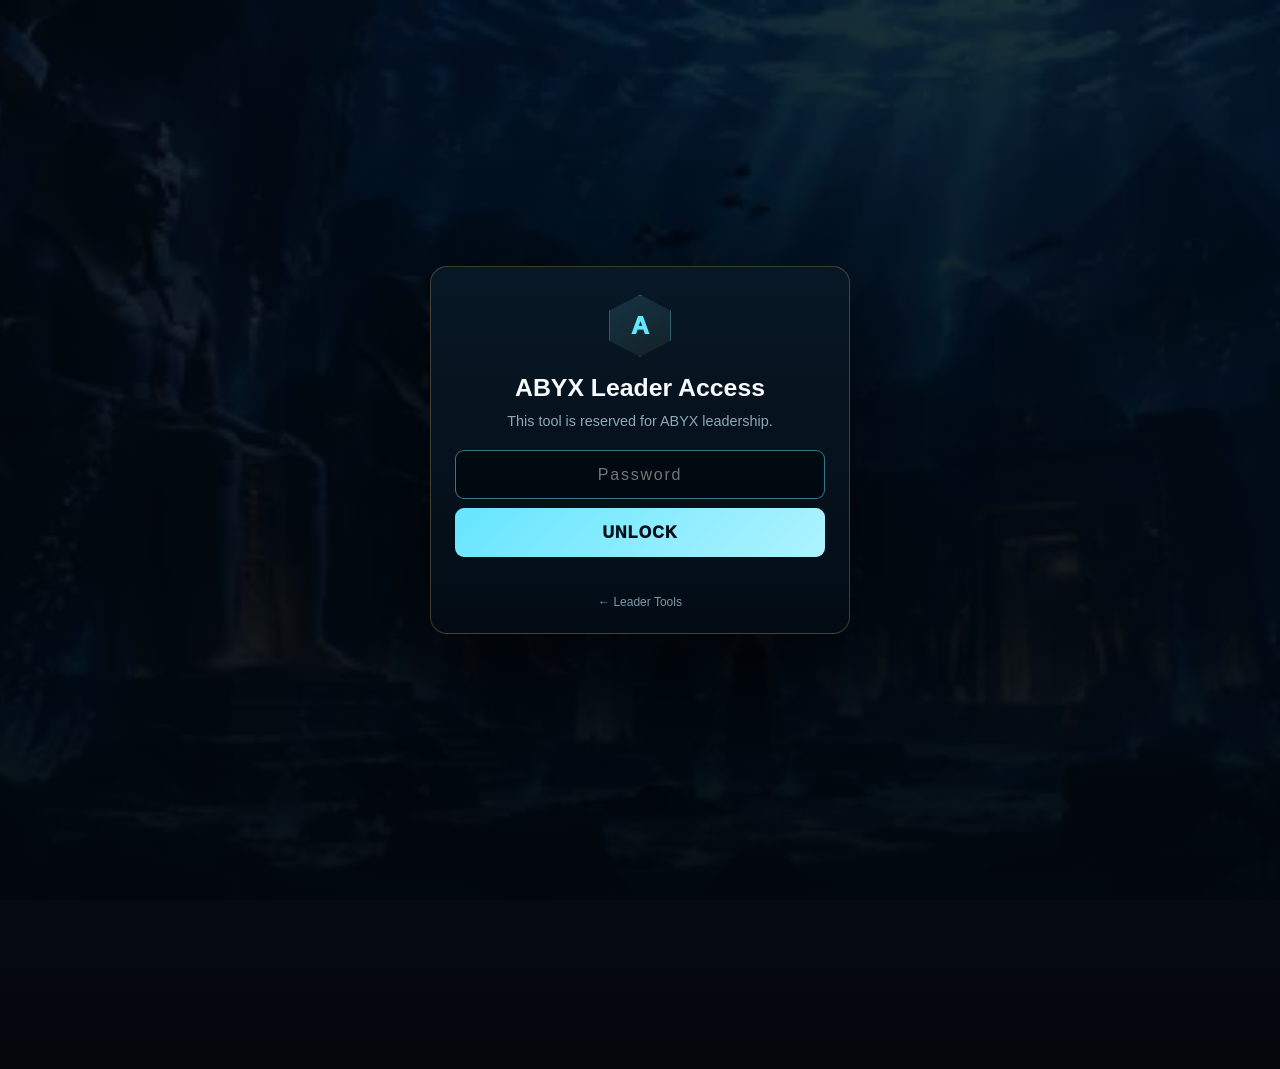
<file: leader-tools/message-forge/index.html>
<!DOCTYPE html>
<html lang="en">
<head>
<meta charset="UTF-8">
<meta name="viewport" content="width=device-width, initial-scale=1, viewport-fit=cover">
<meta name="theme-color" content="#07111d">
<title>ABYX • Message Forge</title>
<style>
:root{--bg:#050911;--shell:#08111d;--card:#0d1826;--card2:#101d2d;--line:#203650;--text:#f4f8ff;--muted:#8da2bc;--blue:#1495ff;--cyan:#5ed7ff;--green:#35d785;--gold:#e9b247;--pink:#ff4fd8;--danger:#ff5e73}
*{box-sizing:border-box}html,body{margin:0;min-height:100%;background:var(--bg);color:var(--text);font-family:Inter,Segoe UI,Arial,sans-serif}
body{background:radial-gradient(circle at 20% -15%,rgba(20,149,255,.17),transparent 35%),linear-gradient(180deg,#050911,#07101b 60%,#04070c);min-height:100vh}
button,input,select,textarea{font:inherit}
.header{min-height:74px;padding:12px 14px;display:flex;align-items:center;justify-content:space-between;gap:10px;background:linear-gradient(180deg,#091522,#07111c);border-bottom:1px solid #14273c;position:sticky;top:0;z-index:20}
.brand{display:flex;align-items:center;gap:10px;min-width:0}.logo{width:45px;height:45px;border-radius:50%;display:grid;place-items:center;background:#0b1d31;border:1px solid #2a608c}.logo svg{width:28px;height:28px}
.brand-title{font-size:15px;font-weight:950}.accent{color:var(--cyan)}.brand-sub{font-size:9px;color:#7188a2;margin-top:3px}
.menu-btn{border:0;background:transparent;color:#a9b9cc;font-size:22px;padding:8px 10px;border-radius:8px;cursor:pointer}
.drawer{position:fixed;inset:0;z-index:50;pointer-events:none}.drawer.open{pointer-events:auto}.shade{position:absolute;inset:0;background:rgba(0,0,0,.58);opacity:0;transition:.2s}.drawer.open .shade{opacity:1}.panel{position:absolute;top:0;right:0;width:min(86vw,340px);height:100%;background:#08111d;border-left:1px solid #203650;transform:translateX(100%);transition:.22s;padding:18px}.drawer.open .panel{transform:translateX(0)}
.drawer h2{font-size:14px;margin:8px 0 14px;color:#cfeaff}.navlink{display:block;text-decoration:none;color:#dce9f7;background:#0d1826;border:1px solid #203650;border-radius:10px;padding:13px 14px;margin-bottom:9px;font-weight:850}.navlink.active{border-color:#1d83d3;background:linear-gradient(180deg,rgba(20,149,255,.22),rgba(20,149,255,.08));color:#fff}
.wrap{max-width:1220px;margin:0 auto;padding:18px 14px 34px}.intro h1{font-size:24px;margin:0 0 5px}.intro p{color:var(--muted);font-size:12px;line-height:1.5;margin:0 0 15px}
.toolbar{display:flex;flex-wrap:wrap;gap:7px;margin-bottom:10px}.tool{border:1px solid #2d4967;background:#101e2d;color:#fff;border-radius:9px;min-height:40px;padding:8px 11px;font-weight:850;cursor:pointer}.tool:hover{border-color:#3f78a8}.tool.active{background:#125fa8;border-color:#38a8ff}.color-wrap{display:flex;align-items:center;gap:7px}.color-input{width:42px;height:40px;border:1px solid #2d4967;border-radius:9px;padding:2px;background:#101e2d}.size-select{min-height:40px;border:1px solid #2d4967;background:#101e2d;color:#fff;border-radius:9px;padding:0 10px}
.grid{display:grid;grid-template-columns:1fr 1fr;gap:12px}.card{background:linear-gradient(180deg,#0d1826,#0a1421);border:1px solid #203650;border-radius:14px;overflow:hidden}.card-head{padding:11px 13px;border-bottom:1px solid #203650;display:flex;justify-content:space-between;gap:10px;align-items:center}.card-head strong{font-size:13px}.counter{font-size:11px;color:#8da2bc}.counter.warn{color:#e9b247}.counter.danger{color:#ff5e73}
.editor{min-height:360px;padding:16px;outline:none;white-space:pre-wrap;overflow-wrap:anywhere;line-height:1.55;background:#0a111b;font-size:16px}.editor:empty:before{content:"Write your alliance message here…";color:#63768d}
.preview{min-height:360px;padding:18px;background:#1a232d;white-space:pre-wrap;overflow-wrap:anywhere;line-height:1.5;font-size:16px}.code{width:100%;min-height:180px;border:0;outline:none;resize:vertical;background:#070c13;color:#dce9f7;padding:14px;font:13px/1.45 Consolas,monospace}
.actions{display:flex;flex-wrap:wrap;gap:8px;padding:12px}.primary,.secondary{border-radius:9px;padding:10px 14px;font-weight:900;cursor:pointer}.primary{border:0;background:linear-gradient(180deg,#2ba9ff,#0874df);color:#fff}.secondary{border:1px solid #28455f;background:#0c1724;color:#d9e4f0}.status{padding:0 12px 12px;font-size:11px;color:#35d785;min-height:16px}
.note{margin-top:12px;font-size:11px;color:#7188a2;line-height:1.5}.preset{border:1px solid #2d4967;background:#0b1623;color:#dce9f7;border-radius:999px;padding:7px 10px;font-size:11px;font-weight:850;cursor:pointer}
@media(max-width:820px){.grid{grid-template-columns:1fr}.editor,.preview{min-height:300px}.wrap{padding:12px 10px 28px}}
</style>
<script>document.documentElement.classList.add("abyx-auth-pending")</script>
<script src="../auth.js?v=ja9" defer></script>
<link rel="stylesheet" href="/install.css?v=2">
<script src="/install.js?v=ja9" defer></script>
<link rel="stylesheet" href="/leader-tools/leader-header.css?v=1">
<script src="/leader-tools/leader-header.js?v=ja9" defer></script>
</head>
<body>
<header class="header">
  <div class="brand">
    <div class="logo"><svg viewBox="0 0 64 64" fill="none"><circle cx="32" cy="20" r="11" fill="#63D7FF"/><path d="M13 53c2-13 10-19 19-19s17 6 19 19" fill="#63D7FF"/></svg></div>
    <div><div class="brand-title">ABYX <span class="accent">MESSAGE FORGE</span></div><div class="brand-sub">Leader Tools • Dark War Survival</div></div>
  </div>
  <button class="menu-btn" id="menuBtn" aria-label="Open menu">☰</button>
</header>

<div class="drawer" id="drawer" aria-hidden="true">
  <div class="shade" id="shade"></div>
  <aside class="panel">
    <h2>ABYX LEADER TOOLS</h2>
    <a class="navlink" href="../franky/">Franky Rally Tool</a>
    <a class="navlink active" href="./">ABYX Message Forge</a>
    <a class="navlink" href="../">Leader Tools Hub</a>
  </aside>
</div>

<main class="wrap">
  <section class="intro">
    <h1>ABYX Message Forge</h1>
    <p>Forge and preview Dark War alliance messages, then copy the generated game code. Limit: 2,000 characters.</p>
  </section>

  <div class="toolbar" id="toolbar">
    <button class="tool" type="button" data-cmd="bold"><b>B</b></button>
    <button class="tool" type="button" data-cmd="italic"><i>I</i></button>
    <button class="tool" type="button" data-cmd="underline"><u>U</u></button>
    <select class="size-select" id="sizeSelect" aria-label="Text size">
      <option value="">Size</option><option value="24">24</option><option value="30">30</option><option value="38">38</option><option value="45">45</option><option value="50">50</option>
    </select>
    <label class="color-wrap"><input class="color-input" id="colorInput" type="color" value="#ff4fd8" aria-label="Text color"></label>
    <button class="preset" type="button" data-color="#FF4FD8">ABYX Pink</button>
    <button class="preset" type="button" data-color="#5DDCFF">Cyan</button>
    <button class="preset" type="button" data-color="#FFD166">Gold</button>
    <button class="preset" type="button" data-color="#FF5E73">Red</button>
    <button class="preset" type="button" data-color="#35D785">Green</button>
    <button class="tool" type="button" id="clearFormat">Clear format</button>
  </div>

  <div class="grid">
    <section class="card">
      <div class="card-head"><strong>MESSAGE</strong><span class="counter" id="visibleCount">0 / 2000 visible</span></div>
      <div class="editor" id="editor" contenteditable="true" spellcheck="true"></div>
    </section>
    <section class="card">
      <div class="card-head"><strong>LIVE PREVIEW</strong><span class="counter" id="codeCount">0 / 2000 game code</span></div>
      <div class="preview" id="preview"></div>
    </section>
  </div>

  <section class="card" style="margin-top:12px">
    <div class="card-head"><strong>GAME CODE</strong><span class="counter" id="remaining">2000 characters remaining</span></div>
    <textarea class="code" id="codeOutput" readonly></textarea>
    <div class="actions">
      <button class="primary" type="button" id="copyBtn">COPY CODE</button>
      <button class="secondary" type="button" id="resetBtn">CLEAR</button>
    </div>
    <div class="status" id="status" aria-live="polite"></div>
  </section>

  <div class="note">The game may count either visible text or raw rich-text code. This tool tracks both, so you can stay safely under the 2,000-character limit.</div>
</main>

<script>
(function(){
const editor=document.getElementById('editor'),preview=document.getElementById('preview'),code=document.getElementById('codeOutput');
const visibleCount=document.getElementById('visibleCount'),codeCount=document.getElementById('codeCount'),remaining=document.getElementById('remaining'),status=document.getElementById('status');
const drawer=document.getElementById('drawer');
function setDrawer(open){drawer.classList.toggle('open',open);drawer.setAttribute('aria-hidden',open?'false':'true')}
document.getElementById('menuBtn').addEventListener('click',()=>setDrawer(true));
document.getElementById('shade').addEventListener('click',()=>setDrawer(false));

function wrapSelection(tag,styleName,styleValue){
  editor.focus();
  const sel=window.getSelection();
  if(!sel||!sel.rangeCount||!editor.contains(sel.anchorNode))return;
  if(tag){document.execCommand(tag,false,null)}
  if(styleName){
    const range=sel.getRangeAt(0);
    if(range.collapsed)return;
    const span=document.createElement('span'); span.style[styleName]=styleValue;
    try{range.surroundContents(span)}catch(e){span.appendChild(range.extractContents());range.insertNode(span)}
    sel.removeAllRanges(); const r=document.createRange(); r.selectNodeContents(span); sel.addRange(r);
  }
  update();
}
document.querySelectorAll('[data-cmd]').forEach(b=>b.addEventListener('click',()=>wrapSelection(b.dataset.cmd)));
document.getElementById('sizeSelect').addEventListener('change',e=>{if(e.target.value)wrapSelection(null,'fontSize',e.target.value+'px');e.target.value=''});
document.getElementById('colorInput').addEventListener('change',e=>wrapSelection(null,'color',e.target.value));
document.querySelectorAll('[data-color]').forEach(b=>b.addEventListener('click',()=>wrapSelection(null,'color',b.dataset.color)));
document.getElementById('clearFormat').addEventListener('click',()=>{editor.focus();document.execCommand('removeFormat',false,null);update()});

function cleanColor(v){if(!v)return'';if(v[0]==='#')return v.toUpperCase();const m=v.match(/\d+/g);if(m&&m.length>=3)return'#'+m.slice(0,3).map(x=>Number(x).toString(16).padStart(2,'0')).join('').toUpperCase();return v}
function nodeToCode(node){
  if(node.nodeType===3)return node.nodeValue;
  if(node.nodeType!==1)return'';
  if(node.tagName==='BR')return'\n';
  let inner=[...node.childNodes].map(nodeToCode).join('');
  const tag=node.tagName.toLowerCase();
  if(tag==='div'||tag==='p'){if(inner&&!inner.endsWith('\n'))inner+='\n'}
  if(tag==='b'||tag==='strong')inner='<b>'+inner+'</b>';
  if(tag==='i'||tag==='em')inner='<i>'+inner+'</i>';
  if(tag==='u')inner='<u>'+inner+'</u>';
  const st=node.style||{};
  if(st.fontWeight && (parseInt(st.fontWeight)>=600||st.fontWeight==='bold'))inner='<b>'+inner+'</b>';
  if(st.fontStyle==='italic')inner='<i>'+inner+'</i>';
  if(st.textDecoration && st.textDecoration.includes('underline'))inner='<u>'+inner+'</u>';
  if(st.color)inner='<color='+cleanColor(st.color)+'>'+inner+'</color>';
  if(st.fontSize){const n=Math.round(parseFloat(st.fontSize));if(n)inner='<size='+n+'>'+inner+'</size>'}
  return inner;
}
function htmlToCode(){return [...editor.childNodes].map(nodeToCode).join('').replace(/\n{3,}/g,'\n\n').replace(/\n$/,'')}
function renderGameCode(raw){
  let safe=raw.replace(/&/g,'&amp;').replace(/</g,'&lt;').replace(/>/g,'&gt;');
  safe=safe.replace(/&lt;b&gt;/gi,'<b>').replace(/&lt;\/b&gt;/gi,'</b>')
           .replace(/&lt;i&gt;/gi,'<i>').replace(/&lt;\/i&gt;/gi,'</i>')
           .replace(/&lt;u&gt;/gi,'<u>').replace(/&lt;\/u&gt;/gi,'</u>')
           .replace(/&lt;color=([^&]+)&gt;/gi,'<span style="color:$1">').replace(/&lt;\/color&gt;/gi,'</span>')
           .replace(/&lt;size=([0-9.]+)&gt;/gi,'<span style="font-size:$1px">').replace(/&lt;\/size&gt;/gi,'</span>');
  return safe;
}
function paintCounter(el,n,label){el.textContent=n+' / 2000 '+label;el.classList.toggle('warn',n>=1600&&n<1850);el.classList.toggle('danger',n>=1850)}
function update(){
  const raw=htmlToCode();code.value=raw;preview.innerHTML=renderGameCode(raw);
  const visible=(editor.innerText||'').replace(/\n$/,'').length, total=raw.length;
  paintCounter(visibleCount,visible,document.documentElement.lang==='ja'?'表示文字':'visible');paintCounter(codeCount,total,document.documentElement.lang==='ja'?'ゲームコード':'game code');
  const left=2000-total;remaining.textContent=(left>=0?left:Math.abs(left))+(left>=0?(document.documentElement.lang==='ja'?' 文字残り':' characters remaining'):(document.documentElement.lang==='ja'?' 文字超過':' characters over limit'));
  remaining.classList.toggle('danger',left<0);remaining.classList.toggle('warn',left>=0&&left<=400);
}
editor.addEventListener('input',update);
editor.addEventListener('paste',e=>{e.preventDefault();const text=(e.clipboardData||window.clipboardData).getData('text/plain');document.execCommand('insertText',false,text)});
document.getElementById('resetBtn').addEventListener('click',()=>{editor.innerHTML='';status.textContent='';update();editor.focus()});
document.getElementById('copyBtn').addEventListener('click',async()=>{
  if(code.value.length>2000){status.textContent=document.documentElement.lang==='ja'?'ゲームコードが2,000文字の上限を超えています。':'Game code is over the 2,000-character limit.';return}
  try{await navigator.clipboard.writeText(code.value);status.textContent=document.documentElement.lang==='ja'?'コードをコピーしました。':'Code copied.'}
  catch(e){code.focus();code.select();document.execCommand('copy');status.textContent=document.documentElement.lang==='ja'?'コードをコピーしました。':'Code copied.'}
});
update();
})();
</script>

<script>
(function(){
  "use strict";
  var pairs=[
    [".brand-sub","Leader Tools • Dark War Survival","リーダーツール • Dark War Survival"],
    [".drawer h2","ABYX LEADER TOOLS","ABYX リーダーツール"],
    [".drawer a[href='../']","Leader Tools Hub","リーダーツールへ戻る"],
    [".intro h1","ABYX Message Forge","ABYX メッセージ作成"],
    [".intro p","Forge and preview Dark War alliance messages, then copy the generated game code. Limit: 2,000 characters.","Dark Warの同盟メッセージを作成・プレビューして、ゲーム用コードをコピーできます。上限は2,000文字です。"],
    ["#sizeSelect option[value='']","Size","サイズ"],
    [".toolbar [data-color='#5DDCFF']","Cyan","シアン"],
    [".toolbar [data-color='#FFD166']","Gold","ゴールド"],
    [".toolbar [data-color='#FF5E73']","Red","レッド"],
    [".toolbar [data-color='#35D785']","Green","グリーン"],
    ["#clearFormat","Clear format","書式を解除"],
    [".grid .card:nth-child(1) .card-head strong","MESSAGE","メッセージ"],
    [".grid .card:nth-child(2) .card-head strong","LIVE PREVIEW","ライブプレビュー"],
    [".wrap > .card .card-head strong","GAME CODE","ゲームコード"],
    ["#copyBtn","COPY CODE","コードをコピー"],
    ["#resetBtn","CLEAR","すべて消去"],
    [".note","The game may count either visible text or raw rich-text code. This tool tracks both, so you can stay safely under the 2,000-character limit.","ゲーム内では表示文字数または装飾コードを含む文字数が計算される場合があります。このツールでは両方を確認できます。"]
  ];
  var jaLabels={"Text size":"文字サイズ","Text color":"文字の色","Open menu":"メニューを開く"};
  function sync(){
    var japan=document.documentElement.lang==="ja";
    pairs.forEach(function(row){var el=document.querySelector(row[0]);if(el)el.textContent=japan?row[2]:row[1]});
    document.querySelectorAll("[aria-label]").forEach(function(el){
      var value=el.getAttribute("aria-label");for(var eng in jaLabels){if(value===eng||value===jaLabels[eng])el.setAttribute("aria-label",japan?jaLabels[eng]:eng)}
    });
    var code=document.getElementById("codeOutput"),counter=document.getElementById("codeCount"),vis=document.getElementById("visibleCount"),remaining=document.getElementById("remaining");
    if(code&&counter&&vis&&remaining){
      var raw=code.value||"",v=(document.getElementById("editor").innerText||"").replace(/\n$/,"").length,total=raw.length,left=2000-total;
      vis.textContent=v+" / 2000 "+(japan?"表示文字":"visible");
      counter.textContent=total+" / 2000 "+(japan?"ゲームコード":"game code");
      remaining.textContent=(left>=0?left:-left)+(japan?(left>=0?" 文字残り":" 文字超過"):(left>=0?" characters remaining":" characters over limit"));
    }
  }
  if(document.readyState==="loading")document.addEventListener("DOMContentLoaded",sync);else sync();
  new MutationObserver(sync).observe(document.documentElement,{attributes:true,attributeFilter:["lang"]});
})();
</script>
</body>
</html>
</file>
<file: install.css>
/* ABYX floating install bubble */
.abyx-install-bubble{
  position:fixed;z-index:4800;top:92px;right:18px;
  min-height:42px;padding:0 15px;display:inline-flex;align-items:center;gap:8px;
  border:1px solid rgba(216,182,110,.34);border-radius:999px;
  background:linear-gradient(135deg,rgba(8,24,38,.96),rgba(4,14,24,.96));
  color:#ead8b2;box-shadow:0 14px 42px rgba(0,0,0,.40),0 0 22px rgba(102,229,255,.05);
  backdrop-filter:blur(16px);cursor:pointer;
  font:900 .69rem/1 Inter,ui-sans-serif,system-ui,-apple-system,BlinkMacSystemFont,"Segoe UI",sans-serif;
  letter-spacing:.055em;text-transform:uppercase;white-space:nowrap;
  transition:transform .2s ease,border-color .2s ease,background .2s ease,opacity .2s ease
}
.abyx-install-bubble:hover{
  transform:translateY(-2px);border-color:rgba(102,229,255,.48);
  background:linear-gradient(135deg,rgba(11,32,48,.98),rgba(7,21,33,.98))
}
.abyx-install-bubble[hidden]{display:none!important}
.abyx-install-bubble-icon{display:grid;place-items:center;width:23px;height:23px;border-radius:50%;background:rgba(102,229,255,.08);color:#66e5ff;font-size:.95rem}
.abyx-install-overlay{position:fixed;inset:0;z-index:5000;display:grid;place-items:center;padding:18px;background:rgba(0,4,9,.78);backdrop-filter:blur(10px)}
.abyx-install-overlay[hidden]{display:none!important}
.abyx-install-dialog{position:relative;width:min(440px,100%);padding:26px 24px 22px;border:1px solid rgba(102,229,255,.20);border-radius:16px;background:linear-gradient(180deg,rgba(9,25,39,.98),rgba(3,12,21,.99));box-shadow:0 35px 110px rgba(0,0,0,.65);color:#f7fbff;font-family:Inter,ui-sans-serif,system-ui,-apple-system,BlinkMacSystemFont,"Segoe UI",sans-serif}
.abyx-install-dialog:before{content:"";position:absolute;left:0;top:0;width:125px;height:2px;background:linear-gradient(90deg,#66e5ff,#d8b66e,transparent)}
.abyx-install-dialog h3{margin:0 34px 9px 0;font-size:1.35rem;letter-spacing:-.02em}
.abyx-install-dialog p{margin:0;color:#98afbd;line-height:1.62;font-size:.92rem}
.abyx-install-steps{margin:18px 0 0;padding:0;list-style:none;display:grid;gap:9px}
.abyx-install-steps li{display:flex;gap:10px;align-items:flex-start;padding:10px 11px;border:1px solid rgba(102,229,255,.10);border-radius:9px;background:rgba(102,229,255,.035);color:#c7d8e1;font-size:.86rem;line-height:1.45}
.abyx-install-stepnum{min-width:22px;height:22px;display:grid;place-items:center;border-radius:50%;background:rgba(216,182,110,.10);color:#d8b66e;font-size:.68rem;font-weight:900}
.abyx-install-close{position:absolute;right:12px;top:11px;width:34px;height:34px;border:0;background:transparent;color:#829aaa;font-size:1.4rem;cursor:pointer}
.abyx-install-actions{display:flex;flex-wrap:wrap;gap:9px;margin-top:18px}
.abyx-install-primary,.abyx-install-secondary{min-height:43px;padding:0 15px;border-radius:8px;font:900 .72rem/1 Inter,system-ui,sans-serif;letter-spacing:.06em;text-transform:uppercase;cursor:pointer}
.abyx-install-primary{border:0;color:#031019;background:linear-gradient(135deg,#71e9ff,#b1f4ff)}
.abyx-install-secondary{border:1px solid rgba(216,182,110,.24);color:#dfc893;background:rgba(216,182,110,.05)}
@media(max-width:640px){
  .abyx-install-bubble{top:76px;right:12px;min-height:39px;padding:0 13px;font-size:.62rem}
  .abyx-install-bubble-icon{width:21px;height:21px}
  .abyx-install-dialog{padding:24px 18px 18px}
}
</file>
<file: alliance-duel/home-card.css>
.vs-daily{display:flex;align-items:center;gap:24px;padding:26px 30px;margin:0 0 24px;border:1px solid rgba(102,229,255,.3);border-radius:12px;background:radial-gradient(circle at 5% 50%,#15384d,transparent 45%),linear-gradient(110deg,#071624,#191329);box-shadow:0 16px 45px #0005;transition:border-color .2s,transform .2s}.vs-daily:hover{border-color:#66e5ff;transform:translateY(-2px)}.vs-daily img{object-fit:contain;border-radius:12px}.vs-daily>div{flex:1}.vs-daily h3{margin:0 0 8px;font-size:1.55rem}.vs-daily p{margin:0;color:#a9c0d1;line-height:1.6}.vs-daily .section-eyebrow{margin-bottom:7px}.vs-daily:focus-visible{outline:3px solid #66e5ff;outline-offset:4px}@media(max-width:700px){.vs-daily{flex-wrap:wrap;padding:22px 18px;gap:16px}.vs-daily img{width:58px;height:58px}.vs-daily .btn{width:100%}.vs-daily h3{font-size:1.2rem}}
</file>
<file: alliance-duel/styles.css>
:root{color-scheme:dark;--cyan:#66e5ff;--gold:#d8b66e}*{box-sizing:border-box}body{margin:0;background:radial-gradient(ellipse at top,#102839,#020811 65%);color:#f7fbff;font-family:Inter,system-ui,-apple-system,"Segoe UI",sans-serif}a{color:inherit;text-decoration:none}main{max-width:1200px;margin:auto;padding:28px 24px}.intro{display:flex;gap:24px;align-items:center;padding:26px 0}.intro img{border-radius:16px}.eyebrow{color:var(--gold);font-size:.7rem;letter-spacing:.18em;font-weight:900}h1{font-size:clamp(2.5rem,6vw,4.5rem);margin:0;letter-spacing:-.04em}p{color:#acc4d4;line-height:1.65}.notice{border:1px solid #d8b66e55;border-radius:10px;padding:18px 22px;background:#d8b66e0c;display:flex;justify-content:space-between;gap:14px;flex-wrap:wrap}.notice strong{color:#ead8b3}.notice span{color:#a1b7c8;font-size:.8rem}.days{display:grid;grid-template-columns:repeat(6,1fr);gap:8px;margin:26px 0}.days a{text-align:center;border:1px solid #66e5ff30;border-radius:10px;padding:14px 6px;background:#071723;font-weight:800}.days small{display:block;color:#a1b7c8;font-size:.7rem;margin-top:5px}.days a[aria-current="true"]{background:linear-gradient(135deg,#66e5ff,#aef3ff);color:#03121b}.days a[aria-current="true"] small{color:#16435a}a:focus-visible,button:focus-visible,summary:focus-visible{outline:3px solid var(--cyan);outline-offset:4px}#sunday{padding:22px;border:1px solid #d8b66e55;border-radius:12px;margin-bottom:24px;background:#17191d}h2{margin:0;font-size:clamp(1.6rem,3vw,2.4rem)}.guide{border:1px solid #66e5ff30;border-radius:14px;padding:24px;background:#06111ddd}.guide-head{display:flex;justify-content:space-between;gap:22px;align-items:center}.guide-head p:last-child{max-width:640px}.actions{display:flex;gap:8px;flex-wrap:wrap;justify-content:flex-end}.actions a,.actions button{font:inherit;font-size:.78rem;font-weight:800;padding:12px 14px;background:#10293a;border:1px solid #66e5ff44;border-radius:8px;color:#dcf8ff;cursor:pointer;white-space:nowrap}#guide-image{display:block;width:min(100%,850px);height:auto;margin:20px auto 0;border-radius:8px;background:#020811}details{margin:22px auto 0;max-width:850px;border-top:1px solid #66e5ff30;padding-top:18px}summary{cursor:pointer;font-weight:800;color:var(--cyan)}li{margin:10px 0;color:#acc4d4;line-height:1.6}footer{padding:40px 24px;text-align:center;color:#829aaa;font-size:.8rem}[hidden]{display:none!important}@media(max-width:760px){.days{grid-template-columns:repeat(3,1fr)}.guide-head{display:block}.actions{justify-content:flex-start}.guide{padding:16px}.intro{gap:16px}.intro img{width:62px;height:62px}main{padding:16px}.notice{padding:16px}}

main{padding-top:110px}@media(max-width:640px){main{padding-top:90px}}

main{padding-top:110px}@media(max-width:640px){main{padding-top:90px}}
</file>
<file: alliance-duel/hub-header.css>
:root{--max:1200px}.shell{width:min(var(--max),calc(100% - 36px));margin:auto}
    .topbar{position:fixed;inset:0 0 auto;z-index:50;padding-top:env(safe-area-inset-top,0px)}
    .topbar:before{content:"";position:absolute;inset:0;background:linear-gradient(180deg,rgba(1,7,13,.84),rgba(1,7,13,.32) 70%,transparent);pointer-events:none}
    .nav{min-height:82px;display:flex;align-items:center;justify-content:space-between;gap:22px;position:relative;z-index:1}
    .brand{display:flex;align-items:center;gap:13px;font-weight:950;letter-spacing:.16em;text-transform:uppercase;white-space:nowrap}
    .brand-mark{
      position:relative;width:42px;height:42px;display:grid;place-items:center;
      border:1px solid rgba(102,229,255,.32);
      background:linear-gradient(145deg,rgba(102,229,255,.16),rgba(216,182,110,.06));
      clip-path:polygon(50% 0,100% 26%,100% 74%,50% 100%,0 74%,0 26%);
      box-shadow:0 0 28px rgba(45,193,231,.18);color:var(--cyan)
    }
    .brand-mark:after{content:"";position:absolute;inset:5px;border:1px solid rgba(216,182,110,.35);clip-path:inherit}
    .brand small{display:block;color:#7891a4;font-size:.52rem;letter-spacing:.26em;margin-top:3px;font-weight:700}
    .nav-links{
      display:flex;align-items:center;gap:7px;padding:6px;
      border:1px solid rgba(255,255,255,.06);border-radius:999px;
      background:rgba(2,10,17,.38);backdrop-filter:blur(14px)
    }
    .nav-links a{padding:10px 15px;border-radius:999px;color:#a5b6c4;font-size:.76rem;font-weight:850;letter-spacing:.075em;text-transform:uppercase;transition:.2s ease}
    .nav-links a:hover{color:#fff;background:rgba(102,229,255,.08)}
    .leader-nav{color:#d9bd82!important}
    .nav-cta{padding:11px 16px;border-radius:8px;color:#031018!important;background:linear-gradient(135deg,var(--cyan),#90efff);box-shadow:0 8px 28px rgba(102,229,255,.14)}
    .nav-actions{display:flex;align-items:center;gap:9px}
    .lang-picker{position:relative}
    .lang-current{
      min-width:52px;height:42px;padding:0 11px;display:flex;align-items:center;justify-content:center;gap:6px;
      border:1px solid rgba(255,255,255,.09);border-radius:9px;background:rgba(2,10,17,.5);
      color:#c4d7e3;backdrop-filter:blur(14px);cursor:pointer;font-size:.67rem;font-weight:900;letter-spacing:.08em;
      transition:.2s ease
    }
    .lang-current:hover,.lang-picker.open .lang-current{border-color:rgba(102,229,255,.32);color:#fff;background:rgba(102,229,255,.07)}
    .lang-current:after{content:"▾";font-size:.62rem;color:#6aaec1;transition:.2s ease}
    .lang-picker.open .lang-current:after{transform:rotate(180deg)}
    .lang-menu{
      position:absolute;top:calc(100% + 9px);right:0;min-width:190px;padding:7px;
      border:1px solid rgba(102,229,255,.14);border-radius:11px;
      background:rgba(3,12,21,.96);backdrop-filter:blur(18px);box-shadow:0 24px 60px rgba(0,0,0,.5);
      opacity:0;visibility:hidden;transform:translateY(-6px);transition:.18s ease
    }
    .lang-picker.open .lang-menu{opacity:1;visibility:visible;transform:translateY(0)}
    .lang-option{
      width:100%;height:37px;padding:0 11px;display:flex;align-items:center;justify-content:space-between;
      border:0;border-radius:7px;background:transparent;color:#93a9b8;cursor:pointer;text-align:left;
      font-size:.72rem;font-weight:800;letter-spacing:.035em
    }
    .lang-option:hover{color:#fff;background:rgba(102,229,255,.07)}
    .lang-option.active{color:#07131c;background:linear-gradient(135deg,#70e9ff,#aef3ff)}
    .lang-code{font-size:.6rem;letter-spacing:.1em;opacity:.7}



@media(max-width:920px){.nav-links a:not(.nav-cta){display:none}.nav-links{border:0;background:transparent;padding:0}}@media(max-width:640px){.shell{width:min(100% - 26px,var(--max))}.nav{min-height:70px}.brand{font-size:.88rem}.brand-mark{width:37px;height:37px}.nav-cta{padding:10px 12px!important;font-size:.62rem!important}.nav-actions{gap:6px}.lang-current{min-width:46px;height:38px;padding:0 9px}.lang-menu{position:fixed;top:calc(66px + env(safe-area-inset-top,0px));right:13px;left:13px;min-width:0;max-height:calc(100dvh - 80px - env(safe-area-inset-top,0px));overflow-y:auto}}
</file>
<file: hub-pages.css>
:root{color-scheme:dark;--bg:#020811;--panel:#0a1c2d;--text:#f7fbff;--cyan:#66e5ff;--gold:#d8b66e}*{box-sizing:border-box}body{margin:0;min-height:100vh;background:radial-gradient(circle at 85% 0%,#123247 0%,transparent 35%),#020811;color:var(--text);font:16px/1.6 Inter,system-ui,Arial,sans-serif}a{color:inherit;text-decoration:none}.shell{width:min(1120px,calc(100% - 36px));margin:auto}.top{padding:24px 0;border-bottom:1px solid #234055;background:#06121f}.nav{display:flex;justify-content:space-between;align-items:center;flex-wrap:wrap;gap:18px}.brand{font-weight:900;letter-spacing:.18em;color:#fff}.links{display:flex;gap:18px;flex-wrap:wrap;align-items:center}.links a:hover{color:var(--cyan)}select{background:#0a1b2a;color:#e8f5ff;border:1px solid #345269;border-radius:8px;padding:10px}.hero{padding:72px 0 36px}.eyebrow{text-transform:uppercase;letter-spacing:.17em;font-size:.75rem;color:var(--gold);font-weight:800}h1{font-size:clamp(2.2rem,6vw,4rem);line-height:1.12;margin:12px 0;color:#f9fbff}h2{font-size:1.3rem;margin:.5rem 0}p{color:#b4cbd8}main{padding-bottom:100px}.cards{display:grid;grid-template-columns:repeat(2,minmax(0,1fr));gap:22px}.post{overflow:hidden;border:1px solid #284457;background:linear-gradient(160deg,#0d2537,#06121e);border-radius:14px}.thumb{height:220px;background:linear-gradient(125deg,#173d53,#151b2b);display:grid;place-items:center;color:var(--gold);font-size:3rem;overflow:hidden}.thumb img{width:100%;height:100%;object-fit:cover}.post-copy{padding:24px}.post small{color:var(--gold);letter-spacing:.08em}.action{display:inline-flex;gap:10px;align-items:center;margin-top:12px;padding:10px 15px;border:1px solid #548ca6;border-radius:8px;font-weight:700;color:#8eecff}.empty{border:1px dashed #416073;padding:35px;border-radius:14px;color:#afc4d3}.notice{max-width:760px;border-left:3px solid var(--gold);background:#102231;padding:24px;border-radius:0 10px 10px 0;margin:24px 0}footer{border-top:1px solid #263c49;padding:25px;color:#819aaa}.pill{display:inline-block;border:1px solid #846f46;color:#e6c681;border-radius:50px;padding:6px 14px;font-size:.7rem;font-weight:800;letter-spacing:.12em;text-transform:uppercase}@media(max-width:700px){.cards{grid-template-columns:1fr}.hero{padding:45px 0 30px}.links{gap:12px}}
</file>
<file: next-season/guide.css>
/* ABYX Season 8 field guide — self-contained, responsive design */
:root{--s8-aqua:#81d7d9;--s8-mint:#a8d1b6;--s8-amber:#e6c181;--s8-ink:#eaf5f3;--s8-muted:#b4c7cc}
html{scroll-behavior:smooth}
body{background:radial-gradient(ellipse 65% 20% at 72% 7%,rgba(47,133,135,.19),transparent),radial-gradient(ellipse 45% 30% at 8% 68%,rgba(73,99,76,.07),transparent),#06111a}
main.shell{max-width:1180px;padding-bottom:78px}
.guide-hero{isolation:isolate;position:relative;overflow:hidden;margin:36px 0 22px;border:1px solid rgba(166,210,190,.28);border-radius:22px;background:radial-gradient(ellipse at 92% 30%,rgba(103,173,142,.25),transparent 50%),linear-gradient(112deg,#102c34 0%,#153c46 52%,#204b49 100%);padding:clamp(25px,5vw,55px);box-shadow:0 18px 75px rgba(0,0,0,.2)}
.guide-hero:before{content:"";position:absolute;pointer-events:none;right:-7%;top:-18%;width:67%;height:115%;opacity:.24;background:repeating-radial-gradient(ellipse at 85% 90%,transparent 0 26px,rgba(222,201,143,.22) 27px 29px,transparent 30px 48px);transform:rotate(-16deg);z-index:-1}
.guide-hero:after{content:"🦖";position:absolute;right:2%;bottom:-83px;font-size:clamp(180px,32vw,420px);line-height:1;opacity:.085;pointer-events:none;transform:rotate(-8deg);z-index:-1}
.guide-topline{display:flex;gap:12px;align-items:center;justify-content:space-between;flex-wrap:wrap;font-size:.72rem;font-weight:800;letter-spacing:.14em;text-transform:uppercase;color:#cbe4d8}
.guide-status{border:1px solid rgba(240,199,121,.48);border-radius:99px;padding:7px 13px;color:#f4d79c;background:rgba(14,27,30,.45);letter-spacing:.055em}
.guide-hero h1{font-size:clamp(2.7rem,7vw,5rem);font-weight:950;letter-spacing:-.035em;line-height:1.03;margin:24px 0 14px;max-width:710px}
.guide-hero h1 span{color:#e6c181}
.guide-lead{color:#e1f2ed;max-width:760px;font-size:clamp(1rem,2vw,1.2rem);line-height:1.65;margin:0}
.guide-warning{color:#bcd5d6;font-size:.88rem;max-width:780px;margin:14px 0 0}
.guide-credit{font-size:.78rem;color:#d6cba8;margin:22px 0 0}
.guide-metrics{display:grid;grid-template-columns:repeat(4,minmax(0,1fr));gap:10px;margin-top:32px;max-width:860px}
.guide-metric{min-width:0;padding:14px 16px;background:rgba(2,20,27,.43);border:1px solid rgba(255,255,255,.13);border-radius:11px}
.guide-metric strong{display:block;font-size:clamp(1.25rem,2.5vw,1.9rem);color:#f8f8eb;line-height:1.25;font-variant-numeric:tabular-nums}
.guide-metric span{display:block;font-size:.64rem;font-weight:850;letter-spacing:.09em;text-transform:uppercase;color:#badad2;margin-top:4px}
.guide-intro{display:grid;grid-template-columns:1.6fr 1fr;gap:16px;margin:18px 0 30px}
.guide-intro article{border:1px solid rgba(153,194,191,.17);background:linear-gradient(140deg,rgba(28,55,62,.92),rgba(11,30,43,.92));border-radius:15px;padding:21px 24px}
.guide-intro article:nth-child(2){background:linear-gradient(125deg,rgba(73,64,43,.42),rgba(24,37,42,.95));border-color:rgba(227,193,122,.19)}
.guide-intro h2{font-size:1rem;color:#e8d6ae;margin:0 0 9px}
.guide-intro p{margin:0;color:#c6dadc;font-size:.9rem}
.guide-toc{scroll-margin-top:20px;border:1px solid rgba(170,203,191,.26);border-radius:17px;padding:clamp(17px,3vw,27px);background:linear-gradient(135deg,rgba(21,44,53,.95),rgba(14,32,45,.95));margin-bottom:32px}
.guide-toc-top{display:flex;justify-content:space-between;align-items:center;gap:12px;margin-bottom:18px}
.guide-toc h2{font-size:clamp(1.2rem,2.2vw,1.5rem);color:#faf7ee;margin:0}
.guide-toc small{color:#9fc7c8}
.guide-toc-list{display:grid;grid-template-columns:repeat(3,minmax(0,1fr));gap:9px;list-style:none;margin:0;padding:0}
.guide-toc-list li{min-width:0}
.guide-toc-list a{display:flex;align-items:center;gap:10px;min-height:56px;padding:10px 13px;border:1px solid rgba(150,202,196,.2);border-radius:10px;color:#d9eff0;background:rgba(7,22,33,.55);font-size:.9rem;font-weight:750;transition:transform .18s,border-color .18s,background .18s}
.guide-toc-list a:hover,.guide-toc-list a:focus-visible{border-color:rgba(232,197,132,.7);background:#21414b;transform:translateY(-2px)}
.toc-num{font-size:.7rem;font-weight:900;color:#f0ce93;min-width:24px}
.toc-icon{font-size:1.15rem}
.guide-section{scroll-margin-top:18px;padding:21px 0 29px;border-bottom:1px solid rgba(153,197,193,.16)}
.guide-section-head{display:flex;align-items:flex-start;gap:14px;margin:0 0 17px}
.guide-section-icon{width:47px;height:47px;flex:0 0 47px;display:grid;place-items:center;border-radius:12px;border:1px solid rgba(235,194,119,.32);background:linear-gradient(140deg,#31504d,#192d39);font-size:1.45rem}
.guide-section h2{font-size:clamp(1.36rem,3vw,1.85rem);line-height:1.22;margin:0 0 6px;color:#f5f5e8;letter-spacing:-.014em}
.guide-section-intro{font-size:.93rem;max-width:880px;color:#b5c9c9;margin:0}
.guide-grid{display:grid;grid-template-columns:repeat(2,minmax(0,1fr));gap:13px}
.guide-card{border-radius:13px;border:1px solid rgba(151,197,191,.22);padding:20px 22px;background:linear-gradient(135deg,#142e3a 0%,#0d222f 100%);box-shadow:0 8px 30px rgba(0,0,0,.09)}
.guide-card:nth-child(2n){background:linear-gradient(135deg,#1c343c 0%,#112633 100%)}
.guide-card h3{margin:0 0 11px;color:#f2d6a6;font-size:1.02rem;line-height:1.3}
.guide-card ul{margin:0;padding-left:18px;color:#c8d8dc;font-size:.9rem}
.guide-card li{margin:0 0 9px;padding-left:2px}
.guide-card li:last-child{margin-bottom:0}
.guide-card li::marker{color:#94d8c6}
.guide-back{display:inline-flex;align-items:center;gap:6px;margin-top:12px;font-size:.81rem;font-weight:800;color:#a4dbd2;padding:4px 0}
.guide-back:hover{color:#f0d7a9;text-decoration:underline}
.guide-tail{padding:23px 24px;margin-top:30px;border:1px solid rgba(232,186,117,.28);border-radius:14px;background:linear-gradient(90deg,rgba(101,72,45,.22),rgba(16,44,47,.67));color:#d6d9cc}
.guide-tail h2{margin:0 0 8px;font-size:1.1rem;color:#f6ddb4}
.guide-tail p{margin:0;font-size:.91rem;color:#cbd5d2}
.guide-fab{position:fixed;right:20px;bottom:calc(20px + env(safe-area-inset-bottom,0px));z-index:25;display:inline-flex;align-items:center;justify-content:center;gap:10px;max-width:min(300px,calc(100vw - 32px));min-height:48px;padding:11px 17px;border:1px solid rgba(166,225,209,.73);border-radius:999px;background:linear-gradient(125deg,#1b5556,#17383d);color:#f5f7e9;font-size:.85rem;font-weight:800;line-height:1.3;box-shadow:0 8px 26px rgba(0,8,14,.48),inset 0 1px 0 rgba(255,255,255,.13);backdrop-filter:blur(10px);-webkit-backdrop-filter:blur(10px);transition:transform .18s,border-color .18s,background .18s}
.guide-fab[hidden]{display:none!important}
.guide-fab-icon{font-size:1.28rem;font-weight:900;line-height:1;color:#f7d69a}
.guide-fab:hover,.guide-fab:focus-visible{background:#256362;border-color:#e6c181;transform:translateY(-2px);color:white}
.guide-fab:focus-visible{outline:2px solid #e6c181;outline-offset:3px}
@media(max-width:820px){.guide-toc-list{grid-template-columns:repeat(2,minmax(0,1fr))}.guide-intro{grid-template-columns:1fr}.guide-metrics{grid-template-columns:repeat(2,minmax(0,1fr))}}
@media(max-width:620px){.guide-hero{margin:18px 0;padding:25px 21px}.guide-metric{padding:11px}.guide-toc-list{grid-template-columns:1fr}.guide-grid{grid-template-columns:1fr}.guide-section{padding:20px 0}.guide-section-head{gap:10px}.guide-section-icon{width:40px;height:40px;flex-basis:40px}.guide-card{padding:18px}.guide-toc-top{align-items:start}.guide-toc small{display:none}}
@media(prefers-reduced-motion:reduce){html{scroll-behavior:auto}.guide-toc-list a{transition:none}}

@media(max-width:620px){.guide-fab{right:12px;bottom:calc(12px + env(safe-area-inset-bottom,0px));padding:10px 13px;min-height:45px;font-size:.8rem}}
@media(prefers-reduced-motion:reduce){.guide-fab{transition:none}}


/* Illustrations — original assets, designed to complement the text */
.guide-hero-art{margin:25px 0 17px;border:1px solid rgba(232,215,162,.3);border-radius:15px;overflow:hidden;box-shadow:0 12px 32px rgba(0,10,20,.17);background:#164250;height:clamp(160px,31vw,305px)}
.guide-hero-art img,.guide-chapter-art img,.guide-map-figure img{display:block;width:100%;height:100%;object-fit:cover}
.guide-hero-art img{object-position:center 64%}
.guide-chapter-art{margin:0 0 18px;border:1px solid rgba(190,220,204,.26);border-radius:13px;overflow:hidden;background:#143e49;height:clamp(130px,27vw,265px);box-shadow:0 8px 26px rgba(0,8,19,.16)}
.guide-map{margin:18px 0 31px;border:1px solid rgba(181,211,195,.29);border-radius:18px;overflow:hidden;background:linear-gradient(125deg,#152e3e,#152f3b 72%,#213b37)}
.guide-map-head{padding:24px 26px 16px}
.guide-map-head h2{color:#f6e5bc;font-size:clamp(1.25rem,2.4vw,1.65rem);margin:0 0 6px}
.guide-map-head p{color:#c5d8d9;font-size:.84rem;line-height:1.6;max-width:970px;margin:0}
.guide-map-layout{display:grid;grid-template-columns:minmax(0,1.65fr) minmax(260px,.85fr);align-items:stretch;gap:0;margin:0 15px 16px;overflow:hidden;border:1px solid rgba(156,197,193,.18);border-radius:12px;background:#091f2c}
.guide-map-figure{margin:0;min-height:230px;background:#13333e}
.guide-map-figure img{aspect-ratio:1200/520;object-fit:cover}
.guide-map-key{display:flex;flex-direction:column;justify-content:center;padding:18px 21px;border-left:1px solid rgba(177,213,200,.2);gap:0}
.guide-map-key>div{display:flex;gap:13px;align-items:center;padding:14px 0;border-bottom:1px solid rgba(173,213,206,.14);color:#e4f1ec;font-size:.86rem;font-weight:720;line-height:1.45}
.guide-map-key>div:last-child{border:0}
.guide-map-dot{display:inline-block;flex:0 0 15px;width:15px;height:15px;border-radius:4px;box-shadow:0 0 0 3px rgba(255,255,255,.055)}
.zone-first{background:linear-gradient(130deg,#72c7ea 0%,#72c7ea 48%,#f0b96e 49%,#f0b96e 100%)}
.zone-later{background:linear-gradient(130deg,#9bdfaa 0%,#9bdfaa 48%,#a49eea 49%,#a49eea 100%)}
.zone-blockade{background:#a98bcb}
.zone-core{background:#e77367}
@media(max-width:780px){.guide-map-layout{grid-template-columns:1fr}.guide-map-figure{min-height:0}.guide-map-key{border-left:0;border-top:1px solid rgba(177,213,200,.2);display:grid;grid-template-columns:repeat(2,minmax(0,1fr));gap:0 16px}.guide-map-key>div{min-height:62px}}
@media(max-width:520px){.guide-map-head{padding:19px 18px 13px}.guide-map-layout{margin:0 9px 10px}.guide-map-key{display:flex;padding:8px 16px}.guide-map-key>div{padding:10px 0;min-height:0}.guide-chapter-art{height:clamp(120px,38vw,210px)}.guide-hero-art{height:clamp(138px,42vw,220px);margin-top:19px}}
</file>
<file: leader-tools/leader-header.css>
.abyx-site-topbar{position:fixed;inset:0 0 auto;z-index:40;padding-top:env(safe-area-inset-top,0px);background:linear-gradient(180deg,rgba(1,7,13,.97),rgba(1,7,13,.88));border-bottom:1px solid rgba(102,229,255,.10);backdrop-filter:blur(14px);font-family:Inter,ui-sans-serif,system-ui,-apple-system,BlinkMacSystemFont,"Segoe UI",sans-serif}.abyx-site-shell{width:min(1200px,calc(100% - 36px));margin:auto}.abyx-site-nav{min-height:82px;display:flex;align-items:center;justify-content:space-between;gap:18px}.abyx-site-brand{display:flex;align-items:center;gap:12px;color:#f7fbff;text-decoration:none;font-weight:950;letter-spacing:.15em;text-transform:uppercase;white-space:nowrap}.abyx-site-mark{position:relative;width:42px;height:42px;display:grid;place-items:center;border:1px solid rgba(102,229,255,.32);background:linear-gradient(145deg,rgba(102,229,255,.16),rgba(216,182,110,.06));clip-path:polygon(50% 0,100% 26%,100% 74%,50% 100%,0 74%,0 26%);color:#66e5ff}.abyx-site-mark:after{content:"";position:absolute;inset:5px;border:1px solid rgba(216,182,110,.35);clip-path:inherit}.abyx-site-brand small{display:block;color:#7891a4;font-size:.52rem;letter-spacing:.22em;margin-top:3px;font-weight:700}.abyx-site-actions{display:flex;align-items:center;gap:9px}.abyx-site-links{display:flex;align-items:center;gap:7px;padding:6px;border:1px solid rgba(255,255,255,.06);border-radius:999px;background:rgba(2,10,17,.42)}.abyx-site-links a{padding:10px 14px;border-radius:999px;color:#a5b6c4;text-decoration:none;font-size:.72rem;font-weight:850;letter-spacing:.06em;text-transform:uppercase}.abyx-site-links a:hover,.abyx-site-links a.active{color:#fff;background:rgba(102,229,255,.08)}.abyx-site-links a.active{color:#e2ca96;background:rgba(216,182,110,.08)}.abyx-site-lang{position:relative}.abyx-site-lang-current{min-width:52px;height:42px;padding:0 11px;display:flex;align-items:center;justify-content:center;gap:6px;border:1px solid rgba(255,255,255,.09);border-radius:9px;background:rgba(2,10,17,.5);color:#c4d7e3;cursor:pointer;font-size:.67rem;font-weight:900;letter-spacing:.08em}.abyx-site-lang-current:after{content:"▾";font-size:.62rem;color:#6aaec1}.abyx-site-lang-menu{position:absolute;top:calc(100% + 9px);right:0;min-width:190px;padding:7px;border:1px solid rgba(102,229,255,.14);border-radius:11px;background:rgba(3,12,21,.98);box-shadow:0 24px 60px rgba(0,0,0,.5);opacity:0;visibility:hidden;transform:translateY(-6px);transition:.18s ease}.abyx-site-lang.open .abyx-site-lang-menu{opacity:1;visibility:visible;transform:translateY(0)}.abyx-site-lang-option{width:100%;height:37px;padding:0 11px;display:flex;align-items:center;justify-content:space-between;border:0;border-radius:7px;background:transparent;color:#93a9b8;cursor:pointer;text-align:left;font-size:.72rem;font-weight:800}.abyx-site-lang-option:hover{color:#fff;background:rgba(102,229,255,.07)}.abyx-site-lang-option.active{color:#07131c;background:linear-gradient(135deg,#70e9ff,#aef3ff)}.abyx-site-lang-code{font-size:.6rem;letter-spacing:.1em;opacity:.7}body{padding-top:82px!important}.header{top:82px!important}.drawer,.global-drawer{z-index:60!important}@media(max-width:760px){.abyx-site-shell{width:min(100% - 22px,1200px)}.abyx-site-nav{min-height:70px}.abyx-site-brand small{display:none}.abyx-site-links a{display:none}.abyx-site-links a.active{display:block;padding:9px 12px}.abyx-site-brand{font-size:.88rem}.abyx-site-mark{width:38px;height:38px}body{padding-top:70px!important}.header{top:70px!important}}#preview.preview{background:#EADDCB!important;color:#5F4540!important}
/* iOS standalone / fullscreen safe-area spacing */
body{padding-top:calc(82px + env(safe-area-inset-top,0px))!important}
.header{top:calc(82px + env(safe-area-inset-top,0px))!important}
@media(max-width:760px){body{padding-top:calc(70px + env(safe-area-inset-top,0px))!important}.header{top:calc(70px + env(safe-area-inset-top,0px))!important}.abyx-site-lang-menu{max-height:calc(100dvh - 90px - env(safe-area-inset-top,0px));overflow-y:auto}}
</file>
